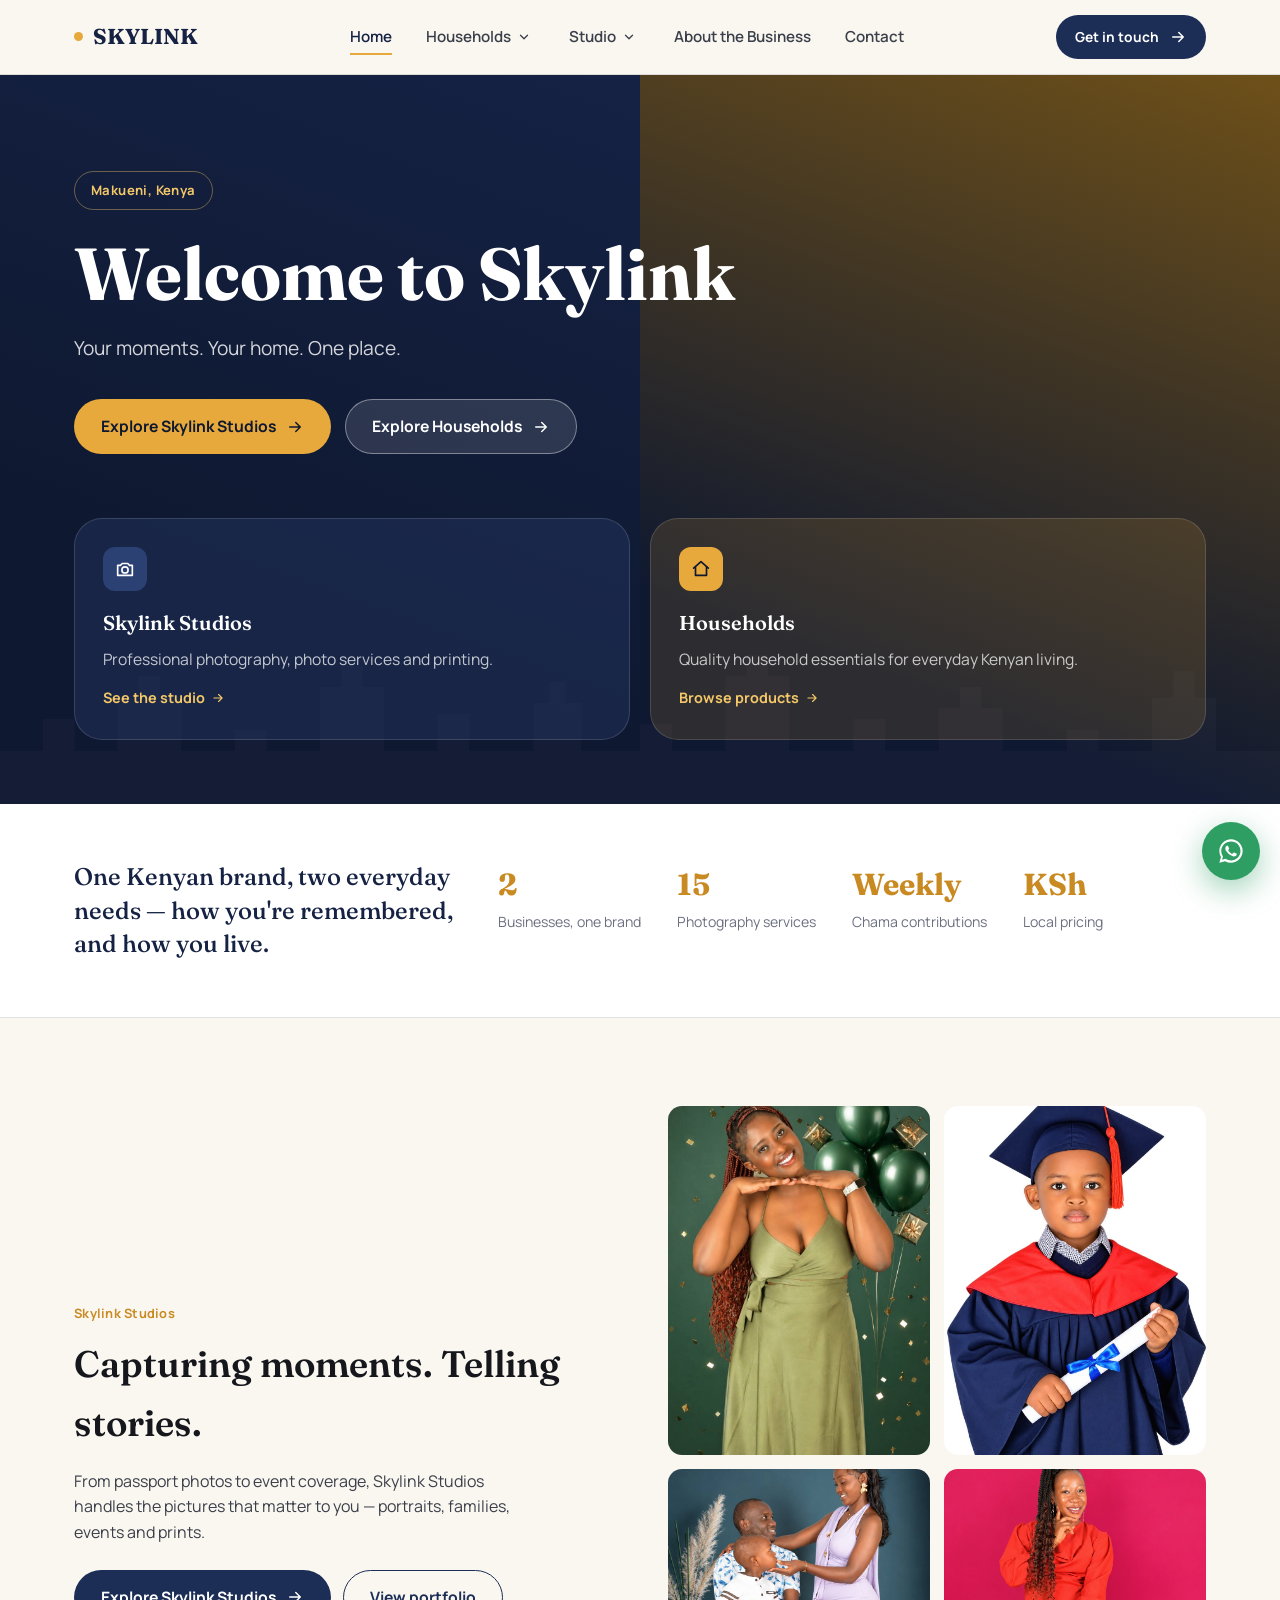
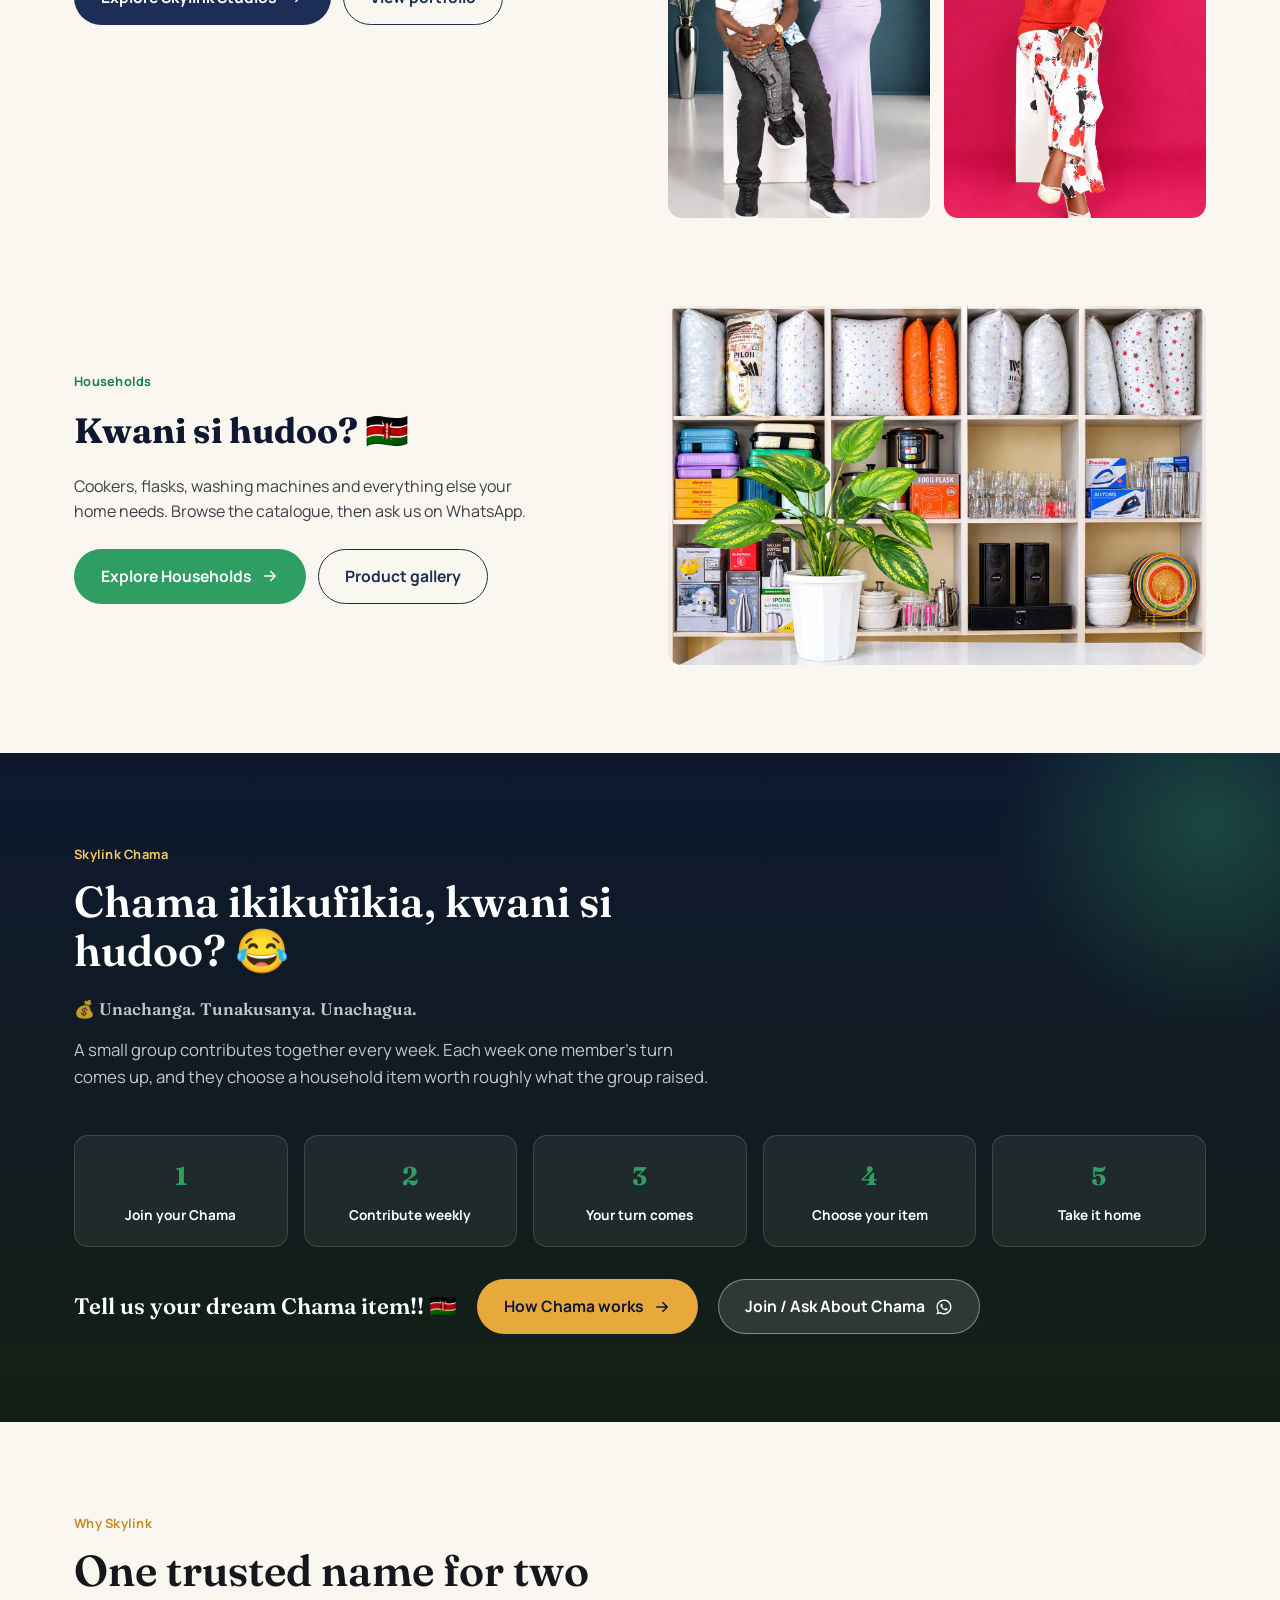
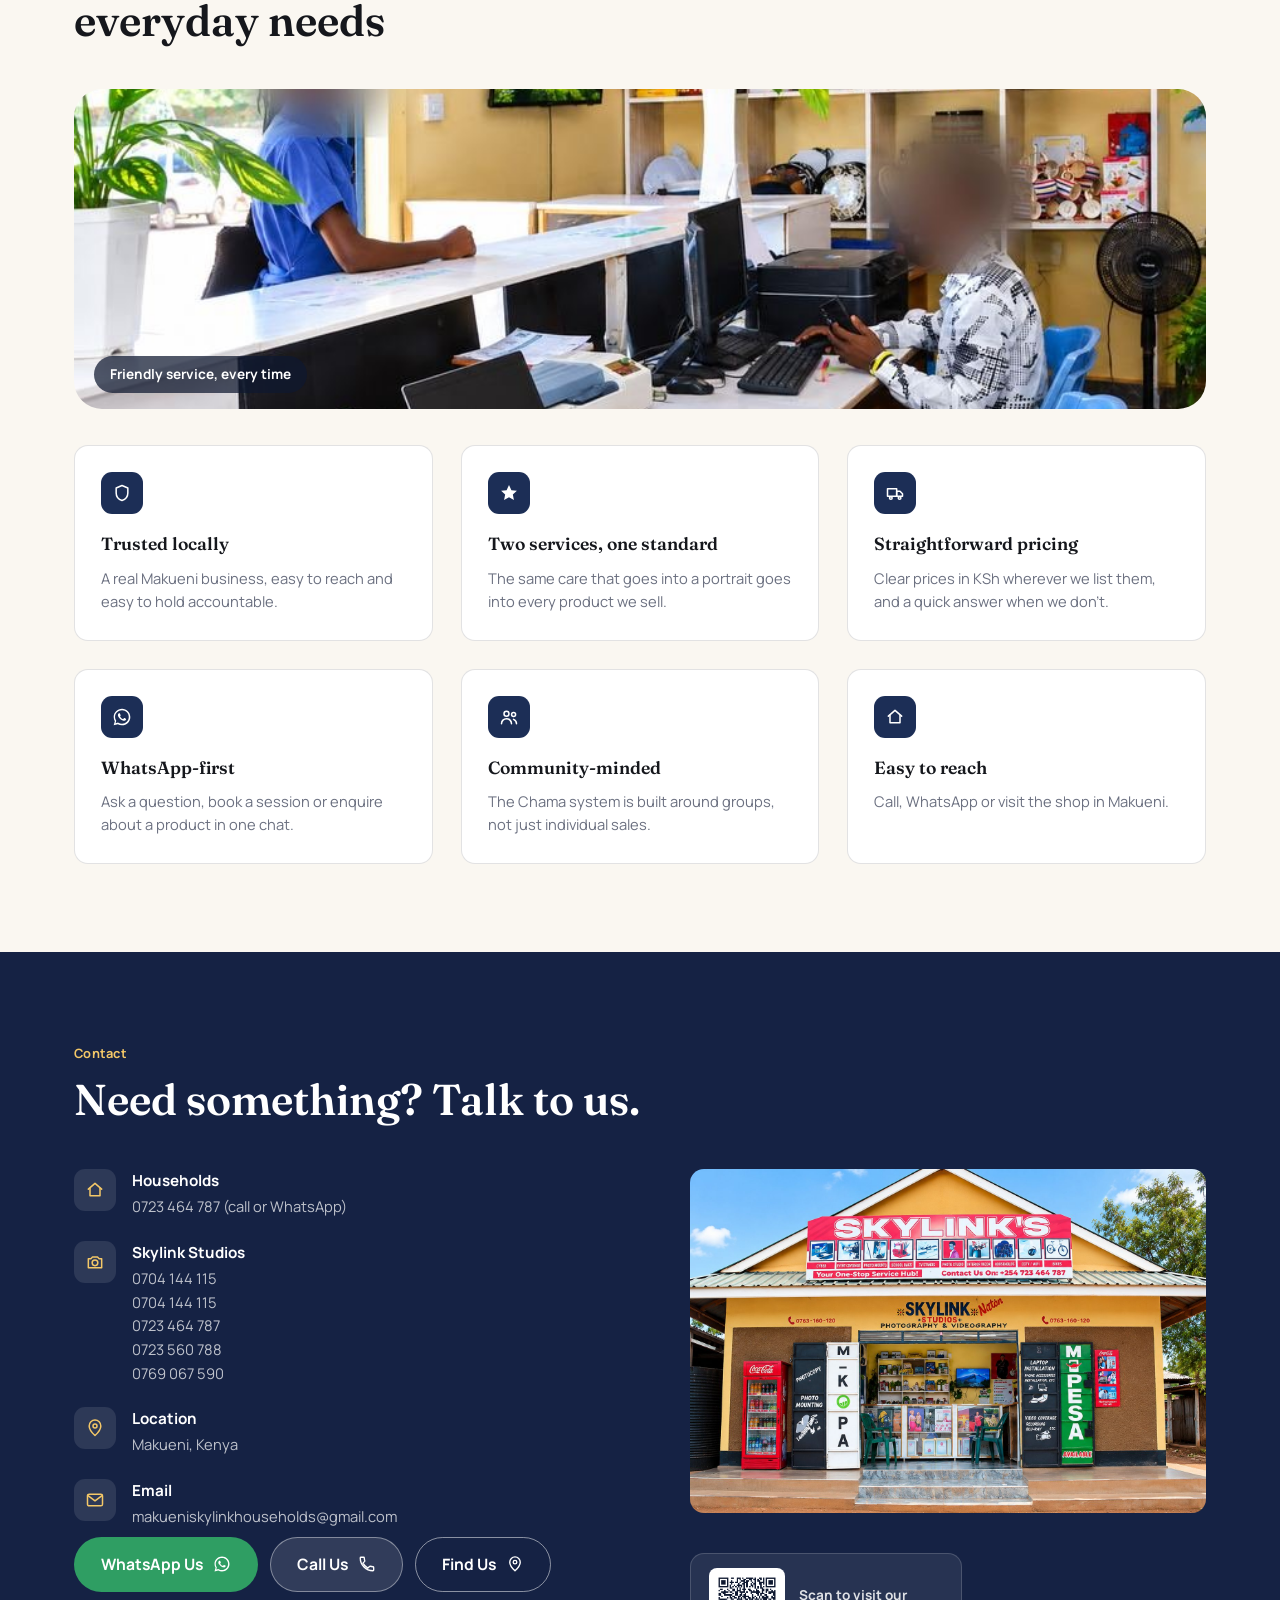
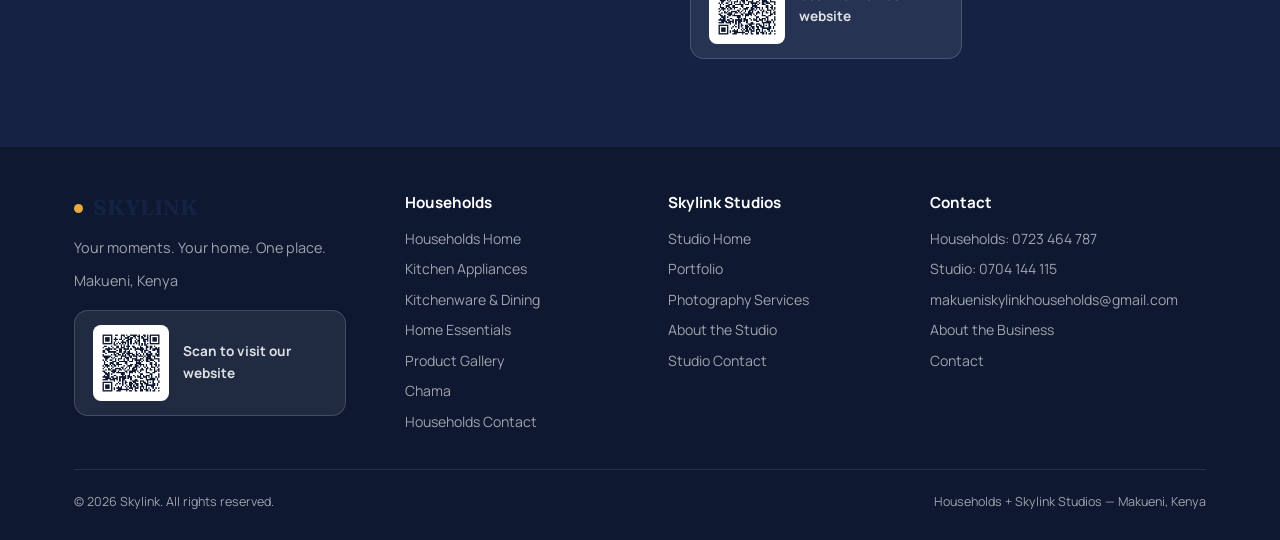
<file: index.html>
<!DOCTYPE html>
<html lang="en">
<head>
<meta charset="UTF-8">
<meta name="viewport" content="width=device-width, initial-scale=1, viewport-fit=cover">
<title>Skylink — Skylink Studios & Households | Makueni, Kenya</title>
<meta name="description" content="Skylink brings together Skylink Studios photography and Skylink Households home essentials under one Kenyan brand in Makueni. Explore the studio, browse household products, or join a Chama.">
<meta property="og:type" content="website">
<meta property="og:site_name" content="Skylink">
<meta property="og:title" content="Skylink — Skylink Studios & Households | Makueni, Kenya">
<meta property="og:description" content="Skylink brings together Skylink Studios photography and Skylink Households home essentials under one Kenyan brand in Makueni. Explore the studio, browse household products, or join a Chama.">
<meta property="og:image" content="assets/img/storefront.jpg">
<meta name="theme-color" content="#0E1830">
<link rel="icon" href="data:image/svg+xml,<svg xmlns=%22http://www.w3.org/2000/svg%22 viewBox=%220 0 100 100%22><text y=%22.9em%22 font-size=%2290%22>🏠</text></svg>">
<link rel="preconnect" href="https://fonts.googleapis.com">
<link rel="preconnect" href="https://fonts.gstatic.com" crossorigin>
<link href="https://fonts.googleapis.com/css2?family=Fraunces:opsz,wght@9..144,400;9..144,500;9..144,600;9..144,700;9..144,900&family=Manrope:wght@400;500;600;700;800&display=swap" rel="stylesheet">
<link rel="stylesheet" href="assets/css/style.css">
</head>
<body data-root="" data-page="index" data-branch="">
<a class="skip" href="#main">Skip to content</a>
<div id="site-header"><noscript><nav style="padding:16px;background:#0E1830"><a style="color:#fff;margin-right:14px" href="index.html">Home</a><a style="color:#fff;margin-right:14px" href="households/index.html">Households</a><a style="color:#fff;margin-right:14px" href="studio/index.html">Studio</a><a style="color:#fff;margin-right:14px" href="about.html">About</a><a style="color:#fff" href="contact.html">Contact</a></nav></noscript></div>
<main id="main">

<section class="hero">
  <div class="hero-split" aria-hidden="true"><div class="side-a"></div><div class="side-b"></div></div>
  <svg class="hero-skyline" viewBox="0 0 1200 140" preserveAspectRatio="none" aria-hidden="true"><path fill="rgba(255,255,255,0.05)" d="M0,140 L0,90 L40,90 L40,60 L70,60 L70,90 L110,90 L110,40 L130,40 L130,20 L150,20 L150,40 L170,40 L170,90 L220,90 L220,70 L250,70 L250,90 L300,90 L300,30 L320,30 L320,10 L340,10 L340,30 L360,30 L360,90 L410,90 L410,55 L440,55 L440,90 L500,90 L500,45 L515,45 L515,25 L530,25 L530,45 L545,45 L545,90 L600,90 L600,65 L630,65 L630,90 L680,90 L680,20 L700,20 L700,0 L720,0 L720,20 L740,20 L740,90 L800,90 L800,60 L830,60 L830,90 L880,90 L880,50 L900,50 L900,30 L920,30 L920,50 L940,50 L940,90 L1000,90 L1000,70 L1030,70 L1030,90 L1080,90 L1080,40 L1100,40 L1100,15 L1120,15 L1120,40 L1140,40 L1140,90 L1200,90 L1200,140 Z"/></svg>
  <div class="wrap hero-inner">
    <span class="hero-eyebrow fade-up">Makueni, Kenya</span>
    <h1 class="fade-up d1">Welcome to Skylink</h1>
    <p class="sub fade-up d2">Your moments. Your home. One place.</p>
    <div class="hero-ctas fade-up d3">
      <a href="studio/index.html" class="btn btn-gold">Explore Skylink Studios<svg><use href="#i-arrow"/></svg></a>
      <a href="households/index.html" class="btn btn-ghost-light">Explore Households<svg><use href="#i-arrow"/></svg></a>
    </div>
    <div class="hero-cards fade-up d4">
      <div class="hero-card a"><div class="icon"><svg><use href="#i-camera"/></svg></div><h3>Skylink Studios</h3>
        <p>Professional photography, photo services and printing.</p>
        <a href="studio/index.html" class="link">See the studio<svg width="14" height="14"><use href="#i-arrow"/></svg></a></div>
      <div class="hero-card b"><div class="icon"><svg><use href="#i-home"/></svg></div><h3>Households</h3>
        <p>Quality household essentials for everyday Kenyan living.</p>
        <a href="households/index.html" class="link">Browse products<svg width="14" height="14"><use href="#i-arrow"/></svg></a></div>
    </div>
  </div>
</section>

<section class="intro"><div class="wrap">
  <p class="lede">One Kenyan brand, two everyday needs — how you're remembered, and how you live.</p>
  <div class="facts">
    <div class="fact"><b>2</b><span>Businesses, one brand</span></div>
    <div class="fact"><b>15</b><span>Photography services</span></div>
    <div class="fact"><b>Weekly</b><span>Chama contributions</span></div>
    <div class="fact"><b>KSh</b><span>Local pricing</span></div>
  </div></div></section>

<section class="section" id="featured-photo"><div class="wrap"><div class="split-feature">
  <div>
    <span class="eyebrow">Skylink Studios</span>
    <h2 class="section-head" style="margin-bottom:0"><span style="font-family:var(--font-display);font-weight:600;font-size:clamp(1.7rem,3.4vw,2.3rem);display:block;margin-top:10px;color:var(--text)">Capturing moments. Telling stories.</span></h2>
    <p style="margin-top:16px;color:var(--text-soft);max-width:46ch">From passport photos to event coverage, Skylink Studios handles the pictures that matter to you — portraits, families, events and prints.</p>
    <div style="display:flex;gap:12px;flex-wrap:wrap;margin-top:24px">
      <a href="studio/index.html" class="btn btn-navy">Explore Skylink Studios<svg><use href="#i-arrow"/></svg></a>
      <a href="studio/portfolio.html" class="btn btn-outline">View portfolio</a></div>
  </div>
  <div class="photo-grid portrait">
    <div class="ph-photo" style=""><img src="assets/img/portfolio/p1.jpg" alt="Birthday portrait by Skylink Studios" loading="lazy"></div><div class="ph-photo" style=""><img src="assets/img/portfolio/w3.jpg" alt="Graduation portrait by Skylink Studios" loading="lazy"></div><div class="ph-photo" style=""><img src="assets/img/portfolio/p9.jpg" alt="Family portrait by Skylink Studios" loading="lazy"></div><div class="ph-photo" style=""><img src="assets/img/portfolio/u4.jpg" alt="Studio portrait by Skylink Studios" loading="lazy"></div>
  </div></div></div></section>

<section class="section" style="padding-top:0" id="featured-households"><div class="wrap"><div class="split-feature reverse">
  <div><div class="ph-photo" style="min-height:340px"><img src="assets/img/shelf-1.jpg" alt="Skylink Households shelves with cookware, glassware and small appliances" loading="lazy"></div></div>
  <div>
    <span class="eyebrow" style="color:var(--green-700)">Households</span>
    <p class="kwani" style="margin-top:10px">Kwani si hudoo? 🇰🇪</p>
    <p style="margin-top:14px;color:var(--text-soft);max-width:46ch">Cookers, flasks, washing machines and everything else your home needs. Browse the catalogue, then ask us on WhatsApp.</p>
    <div style="display:flex;gap:12px;flex-wrap:wrap;margin-top:24px">
      <a href="households/index.html" class="btn btn-green">Explore Households<svg><use href="#i-arrow"/></svg></a>
      <a href="households/product-gallery.html" class="btn btn-outline">Product gallery</a></div>
  </div></div></div></section>

<section class="section" id="chama"><div class="wrap">
  <div class="section-head">
    <span class="eyebrow">Skylink Chama</span>
    <h2>Chama ikikufikia, kwani si hudoo? 😂</h2>
    <p class="chama-lede" style="margin-top:20px">💰 Unachanga. Tunakusanya. Unachagua.</p>
    <p>A small group contributes together every week. Each week one member's turn comes up, and they choose a household item worth roughly what the group raised.</p>
  </div>
  <div class="chama-steps" style="margin-bottom:12px">
    <div class="chama-step"><div class="num">1</div><p>Join your Chama</p></div>
    <div class="chama-step"><div class="num">2</div><p>Contribute weekly</p></div>
    <div class="chama-step"><div class="num">3</div><p>Your turn comes</p></div>
    <div class="chama-step"><div class="num">4</div><p>Choose your item</p></div>
    <div class="chama-step"><div class="num">5</div><p>Take it home</p></div>
  </div>
  <div class="chama-cta">
    <h3>Tell us your dream Chama item!! 🇰🇪</h3>
    <a href="households/chama.html" class="btn btn-gold">How Chama works<svg><use href="#i-arrow"/></svg></a>
    <a data-wa="Hi Skylink, I'd like to know more about the Chama household purchasing plan." class="btn btn-ghost-light">Join / Ask About Chama<svg><use href="#i-whatsapp"/></svg></a>
  </div>
</div></section>

<section class="section" id="why"><div class="wrap">
  <div class="section-head"><span class="eyebrow">Why Skylink</span><h2>One trusted name for two everyday needs</h2></div>
  <div class="why-banner"><img src="assets/img/reception-blurred.jpg" alt="Customers being served at the Skylink front desk" loading="lazy"><span class="cap">Friendly service, every time</span></div>
  <div class="why-grid">
    <div class="why-card"><div class="icon"><svg><use href="#i-shield"/></svg></div><h3>Trusted locally</h3><p>A real Makueni business, easy to reach and easy to hold accountable.</p></div>
    <div class="why-card"><div class="icon"><svg><use href="#i-star"/></svg></div><h3>Two services, one standard</h3><p>The same care that goes into a portrait goes into every product we sell.</p></div>
    <div class="why-card"><div class="icon"><svg><use href="#i-truck"/></svg></div><h3>Straightforward pricing</h3><p>Clear prices in KSh wherever we list them, and a quick answer when we don't.</p></div>
    <div class="why-card"><div class="icon"><svg><use href="#i-whatsapp"/></svg></div><h3>WhatsApp-first</h3><p>Ask a question, book a session or enquire about a product in one chat.</p></div>
    <div class="why-card"><div class="icon"><svg><use href="#i-users"/></svg></div><h3>Community-minded</h3><p>The Chama system is built around groups, not just individual sales.</p></div>
    <div class="why-card"><div class="icon"><svg><use href="#i-home"/></svg></div><h3>Easy to reach</h3><p>Call, WhatsApp or visit the shop in Makueni.</p></div>
  </div></div></section>

<section class="section" id="contact"><div class="wrap">
  <div class="section-head"><span class="eyebrow">Contact</span><h2>Need something? Talk to us.</h2></div>
  <div class="contact-grid">
    <div>
      <div class="contact-list">
        <div class="contact-row"><div class="icon"><svg><use href="#i-home"/></svg></div><div><h4>Households</h4><p><a class="tel" data-tel="households" data-show></a> (call or WhatsApp)</p></div></div>
        <div class="contact-row"><div class="icon"><svg><use href="#i-camera"/></svg></div><div><h4>Skylink Studios</h4><p><a class="tel" data-tel="studio:0" data-show></a><br><a class="tel" data-tel="studio:0" data-show></a><br><a class="tel" data-tel="studio:2" data-show></a><br><a class="tel" data-tel="studio:3" data-show></a><br><a class="tel" data-tel="studio:4" data-show></a></p></div></div>
        <div class="contact-row"><div class="icon"><svg><use href="#i-pin"/></svg></div><div><h4>Location</h4><p>Makueni, Kenya</p></div></div>
        <div class="contact-row"><div class="icon"><svg><use href="#i-mail"/></svg></div><div><h4>Email</h4><p><a data-email></a></p></div></div>
      </div>
      <div class="contact-btns">
        <a data-wa="Hi Skylink, I have a question." class="btn btn-green">WhatsApp Us<svg><use href="#i-whatsapp"/></svg></a>
        <a data-tel="households" class="btn btn-ghost-light">Call Us<svg><use href="#i-phone"/></svg></a>
        <a data-maps class="btn btn-outline" style="border-color:rgba(255,255,255,0.5);color:var(--white)">Find Us<svg><use href="#i-pin"/></svg></a>
      </div>
    </div>
    <div>
      <div class="shop-photo" style="margin-bottom:16px"><img src="assets/img/storefront.jpg" alt="Skylink shop front in Makueni" loading="lazy"></div>
      <div class="qr-box"><img src="assets/img/qr-skylink.png" alt="QR code linking to the Skylink website" width="76" height="76"><span>Scan to visit our website</span></div>
    </div>
  </div></div></section>

</main>
<div id="site-footer"></div>
<script src="assets/js/config.js"></script>
<script src="assets/js/products.js"></script>
<script src="assets/js/site.js"></script>

</body>
</html>
</file>
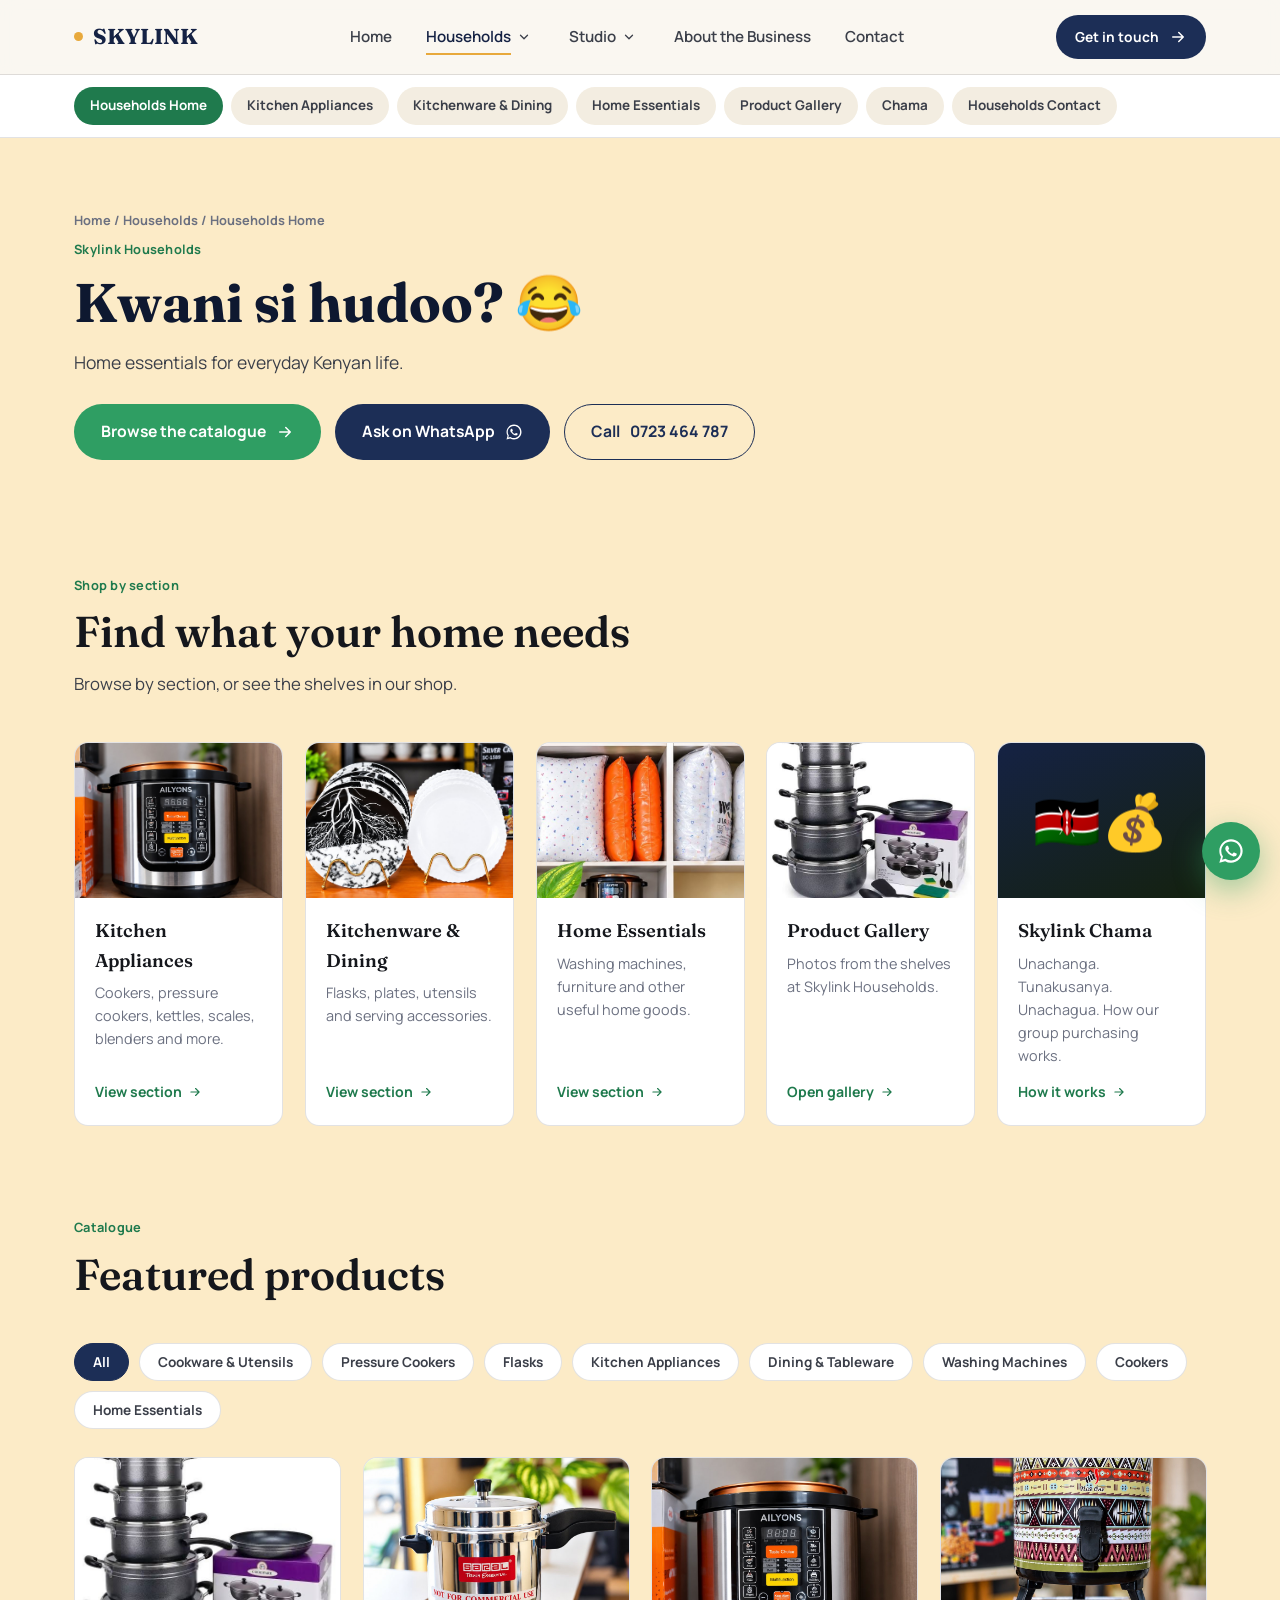
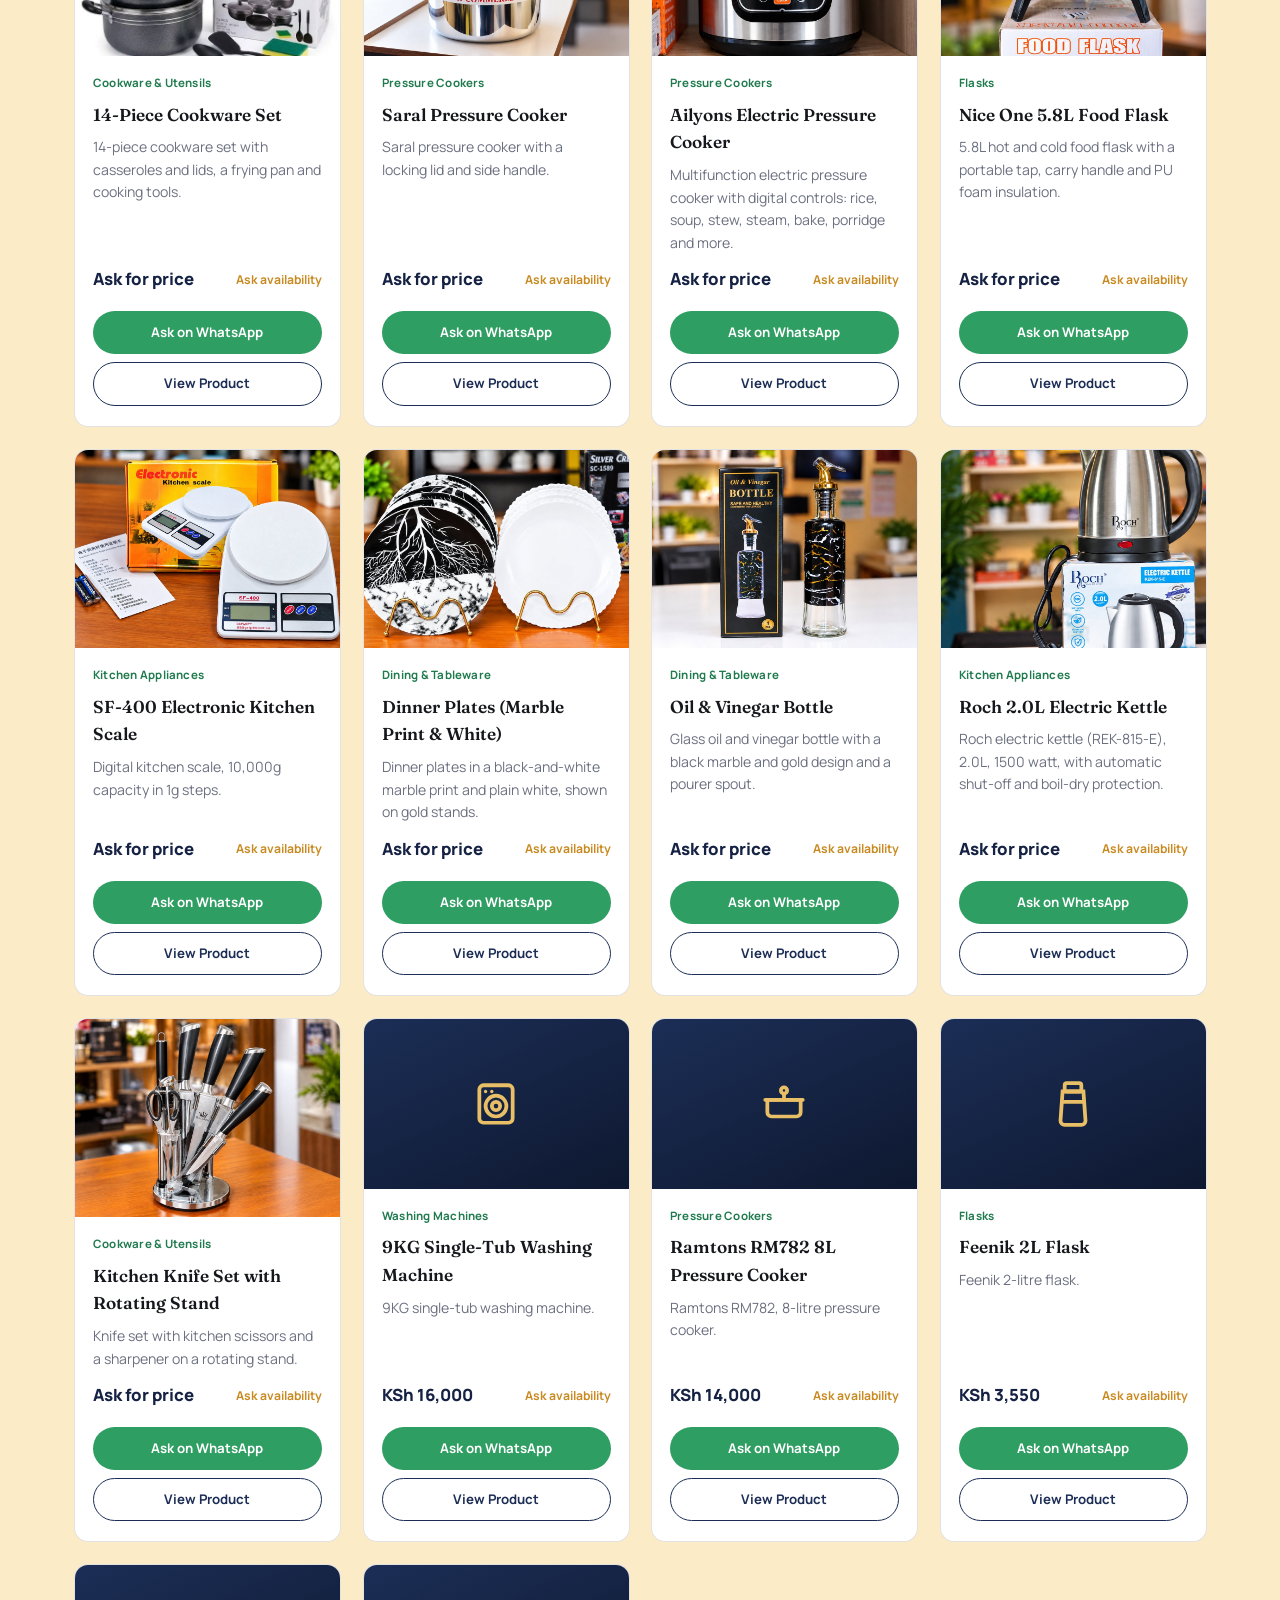
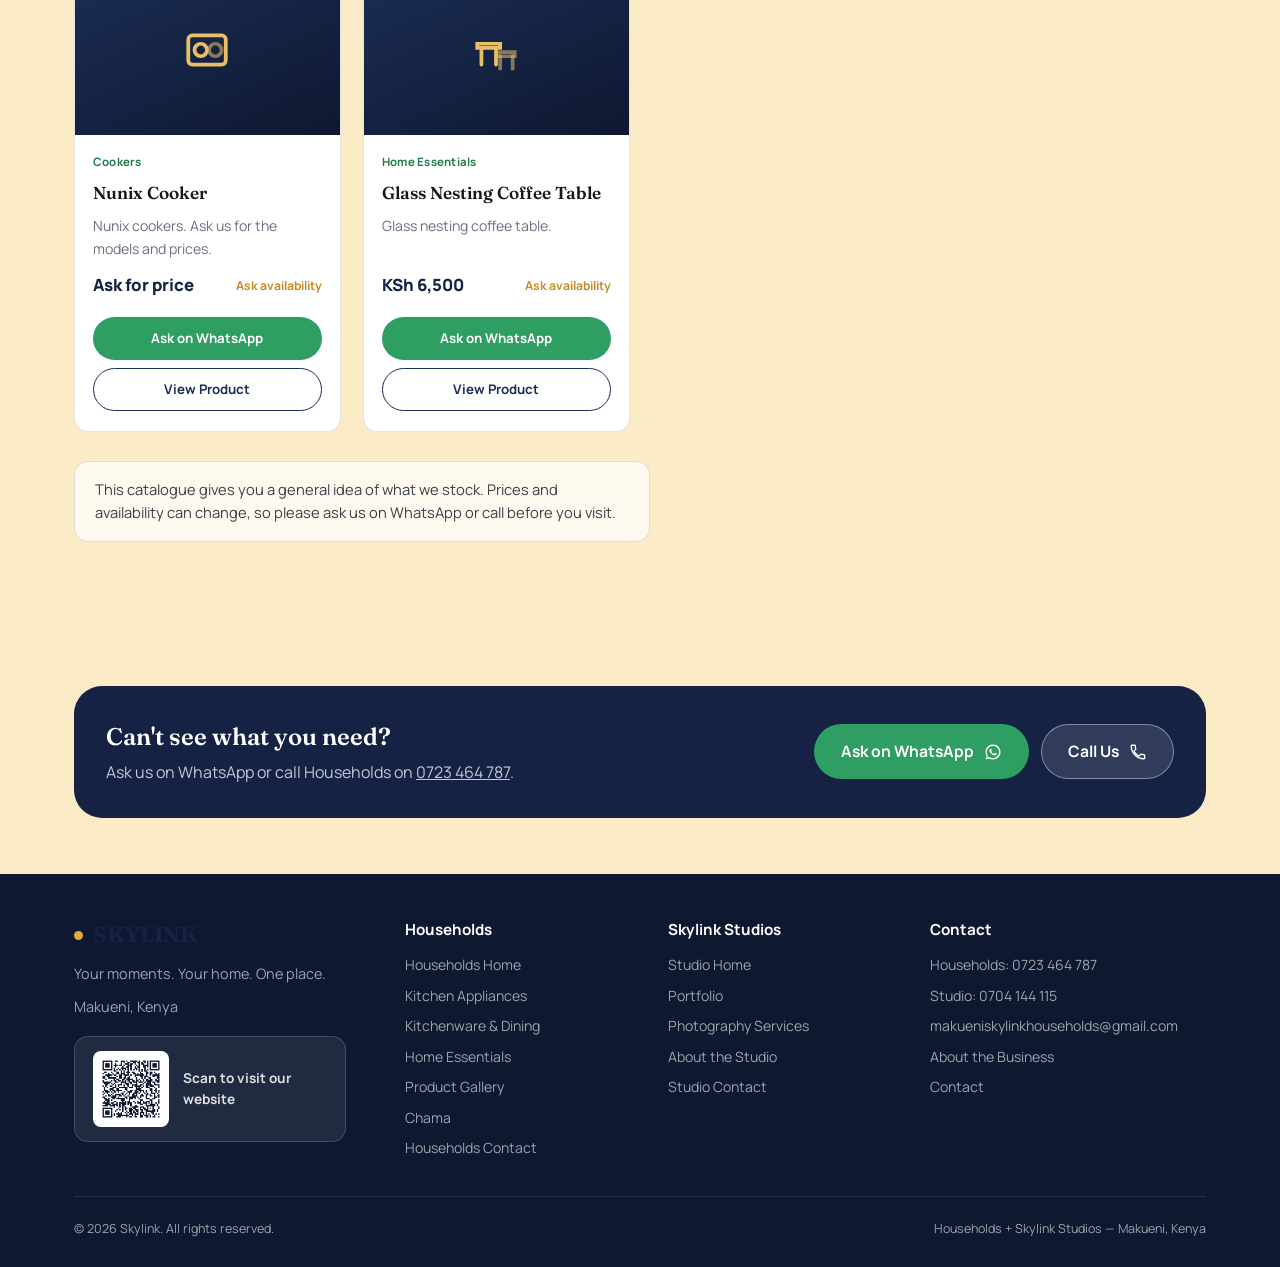
<file: households/index.html>
<!DOCTYPE html>
<html lang="en">
<head>
<meta charset="UTF-8">
<meta name="viewport" content="width=device-width, initial-scale=1, viewport-fit=cover">
<title>Skylink Households — Home Essentials in Makueni | Kwani si hudoo?</title>
<meta name="description" content="Skylink Households: cookers, pressure cookers, flasks, washing machines and home essentials in Makueni, Kenya. Browse the catalogue and ask on WhatsApp.">
<meta property="og:type" content="website">
<meta property="og:site_name" content="Skylink">
<meta property="og:title" content="Skylink Households — Home Essentials in Makueni | Kwani si hudoo?">
<meta property="og:description" content="Skylink Households: cookers, pressure cookers, flasks, washing machines and home essentials in Makueni, Kenya. Browse the catalogue and ask on WhatsApp.">
<meta property="og:image" content="../assets/img/storefront.jpg">
<meta name="theme-color" content="#0E1830">
<link rel="icon" href="data:image/svg+xml,<svg xmlns=%22http://www.w3.org/2000/svg%22 viewBox=%220 0 100 100%22><text y=%22.9em%22 font-size=%2290%22>🏠</text></svg>">
<link rel="preconnect" href="https://fonts.googleapis.com">
<link rel="preconnect" href="https://fonts.gstatic.com" crossorigin>
<link href="https://fonts.googleapis.com/css2?family=Fraunces:opsz,wght@9..144,400;9..144,500;9..144,600;9..144,700;9..144,900&family=Manrope:wght@400;500;600;700;800&display=swap" rel="stylesheet">
<link rel="stylesheet" href="../assets/css/style.css">
</head>
<body data-root="../" data-page="households/index" data-branch="households">
<a class="skip" href="#main">Skip to content</a>
<div id="site-header"><noscript><nav style="padding:16px;background:#0E1830"><a style="color:#fff;margin-right:14px" href="../index.html">Home</a><a style="color:#fff;margin-right:14px" href="../households/index.html">Households</a><a style="color:#fff;margin-right:14px" href="../studio/index.html">Studio</a><a style="color:#fff;margin-right:14px" href="../about.html">About</a><a style="color:#fff" href="../contact.html">Contact</a></nav></noscript></div>
<main id="main">
<section class="page-hero house"><div class="wrap">
  <div class="crumbs"><a href="../index.html">Home</a> / <a href="../households/index.html">Households</a> / Households Home</div>
  <span class="eyebrow">Skylink Households</span><h1>Kwani si hudoo? 😂</h1><p class="lead">Home essentials for everyday Kenyan life.</p><div class="hero-ctas"><a href="#catalogue" class="btn btn-green">Browse the catalogue<svg><use href="#i-arrow"/></svg></a>
 <a data-wa="Hi Skylink, I'd like to know what household items you have." class="btn btn-navy">Ask on WhatsApp<svg><use href="#i-whatsapp"/></svg></a>
 <a data-tel="households" class="btn btn-outline">Call <span data-num="households"></span></a></div></div></section>
<section class="section sec-gold" style="padding-top:56px"><div class="wrap">
  <div class="section-head"><span class="eyebrow">Shop by section</span><h2>Find what your home needs</h2>
  <p>Browse by section, or see the shelves in our shop.</p></div>
  <div class="link-grid">
    <a class="link-card" href="../households/kitchen-appliances.html"><div class="thumb"><img src="../assets/img/products/ailyons-pressure-cooker.jpg" alt="Ailyons electric pressure cooker at Skylink Households" loading="lazy"></div><div class="body"><h3>Kitchen Appliances</h3><p>Cookers, pressure cookers, kettles, scales, blenders and more.</p><span class="go">View section<svg><use href="#i-arrow"/></svg></span></div></a>
    <a class="link-card" href="../households/kitchenware-dining.html"><div class="thumb"><img src="../assets/img/products/plates-set.jpg" alt="Dinner plates at Skylink Households" loading="lazy"></div><div class="body"><h3>Kitchenware &amp; Dining</h3><p>Flasks, plates, utensils and serving accessories.</p><span class="go">View section<svg><use href="#i-arrow"/></svg></span></div></a>
    <a class="link-card" href="../households/home-essentials.html"><div class="thumb"><img src="../assets/img/shelf-pillows.jpg" alt="Pillows and soft furnishings on the Skylink shelves" loading="lazy" style="object-position:center"></div><div class="body"><h3>Home Essentials</h3><p>Washing machines, furniture and other useful home goods.</p><span class="go">View section<svg><use href="#i-arrow"/></svg></span></div></a>
    <a class="link-card" href="../households/product-gallery.html"><div class="thumb"><img src="../assets/img/products/cookware-set.jpg" alt="Cookware set at Skylink Households" loading="lazy"></div><div class="body"><h3>Product Gallery</h3><p>Photos from the shelves at Skylink Households.</p><span class="go">Open gallery<svg><use href="#i-arrow"/></svg></span></div></a>
    <a class="link-card" href="../households/chama.html"><div class="thumb" style="background:linear-gradient(155deg,var(--navy-800),#14210F);display:flex;align-items:center;justify-content:center;font-size:3.4rem">🇰🇪💰</div><div class="body"><h3>Skylink Chama</h3><p>Unachanga. Tunakusanya. Unachagua. How our group purchasing works.</p><span class="go">How it works<svg><use href="#i-arrow"/></svg></span></div></a>
  </div></div></section>

<section class="section sec-gold" id="catalogue" style="padding-top:0"><div class="wrap">
  <div class="section-head"><span class="eyebrow">Catalogue</span><h2>Featured products</h2></div>
  <div data-products="all">
    <select class="cat-select" aria-label="Filter products by category"></select>
    <div class="tabs products"></div>
    <div class="product-grid"></div>
  </div>
  <p class="catalogue-note">This catalogue gives you a general idea of what we stock. Prices and availability can change, so please ask us on WhatsApp or call before you visit.</p>
</div></section>
<section class="section tight sec-gold"><div class="wrap"><div class="cta-band">
  <div><h3>Can't see what you need?</h3><p>Ask us on WhatsApp or call Households on <a data-tel="households" style="text-decoration:underline"><span data-num="households"></span></a>.</p></div>
  <div class="row"><a class="btn btn-green" data-wa="Hi Skylink, I'd like to know what household items you have.">Ask on WhatsApp<svg><use href="#i-whatsapp"/></svg></a>
  <a class="btn btn-ghost-light" data-tel="households">Call Us<svg><use href="#i-phone"/></svg></a></div></div></div></section>
</main>
<div id="site-footer"></div>
<script src="../assets/js/config.js"></script>
<script src="../assets/js/products.js"></script>
<script src="../assets/js/site.js"></script>

</body>
</html>
</file>
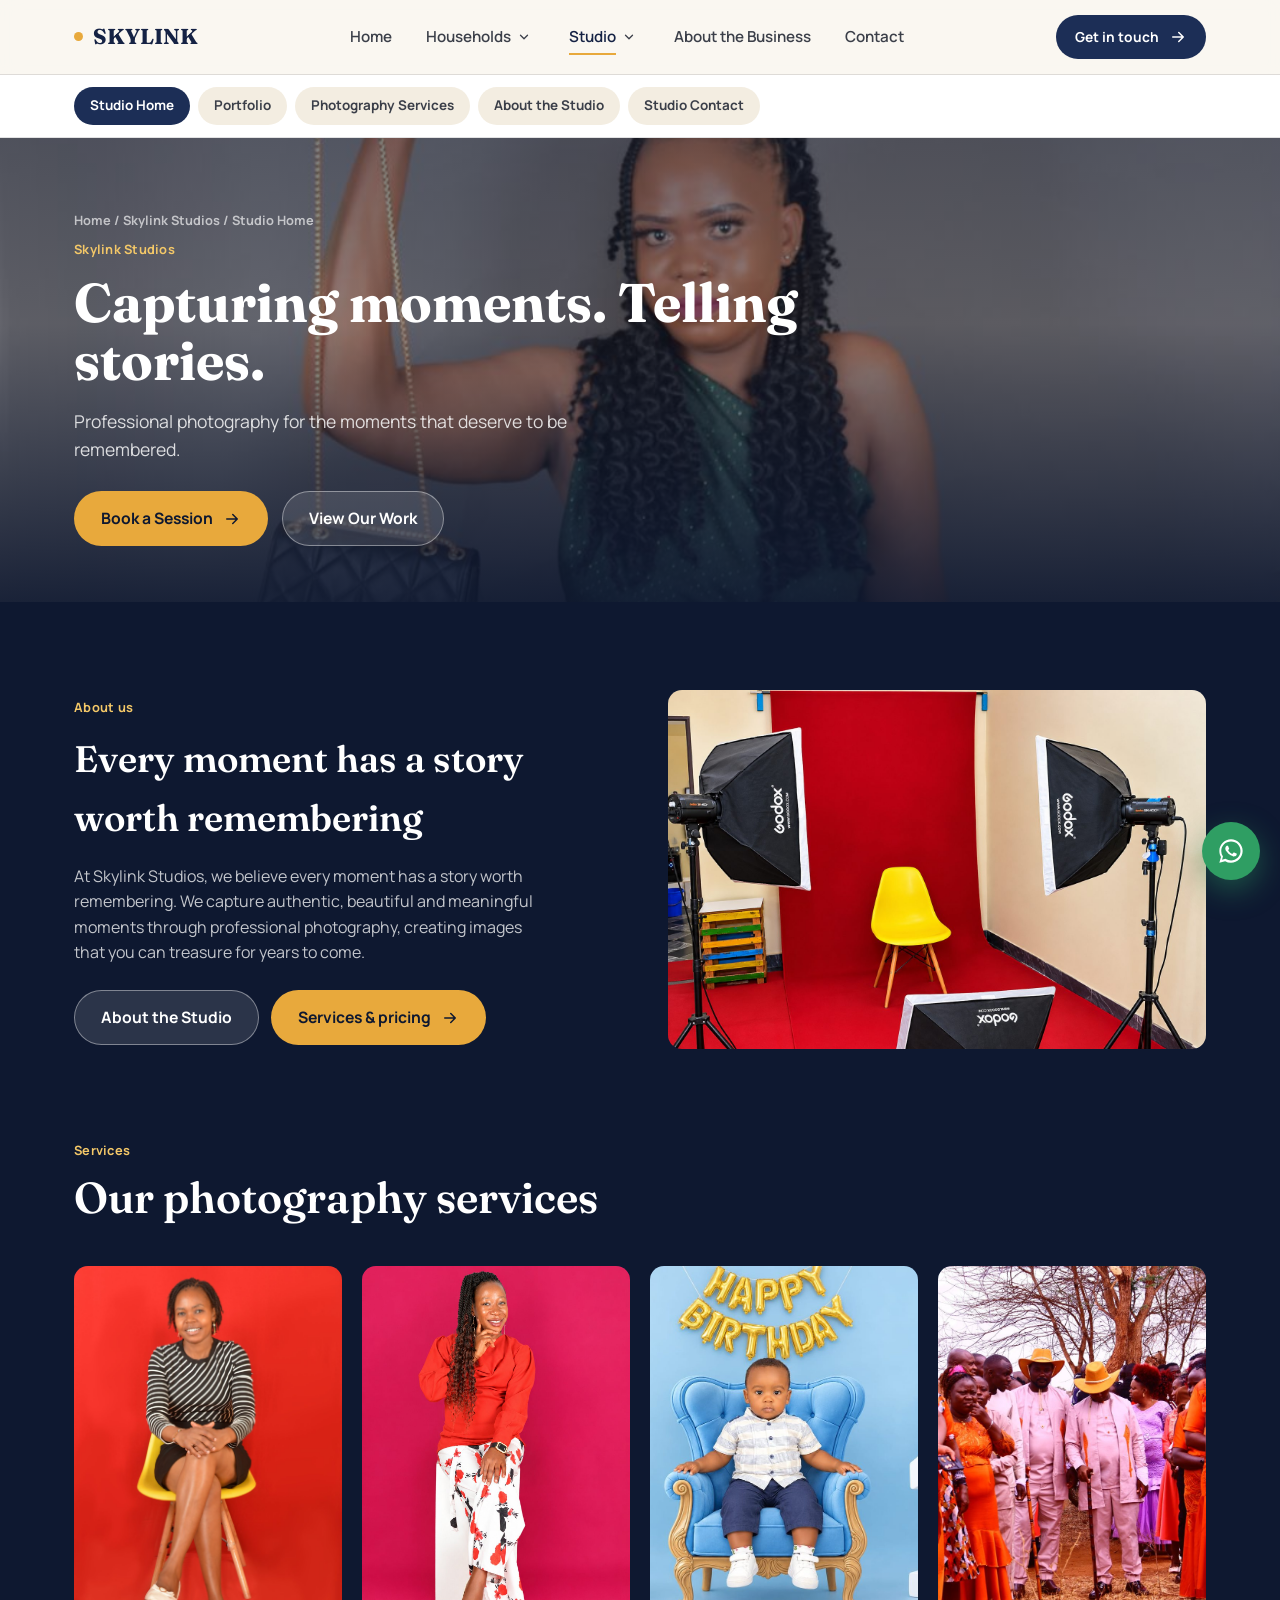
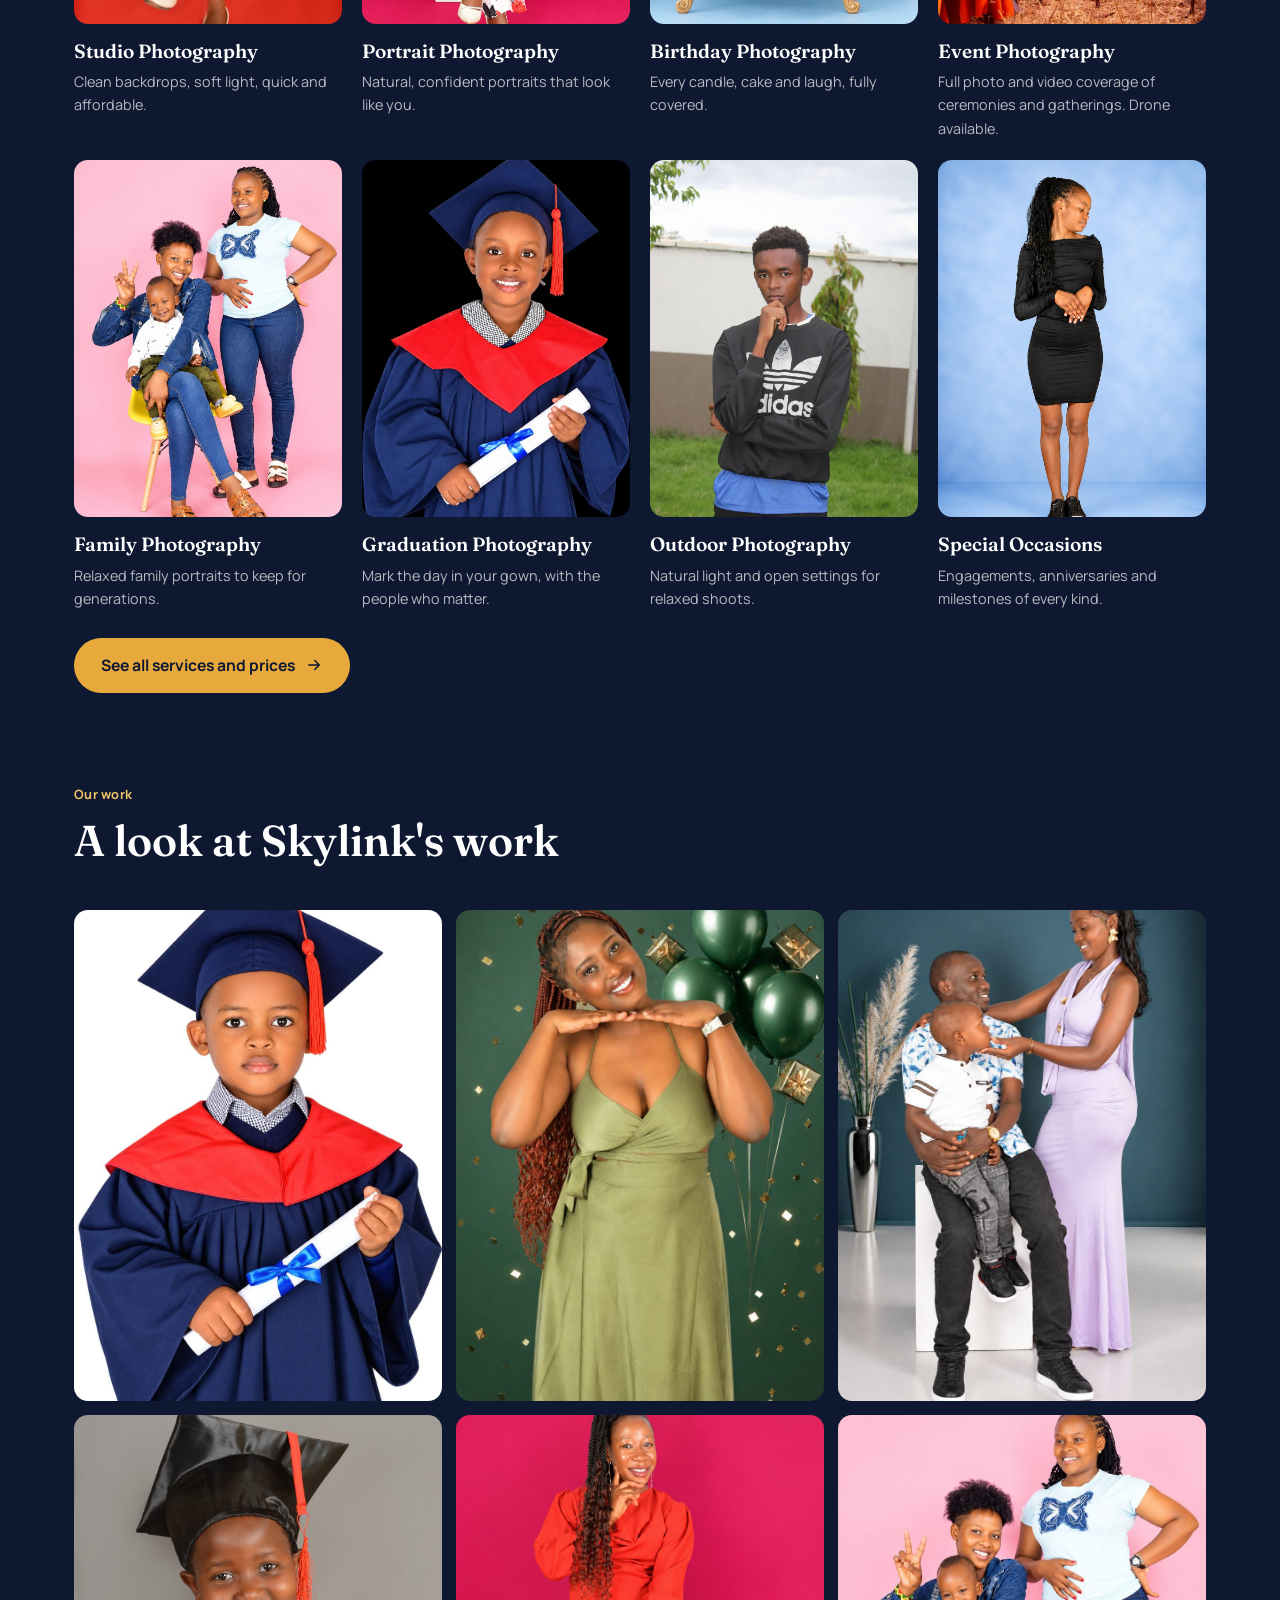
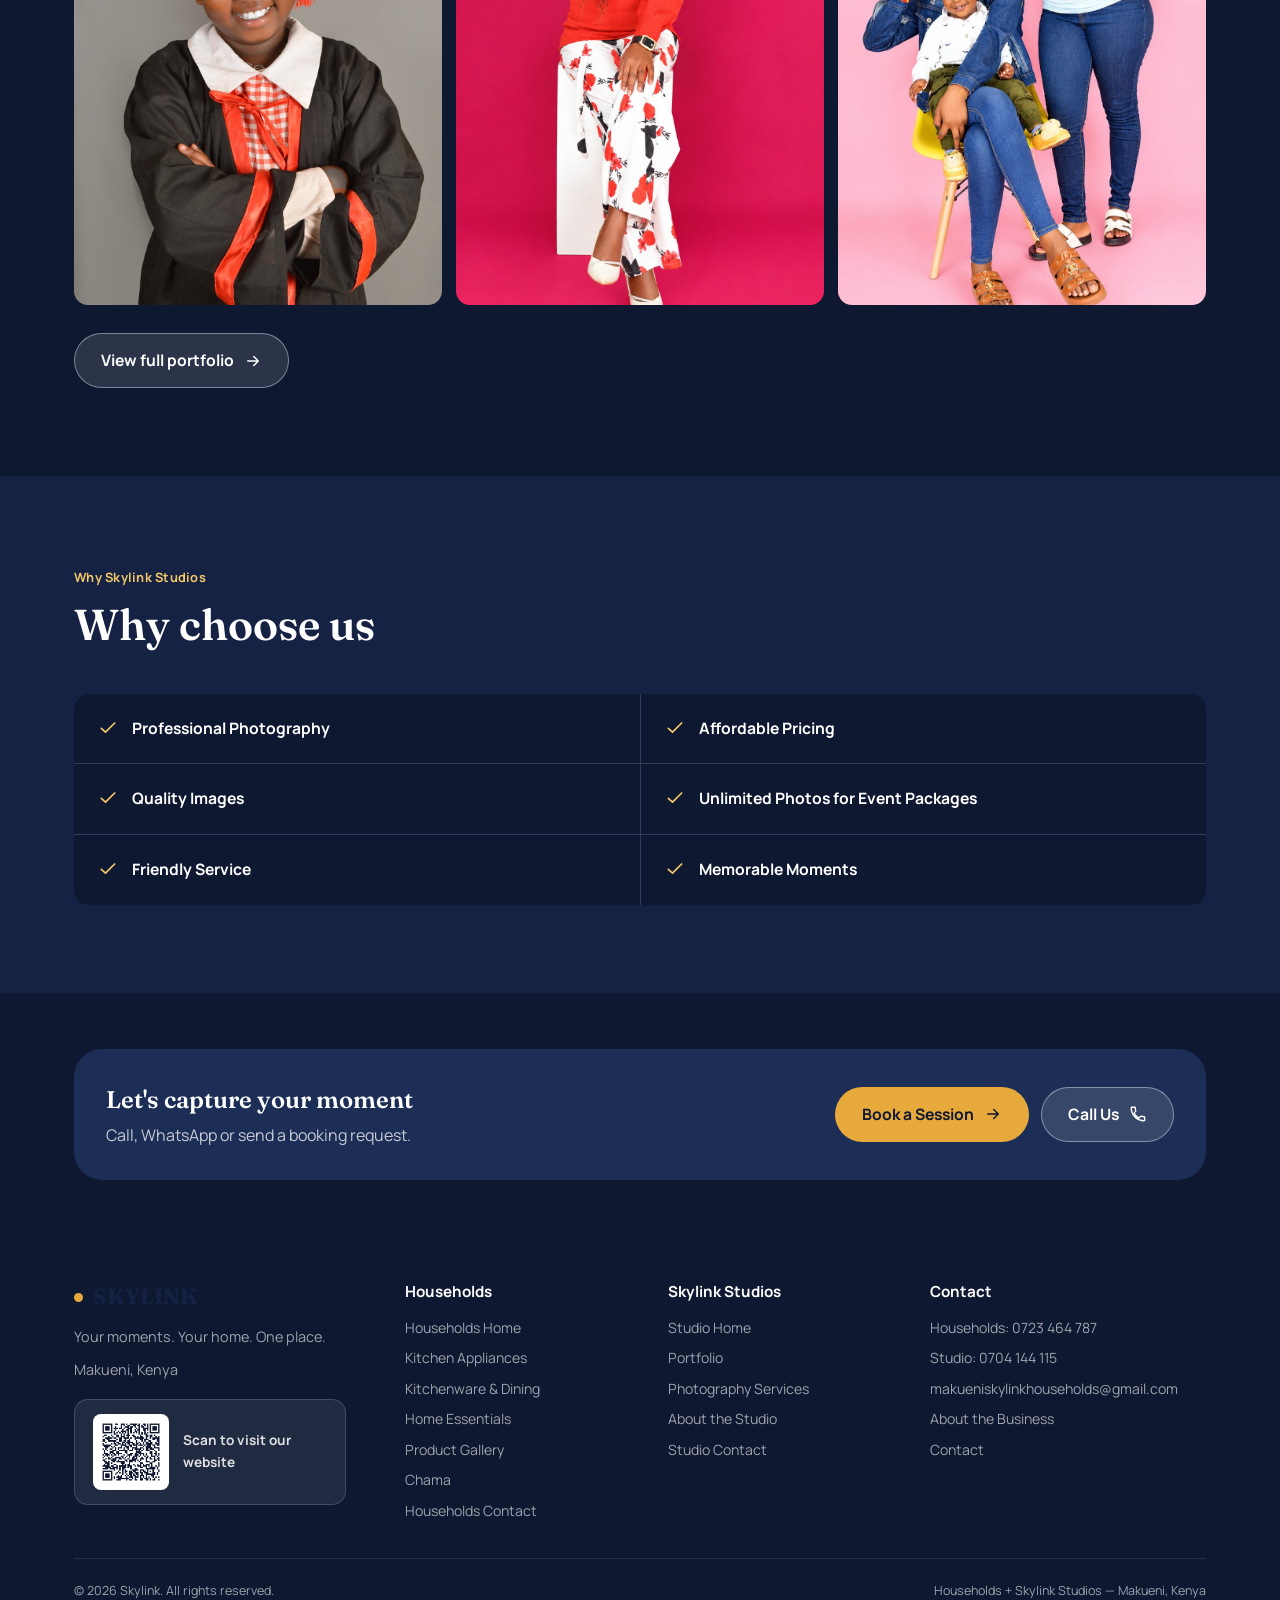
<file: studio/index.html>
<!DOCTYPE html>
<html lang="en">
<head>
<meta charset="UTF-8">
<meta name="viewport" content="width=device-width, initial-scale=1, viewport-fit=cover">
<title>Skylink Studios — Photography in Makueni | Capturing moments. Telling stories.</title>
<meta name="description" content="Skylink Studios offers professional photography in Makueni: portraits, birthdays, graduations, family and event photography, passport and ID photos, printing and editing.">
<meta property="og:type" content="website">
<meta property="og:site_name" content="Skylink">
<meta property="og:title" content="Skylink Studios — Photography in Makueni | Capturing moments. Telling stories.">
<meta property="og:description" content="Skylink Studios offers professional photography in Makueni: portraits, birthdays, graduations, family and event photography, passport and ID photos, printing and editing.">
<meta property="og:image" content="../assets/img/storefront.jpg">
<meta name="theme-color" content="#0E1830">
<link rel="icon" href="data:image/svg+xml,<svg xmlns=%22http://www.w3.org/2000/svg%22 viewBox=%220 0 100 100%22><text y=%22.9em%22 font-size=%2290%22>🏠</text></svg>">
<link rel="preconnect" href="https://fonts.googleapis.com">
<link rel="preconnect" href="https://fonts.gstatic.com" crossorigin>
<link href="https://fonts.googleapis.com/css2?family=Fraunces:opsz,wght@9..144,400;9..144,500;9..144,600;9..144,700;9..144,900&family=Manrope:wght@400;500;600;700;800&display=swap" rel="stylesheet">
<link rel="stylesheet" href="../assets/css/style.css">
</head>
<body data-root="../" data-page="studio/index" data-branch="studio">
<a class="skip" href="#main">Skip to content</a>
<div id="site-header"><noscript><nav style="padding:16px;background:#0E1830"><a style="color:#fff;margin-right:14px" href="../index.html">Home</a><a style="color:#fff;margin-right:14px" href="../households/index.html">Households</a><a style="color:#fff;margin-right:14px" href="../studio/index.html">Studio</a><a style="color:#fff;margin-right:14px" href="../about.html">About</a><a style="color:#fff" href="../contact.html">Contact</a></nav></noscript></div>
<main id="main">
<section class="page-hero photo" style="background-image:url('../assets/img/portfolio/n1.jpg')"><div class="wrap">
  <div class="crumbs"><a href="../index.html">Home</a> / <a href="../studio/index.html">Skylink Studios</a> / Studio Home</div>
  <span class="eyebrow">Skylink Studios</span><h1>Capturing moments. Telling stories.</h1><p class="lead">Professional photography for the moments that deserve to be remembered.</p><div class="hero-ctas"><a data-wa="Hi Skylink, I'd like to book a photography session." data-wa-to="studio" class="btn btn-gold">Book a Session<svg><use href="#i-arrow"/></svg></a><a href="../studio/portfolio.html" class="btn btn-ghost-light">View Our Work</a></div></div></section>
<section class="section sec-navy"><div class="wrap"><div class="split-feature">
  <div><span class="eyebrow">About us</span><h2 style="font-family:var(--font-display);font-weight:600;font-size:clamp(1.7rem,3.4vw,2.3rem);margin-top:10px;color:#fff">Every moment has a story worth remembering</h2>
  <p style="margin-top:16px;color:rgba(255,255,255,0.75);max-width:48ch">At Skylink Studios, we believe every moment has a story worth remembering. We capture authentic, beautiful and meaningful moments through professional photography, creating images that you can treasure for years to come.</p>
  <div style="display:flex;gap:12px;flex-wrap:wrap;margin-top:24px"><a href="../studio/about.html" class="btn btn-ghost-light">About the Studio</a><a href="../studio/services.html" class="btn btn-gold">Services &amp; pricing<svg><use href="#i-arrow"/></svg></a></div></div>
  <div class="ph-photo" style="min-height:300px"><img src="../assets/img/studio-lights.jpg" alt="Skylink studio with softbox lighting and red backdrop" loading="lazy"></div>
</div></div></section>

<section class="section sec-navy" style="padding-top:0"><div class="wrap">
  <div class="section-head"><span class="eyebrow">Services</span><h2>Our photography services</h2></div>
  <div class="svc-grid"><div class="svc-card"><div class="thumb"><img src="../assets/img/portfolio/u3.jpg" alt="Studio Photography by Skylink Studios" loading="lazy"></div><h3>Studio Photography</h3><p>Clean backdrops, soft light, quick and affordable.</p></div><div class="svc-card"><div class="thumb"><img src="../assets/img/portfolio/u4.jpg" alt="Portrait Photography by Skylink Studios" loading="lazy"></div><h3>Portrait Photography</h3><p>Natural, confident portraits that look like you.</p></div><div class="svc-card"><div class="thumb"><img src="../assets/img/portfolio/w2.jpg" alt="Birthday Photography by Skylink Studios" loading="lazy"></div><h3>Birthday Photography</h3><p>Every candle, cake and laugh, fully covered.</p></div><div class="svc-card"><div class="thumb"><img src="../assets/img/portfolio/w5.jpg" alt="Event Photography by Skylink Studios" loading="lazy"></div><h3>Event Photography</h3><p>Full photo and video coverage of ceremonies and gatherings. Drone available.</p></div><div class="svc-card"><div class="thumb"><img src="../assets/img/portfolio/w10.jpg" alt="Family Photography by Skylink Studios" loading="lazy"></div><h3>Family Photography</h3><p>Relaxed family portraits to keep for generations.</p></div><div class="svc-card"><div class="thumb"><img src="../assets/img/portfolio/w4.jpg" alt="Graduation Photography by Skylink Studios" loading="lazy"></div><h3>Graduation Photography</h3><p>Mark the day in your gown, with the people who matter.</p></div><div class="svc-card"><div class="thumb"><img src="../assets/img/portfolio/w6.jpg" alt="Outdoor Photography by Skylink Studios" loading="lazy"></div><h3>Outdoor Photography</h3><p>Natural light and open settings for relaxed shoots.</p></div><div class="svc-card"><div class="thumb"><img src="../assets/img/portfolio/u7.jpg" alt="Special Occasions by Skylink Studios" loading="lazy"></div><h3>Special Occasions</h3><p>Engagements, anniversaries and milestones of every kind.</p></div></div>
  <div style="margin-top:28px"><a href="../studio/services.html" class="btn btn-gold">See all services and prices<svg><use href="#i-arrow"/></svg></a></div>
</div></section>

<section class="section sec-navy" style="padding-top:0"><div class="wrap">
  <div class="section-head"><span class="eyebrow">Our work</span><h2>A look at Skylink's work</h2></div>
  <div class="photo-grid portrait three">
    <div class="ph-photo" style=""><img src="../assets/img/portfolio/w3.jpg" alt="Graduation portrait by Skylink Studios" loading="lazy"></div><div class="ph-photo" style=""><img src="../assets/img/portfolio/p1.jpg" alt="Birthday portrait by Skylink Studios" loading="lazy"></div><div class="ph-photo" style=""><img src="../assets/img/portfolio/p9.jpg" alt="Family portrait by Skylink Studios" loading="lazy"></div>
    <div class="ph-photo" style=""><img src="../assets/img/portfolio/n3.jpg" alt="Graduation portrait by Skylink Studios" loading="lazy"></div><div class="ph-photo" style=""><img src="../assets/img/portfolio/u4.jpg" alt="Studio portrait by Skylink Studios" loading="lazy"></div><div class="ph-photo" style=""><img src="../assets/img/portfolio/w10.jpg" alt="Family portrait by Skylink Studios" loading="lazy"></div>
  </div>
  <div style="margin-top:28px"><a href="../studio/portfolio.html" class="btn btn-ghost-light">View full portfolio<svg><use href="#i-arrow"/></svg></a></div>
</div></section>

<section class="section sec-navy2"><div class="wrap">
  <div class="section-head"><span class="eyebrow">Why Skylink Studios</span><h2>Why choose us</h2></div>
  <div class="service-list"><div class="service-item"><svg><use href="#i-check"/></svg><div><strong>Professional Photography</strong></div></div><div class="service-item"><svg><use href="#i-check"/></svg><div><strong>Affordable Pricing</strong></div></div><div class="service-item"><svg><use href="#i-check"/></svg><div><strong>Quality Images</strong></div></div><div class="service-item"><svg><use href="#i-check"/></svg><div><strong>Unlimited Photos for Event Packages</strong></div></div><div class="service-item"><svg><use href="#i-check"/></svg><div><strong>Friendly Service</strong></div></div><div class="service-item"><svg><use href="#i-check"/></svg><div><strong>Memorable Moments</strong></div></div></div>
</div></section><section class="section tight sec-navy"><div class="wrap"><div class="cta-band" style="background:var(--navy-700)">
  <div><h3>Let's capture your moment</h3><p>Call, WhatsApp or send a booking request.</p></div>
  <div class="row"><a class="btn btn-gold" data-wa="Hi Skylink, I'd like to book a photography session." data-wa-to="studio">Book a Session<svg><use href="#i-arrow"/></svg></a>
  <a class="btn btn-ghost-light" data-tel="studio:0">Call Us<svg><use href="#i-phone"/></svg></a></div></div></div></section>
</main>
<div id="site-footer"></div>
<script src="../assets/js/config.js"></script>
<script src="../assets/js/products.js"></script>
<script src="../assets/js/site.js"></script>

</body>
</html>
</file>
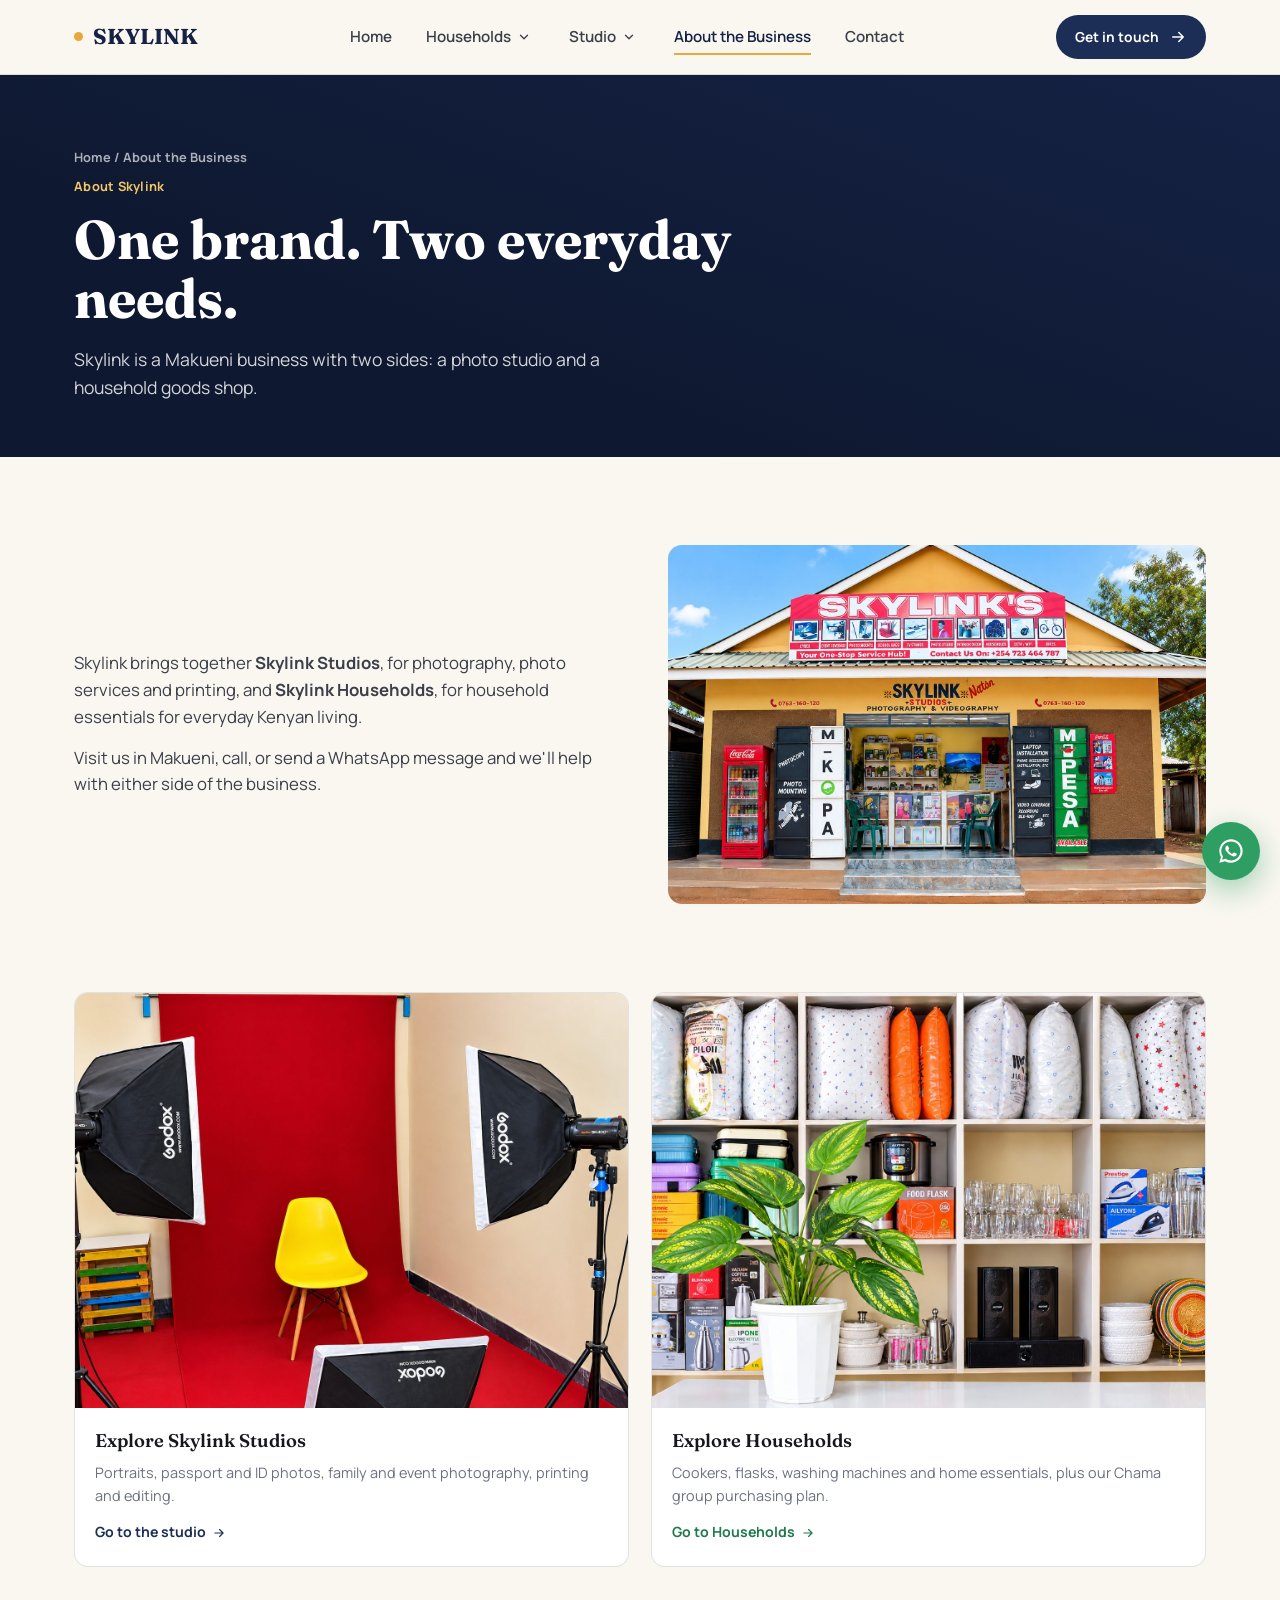
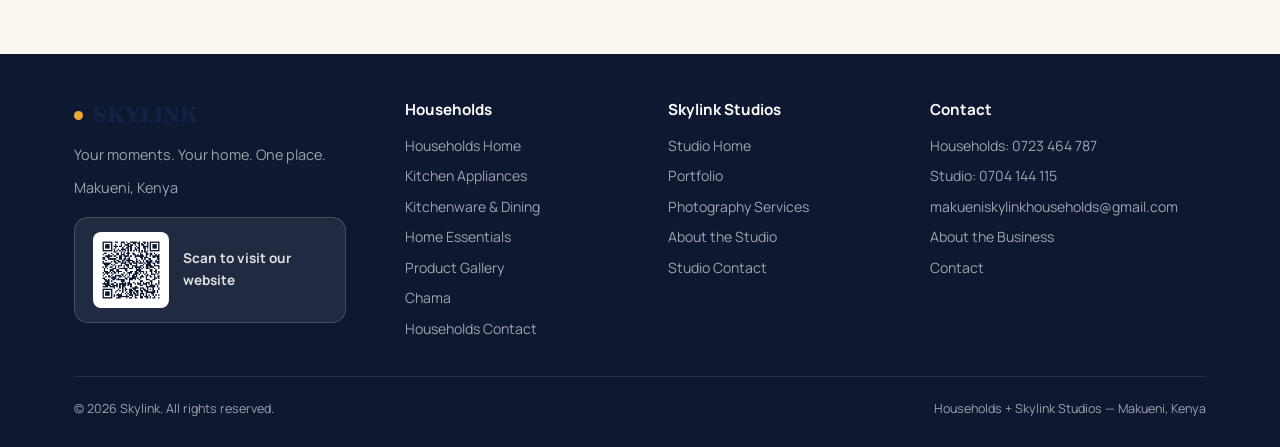
<file: about.html>
<!DOCTYPE html>
<html lang="en">
<head>
<meta charset="UTF-8">
<meta name="viewport" content="width=device-width, initial-scale=1, viewport-fit=cover">
<title>About Skylink — Skylink Studios & Households | Makueni</title>
<meta name="description" content="About Skylink: a Makueni business combining Skylink Studios photography and Skylink Households home essentials.">
<meta property="og:type" content="website">
<meta property="og:site_name" content="Skylink">
<meta property="og:title" content="About Skylink — Skylink Studios & Households | Makueni">
<meta property="og:description" content="About Skylink: a Makueni business combining Skylink Studios photography and Skylink Households home essentials.">
<meta property="og:image" content="assets/img/storefront.jpg">
<meta name="theme-color" content="#0E1830">
<link rel="icon" href="data:image/svg+xml,<svg xmlns=%22http://www.w3.org/2000/svg%22 viewBox=%220 0 100 100%22><text y=%22.9em%22 font-size=%2290%22>🏠</text></svg>">
<link rel="preconnect" href="https://fonts.googleapis.com">
<link rel="preconnect" href="https://fonts.gstatic.com" crossorigin>
<link href="https://fonts.googleapis.com/css2?family=Fraunces:opsz,wght@9..144,400;9..144,500;9..144,600;9..144,700;9..144,900&family=Manrope:wght@400;500;600;700;800&display=swap" rel="stylesheet">
<link rel="stylesheet" href="assets/css/style.css">
</head>
<body data-root="" data-page="about" data-branch="">
<a class="skip" href="#main">Skip to content</a>
<div id="site-header"><noscript><nav style="padding:16px;background:#0E1830"><a style="color:#fff;margin-right:14px" href="index.html">Home</a><a style="color:#fff;margin-right:14px" href="households/index.html">Households</a><a style="color:#fff;margin-right:14px" href="studio/index.html">Studio</a><a style="color:#fff;margin-right:14px" href="about.html">About</a><a style="color:#fff" href="contact.html">Contact</a></nav></noscript></div>
<main id="main">

<section class="page-hero"><div class="wrap"><div class="crumbs"><a href="index.html">Home</a> / About the Business</div>
  <span class="eyebrow">About Skylink</span><h1>One brand. Two everyday needs.</h1>
  <p class="lead">Skylink is a Makueni business with two sides: a photo studio and a household goods shop.</p></div></section>
<section class="section"><div class="wrap"><div class="split-feature">
  <div class="prose"><p>Skylink brings together <strong>Skylink Studios</strong>, for photography, photo services and printing, and <strong>Skylink Households</strong>, for household essentials for everyday Kenyan living.</p>
  <p>Visit us in Makueni, call, or send a WhatsApp message and we'll help with either side of the business.</p></div>
  <div class="ph-photo" style="min-height:300px"><img src="assets/img/storefront.jpg" alt="Skylink shop front in Makueni" loading="lazy"></div>
</div></div></section>
<section class="section" style="padding-top:0"><div class="wrap"><div class="link-grid" style="grid-template-columns:repeat(auto-fit,minmax(300px,1fr))">
  <a class="link-card" href="studio/index.html"><div class="thumb"><img src="assets/img/studio-lights.jpg" alt="Skylink studio" loading="lazy"></div><div class="body"><h3>Explore Skylink Studios</h3><p>Portraits, passport and ID photos, family and event photography, printing and editing.</p><span class="go" style="color:var(--navy-700)">Go to the studio<svg><use href="#i-arrow"/></svg></span></div></a>
  <a class="link-card" href="households/index.html"><div class="thumb"><img src="assets/img/shelf-1.jpg" alt="Skylink Households shelves" loading="lazy"></div><div class="body"><h3>Explore Households</h3><p>Cookers, flasks, washing machines and home essentials, plus our Chama group purchasing plan.</p><span class="go">Go to Households<svg><use href="#i-arrow"/></svg></span></div></a>
</div></div></section>
</main>
<div id="site-footer"></div>
<script src="assets/js/config.js"></script>
<script src="assets/js/products.js"></script>
<script src="assets/js/site.js"></script>

</body>
</html>
</file>
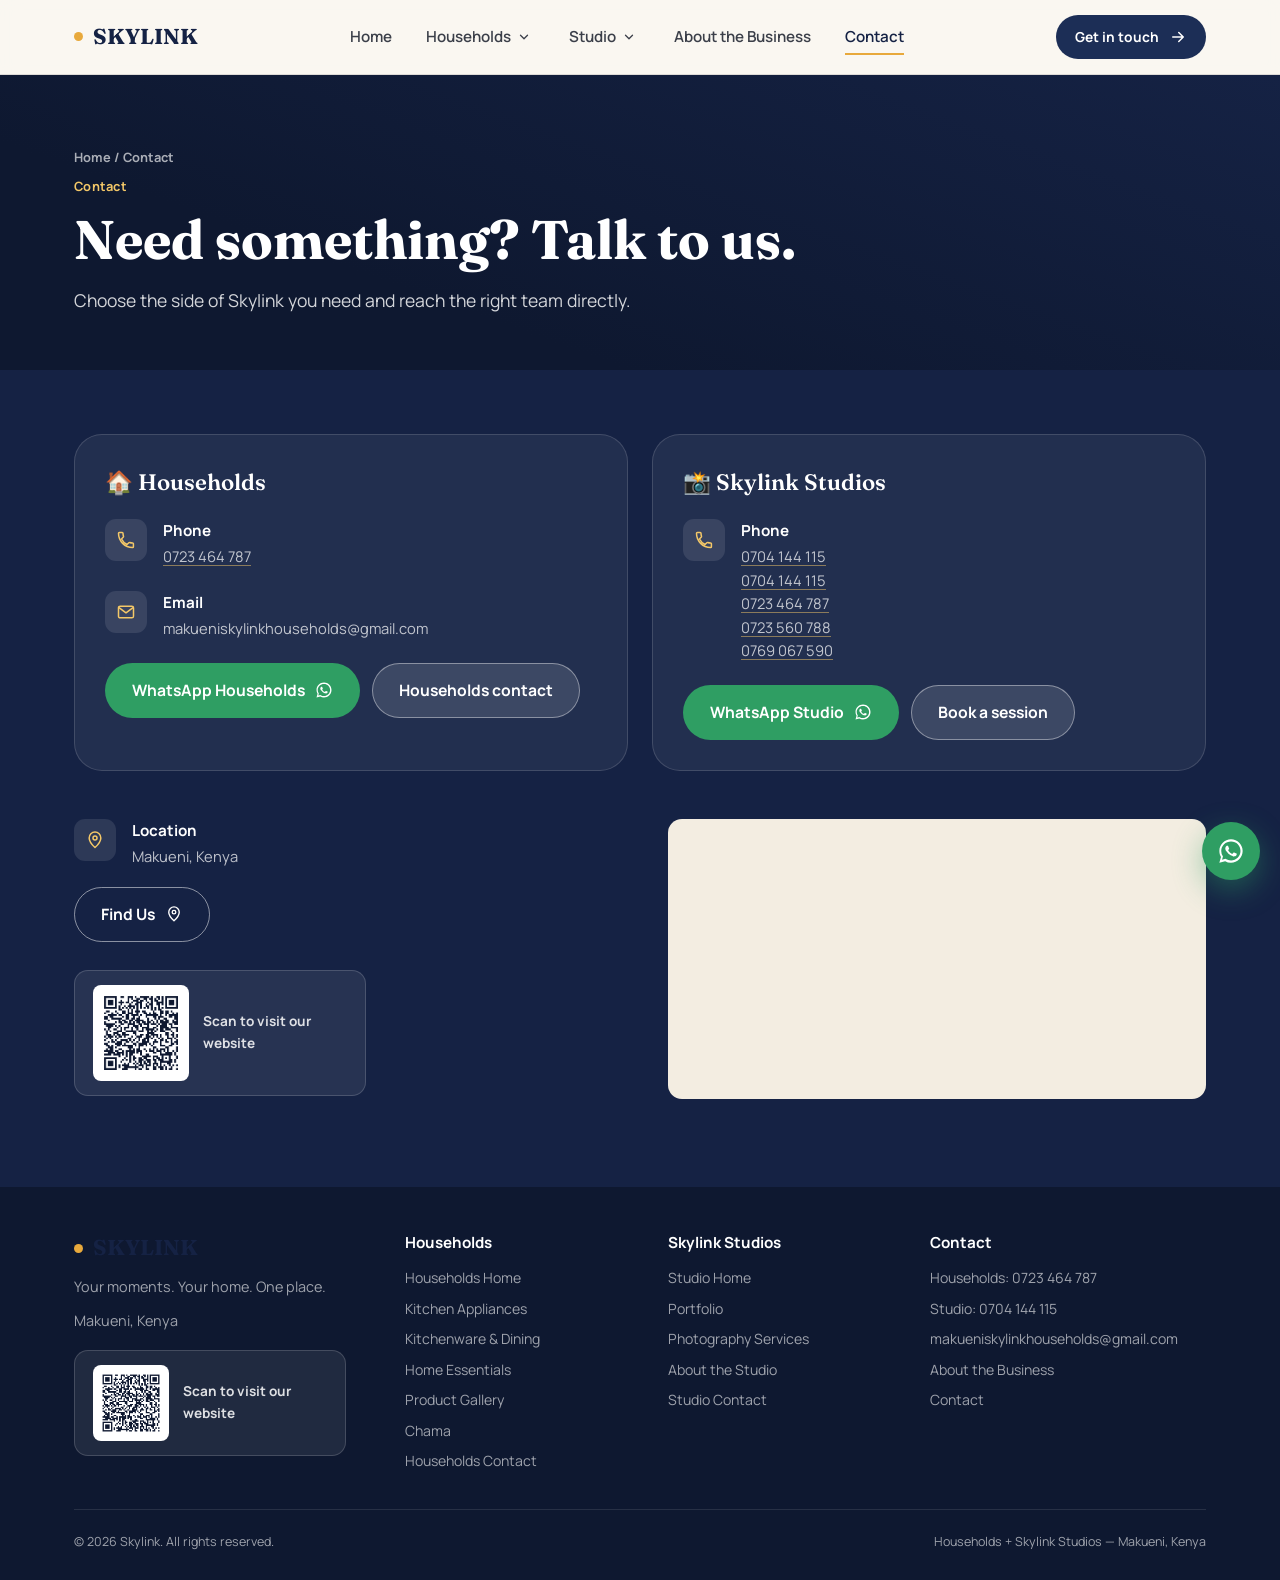
<file: contact.html>
<!DOCTYPE html>
<html lang="en">
<head>
<meta charset="UTF-8">
<meta name="viewport" content="width=device-width, initial-scale=1, viewport-fit=cover">
<title>Contact Skylink — Households & Studio | Makueni</title>
<meta name="description" content="Contact Skylink in Makueni: Households on 0723 464 787 and Skylink Studios on 0704 144 115, 0724 642 885 or 0723 464 787. Call, WhatsApp or email.">
<meta property="og:type" content="website">
<meta property="og:site_name" content="Skylink">
<meta property="og:title" content="Contact Skylink — Households & Studio | Makueni">
<meta property="og:description" content="Contact Skylink in Makueni: Households on 0723 464 787 and Skylink Studios on 0704 144 115, 0724 642 885 or 0723 464 787. Call, WhatsApp or email.">
<meta property="og:image" content="assets/img/storefront.jpg">
<meta name="theme-color" content="#0E1830">
<link rel="icon" href="data:image/svg+xml,<svg xmlns=%22http://www.w3.org/2000/svg%22 viewBox=%220 0 100 100%22><text y=%22.9em%22 font-size=%2290%22>🏠</text></svg>">
<link rel="preconnect" href="https://fonts.googleapis.com">
<link rel="preconnect" href="https://fonts.gstatic.com" crossorigin>
<link href="https://fonts.googleapis.com/css2?family=Fraunces:opsz,wght@9..144,400;9..144,500;9..144,600;9..144,700;9..144,900&family=Manrope:wght@400;500;600;700;800&display=swap" rel="stylesheet">
<link rel="stylesheet" href="assets/css/style.css">
</head>
<body data-root="" data-page="contact" data-branch="">
<a class="skip" href="#main">Skip to content</a>
<div id="site-header"><noscript><nav style="padding:16px;background:#0E1830"><a style="color:#fff;margin-right:14px" href="index.html">Home</a><a style="color:#fff;margin-right:14px" href="households/index.html">Households</a><a style="color:#fff;margin-right:14px" href="studio/index.html">Studio</a><a style="color:#fff;margin-right:14px" href="about.html">About</a><a style="color:#fff" href="contact.html">Contact</a></nav></noscript></div>
<main id="main">

<section class="page-hero"><div class="wrap"><div class="crumbs"><a href="index.html">Home</a> / Contact</div>
  <span class="eyebrow">Contact</span><h1>Need something? Talk to us.</h1><p class="lead">Choose the side of Skylink you need and reach the right team directly.</p></div></section>
<section class="section sec-navy2" id="contact-main" style="padding-top:64px"><div class="wrap">
  <div class="contact-cards">
    <div class="contact-card"><h3>🏠 Households</h3>
      <div class="contact-list">
        <div class="contact-row"><div class="icon"><svg><use href="#i-phone"/></svg></div><div><h4>Phone</h4><p><a class="tel" data-tel="households" data-show></a></p></div></div>
        <div class="contact-row"><div class="icon"><svg><use href="#i-mail"/></svg></div><div><h4>Email</h4><p><a data-email></a></p></div></div>
      </div>
      <div class="contact-btns" style="margin-top:22px"><a data-wa="Hi Skylink, I have a question about household items." class="btn btn-green">WhatsApp Households<svg><use href="#i-whatsapp"/></svg></a><a href="households/contact.html" class="btn btn-ghost-light">Households contact</a></div></div>
    <div class="contact-card"><h3>📸 Skylink Studios</h3>
      <div class="contact-list"><div class="contact-row"><div class="icon"><svg><use href="#i-phone"/></svg></div><div><h4>Phone</h4><p><a class="tel" data-tel="studio:0" data-show></a><br><a class="tel" data-tel="studio:0" data-show></a><br><a class="tel" data-tel="studio:2" data-show></a><br><a class="tel" data-tel="studio:3" data-show></a><br><a class="tel" data-tel="studio:4" data-show></a></p></div></div></div>
      <div class="contact-btns" style="margin-top:22px"><a data-wa="Hi Skylink, I'd like to book a photography session." data-wa-to="studio" class="btn btn-green">WhatsApp Studio<svg><use href="#i-whatsapp"/></svg></a><a href="studio/contact.html" class="btn btn-ghost-light">Book a session</a></div></div>
  </div>
  <div class="split-feature" style="margin-top:48px;align-items:stretch">
    <div><div class="contact-row" style="margin-bottom:18px"><div class="icon"><svg><use href="#i-pin"/></svg></div><div><h4>Location</h4><p>Makueni, Kenya</p></div></div>
      <a data-maps class="btn btn-outline" style="border-color:rgba(255,255,255,0.5);color:var(--white)">Find Us<svg><use href="#i-pin"/></svg></a>
      <div class="qr-box" style="display:flex;margin-top:28px;width:fit-content"><img src="assets/img/qr-skylink.png" alt="QR code linking to the Skylink website" width="96" height="96" style="width:96px;height:96px"><span>Scan to visit our website</span></div></div>
    <iframe class="map-frame" data-mapframe title="Map showing Makueni, Kenya" loading="lazy" referrerpolicy="no-referrer-when-downgrade" style="height:100%;min-height:280px"></iframe>
  </div>
</div></section>
</main>
<div id="site-footer"></div>
<script src="assets/js/config.js"></script>
<script src="assets/js/products.js"></script>
<script src="assets/js/site.js"></script>

</body>
</html>
</file>
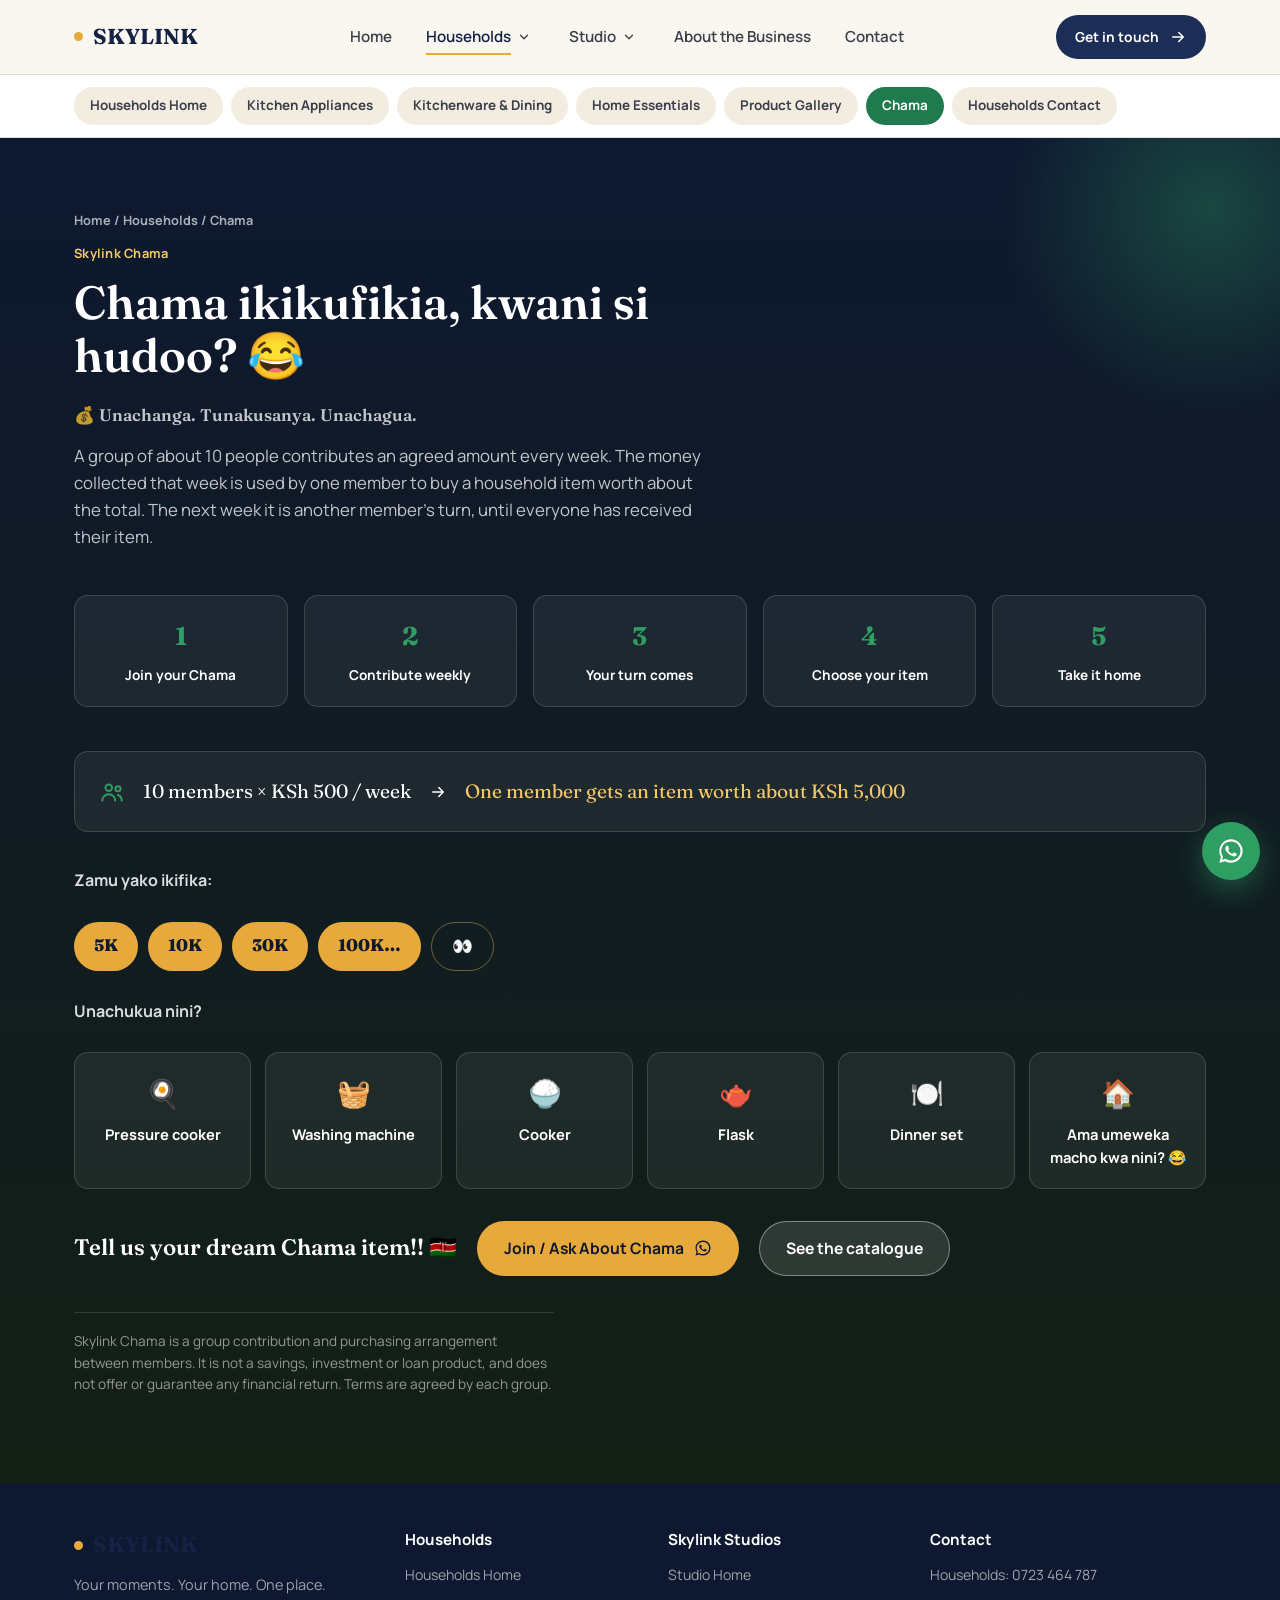
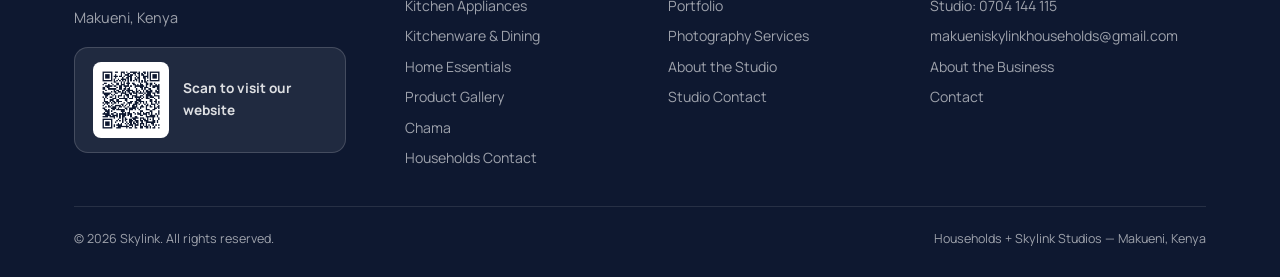
<file: households/chama.html>
<!DOCTYPE html>
<html lang="en">
<head>
<meta charset="UTF-8">
<meta name="viewport" content="width=device-width, initial-scale=1, viewport-fit=cover">
<title>Skylink Chama — Group Household Purchasing | Makueni</title>
<meta name="description" content="Skylink Chama: a group of about 10 contributes weekly and each member takes a turn to choose a household item. Ask about joining on WhatsApp.">
<meta property="og:type" content="website">
<meta property="og:site_name" content="Skylink">
<meta property="og:title" content="Skylink Chama — Group Household Purchasing | Makueni">
<meta property="og:description" content="Skylink Chama: a group of about 10 contributes weekly and each member takes a turn to choose a household item. Ask about joining on WhatsApp.">
<meta property="og:image" content="../assets/img/storefront.jpg">
<meta name="theme-color" content="#0E1830">
<link rel="icon" href="data:image/svg+xml,<svg xmlns=%22http://www.w3.org/2000/svg%22 viewBox=%220 0 100 100%22><text y=%22.9em%22 font-size=%2290%22>🏠</text></svg>">
<link rel="preconnect" href="https://fonts.googleapis.com">
<link rel="preconnect" href="https://fonts.gstatic.com" crossorigin>
<link href="https://fonts.googleapis.com/css2?family=Fraunces:opsz,wght@9..144,400;9..144,500;9..144,600;9..144,700;9..144,900&family=Manrope:wght@400;500;600;700;800&display=swap" rel="stylesheet">
<link rel="stylesheet" href="../assets/css/style.css">
</head>
<body data-root="../" data-page="households/chama" data-branch="households">
<a class="skip" href="#main">Skip to content</a>
<div id="site-header"><noscript><nav style="padding:16px;background:#0E1830"><a style="color:#fff;margin-right:14px" href="../index.html">Home</a><a style="color:#fff;margin-right:14px" href="../households/index.html">Households</a><a style="color:#fff;margin-right:14px" href="../studio/index.html">Studio</a><a style="color:#fff;margin-right:14px" href="../about.html">About</a><a style="color:#fff" href="../contact.html">Contact</a></nav></noscript></div>
<main id="main">

<section id="chama" style="padding-top:72px;padding-bottom:88px"><div class="wrap">
  <div class="crumbs" style="color:rgba(255,255,255,0.65);margin-bottom:10px"><div class="crumbs"><a href="../index.html">Home</a> / <a href="../households/index.html">Households</a> / Chama</div></div>
  <div class="section-head">
    <span class="eyebrow">Skylink Chama</span>
    <h1 style="font-family:var(--font-display);font-weight:600;font-size:clamp(1.9rem,4.4vw,2.9rem);line-height:1.15;margin-top:10px;color:#fff">Chama ikikufikia, kwani si hudoo? 😂</h1>
    <p class="chama-lede" style="margin-top:20px">💰 Unachanga. Tunakusanya. Unachagua.</p>
    <p>A group of about 10 people contributes an agreed amount every week. The money collected that week is used by one member to buy a household item worth about the total. The next week it is another member's turn, until everyone has received their item.</p>
  </div>
  <div class="chama-steps">
    <div class="chama-step"><div class="num">1</div><p>Join your Chama</p></div>
    <div class="chama-step"><div class="num">2</div><p>Contribute weekly</p></div>
    <div class="chama-step"><div class="num">3</div><p>Your turn comes</p></div>
    <div class="chama-step"><div class="num">4</div><p>Choose your item</p></div>
    <div class="chama-step"><div class="num">5</div><p>Take it home</p></div>
  </div>
  <div class="chama-example">
    <svg width="26" height="26" style="color:var(--green-500)"><use href="#i-users"/></svg>
    <span class="eq">10 members × KSh 500 / week</span><svg width="18" height="18"><use href="#i-arrow"/></svg>
    <span class="eq" style="color:var(--gold-300)">One member gets an item worth about KSh 5,000</span>
  </div>
  <p style="font-weight:700;color:rgba(255,255,255,0.85)">Zamu yako ikifika:</p>
  <div class="chama-turns"><span class="chama-turn-chip">5K</span><span class="chama-turn-chip">10K</span><span class="chama-turn-chip">30K</span><span class="chama-turn-chip">100K…</span><span class="chama-turn-chip" style="background:transparent;color:var(--gold-300);border:1px solid rgba(244,200,104,0.4)">👀</span></div>
  <p style="font-weight:700;color:rgba(255,255,255,0.85);margin-top:12px">Unachukua nini?</p>
  <div class="chama-items">
    <div class="chama-item-chip"><span class="em">🍳</span>Pressure cooker</div>
    <div class="chama-item-chip"><span class="em">🧺</span>Washing machine</div>
    <div class="chama-item-chip"><span class="em">🍚</span>Cooker</div>
    <div class="chama-item-chip"><span class="em">🫖</span>Flask</div>
    <div class="chama-item-chip"><span class="em">🍽️</span>Dinner set</div>
    <div class="chama-item-chip"><span class="em">🏠</span>Ama umeweka macho kwa nini? 😂</div>
  </div>
  <div class="chama-cta"><h3>Tell us your dream Chama item!! 🇰🇪</h3>
    <a data-wa="Hi Skylink, I'd like to know more about the Chama household purchasing plan." class="btn btn-gold">Join / Ask About Chama<svg><use href="#i-whatsapp"/></svg></a>
    <a href="../households/index.html#catalogue" class="btn btn-ghost-light">See the catalogue</a></div>
  <p class="chama-note">Skylink Chama is a group contribution and purchasing arrangement between members. It is not a savings, investment or loan product, and does not offer or guarantee any financial return. Terms are agreed by each group.</p>
</div></section>
</main>
<div id="site-footer"></div>
<script src="../assets/js/config.js"></script>
<script src="../assets/js/products.js"></script>
<script src="../assets/js/site.js"></script>

</body>
</html>
</file>
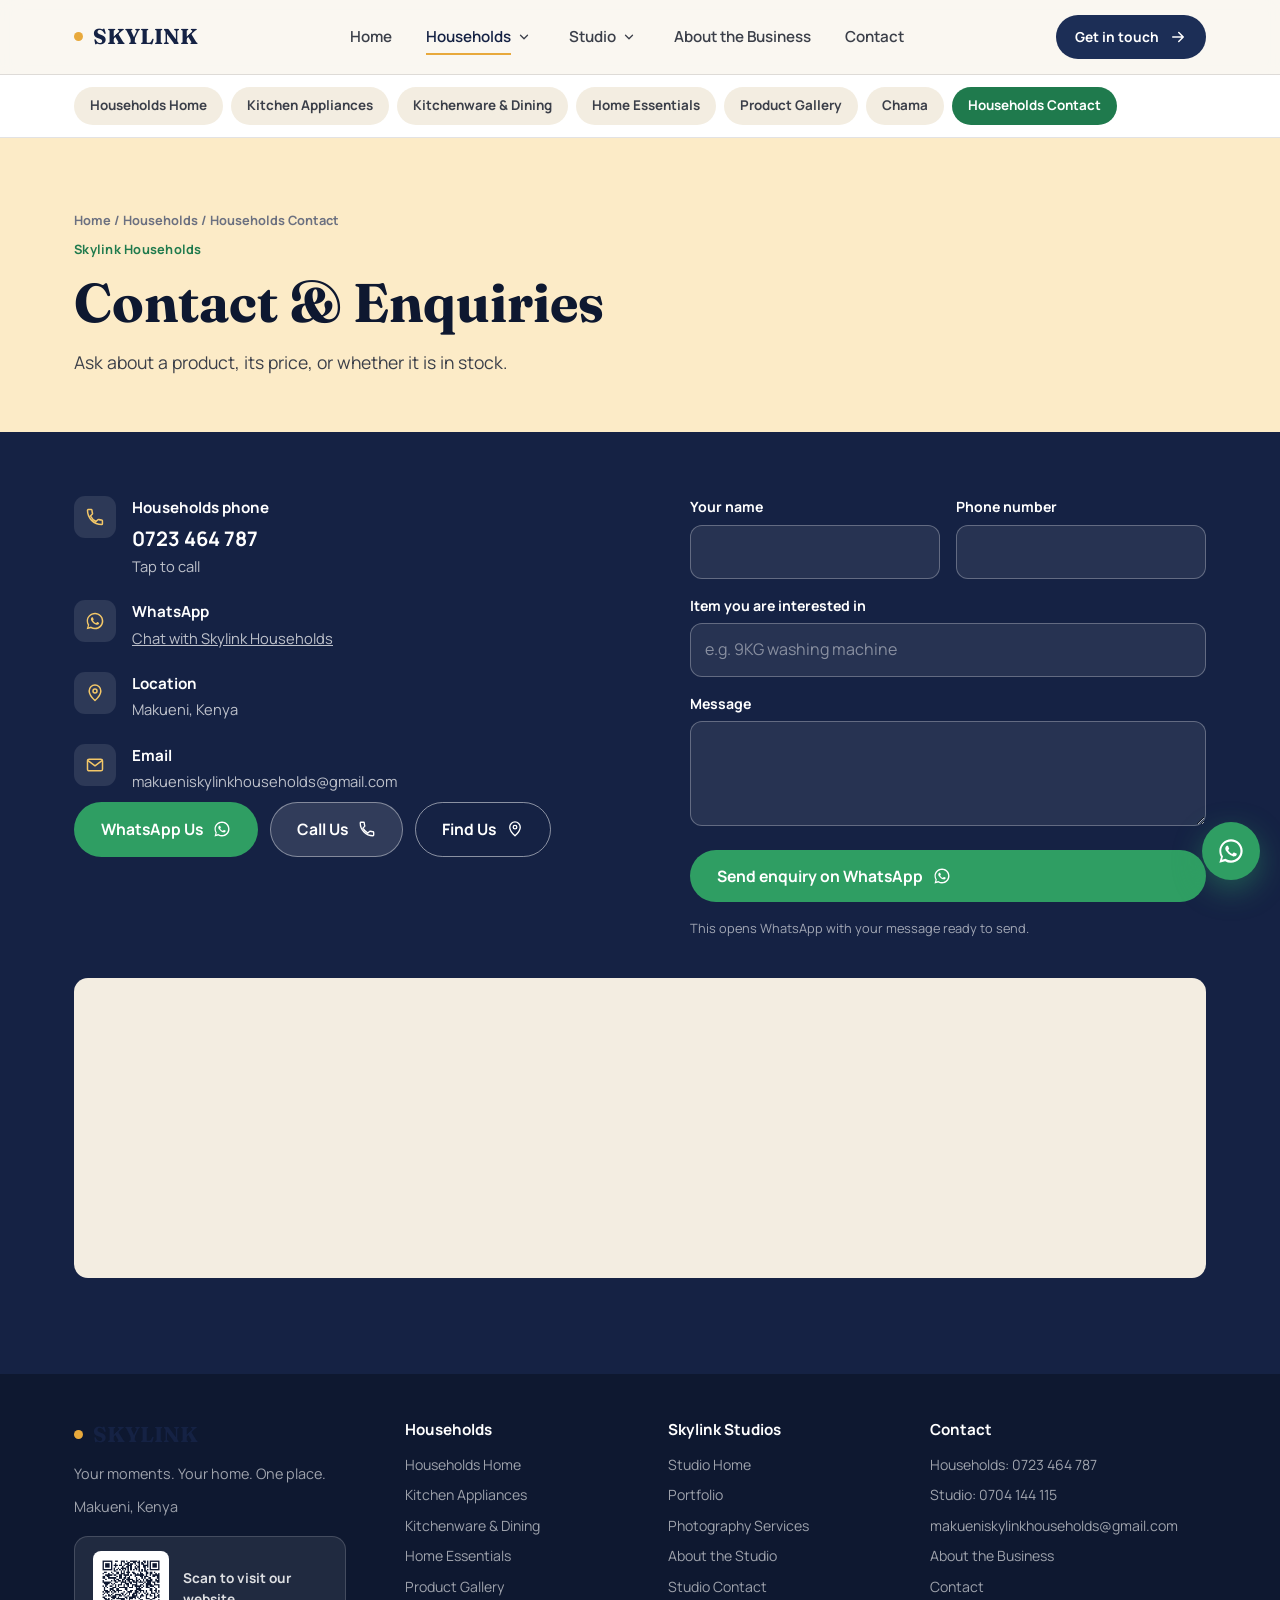
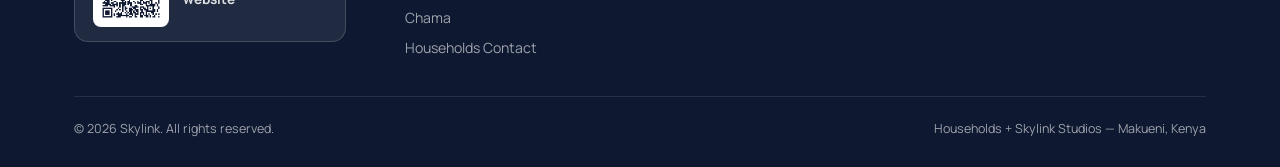
<file: households/contact.html>
<!DOCTYPE html>
<html lang="en">
<head>
<meta charset="UTF-8">
<meta name="viewport" content="width=device-width, initial-scale=1, viewport-fit=cover">
<title>Households Contact & Enquiries — Skylink Makueni</title>
<meta name="description" content="Call or WhatsApp Skylink Households on 0723 464 787 to ask about products, prices and availability in Makueni.">
<meta property="og:type" content="website">
<meta property="og:site_name" content="Skylink">
<meta property="og:title" content="Households Contact & Enquiries — Skylink Makueni">
<meta property="og:description" content="Call or WhatsApp Skylink Households on 0723 464 787 to ask about products, prices and availability in Makueni.">
<meta property="og:image" content="../assets/img/storefront.jpg">
<meta name="theme-color" content="#0E1830">
<link rel="icon" href="data:image/svg+xml,<svg xmlns=%22http://www.w3.org/2000/svg%22 viewBox=%220 0 100 100%22><text y=%22.9em%22 font-size=%2290%22>🏠</text></svg>">
<link rel="preconnect" href="https://fonts.googleapis.com">
<link rel="preconnect" href="https://fonts.gstatic.com" crossorigin>
<link href="https://fonts.googleapis.com/css2?family=Fraunces:opsz,wght@9..144,400;9..144,500;9..144,600;9..144,700;9..144,900&family=Manrope:wght@400;500;600;700;800&display=swap" rel="stylesheet">
<link rel="stylesheet" href="../assets/css/style.css">
</head>
<body data-root="../" data-page="households/contact" data-branch="households">
<a class="skip" href="#main">Skip to content</a>
<div id="site-header"><noscript><nav style="padding:16px;background:#0E1830"><a style="color:#fff;margin-right:14px" href="../index.html">Home</a><a style="color:#fff;margin-right:14px" href="../households/index.html">Households</a><a style="color:#fff;margin-right:14px" href="../studio/index.html">Studio</a><a style="color:#fff;margin-right:14px" href="../about.html">About</a><a style="color:#fff" href="../contact.html">Contact</a></nav></noscript></div>
<main id="main">
<section class="page-hero house"><div class="wrap">
  <div class="crumbs"><a href="../index.html">Home</a> / <a href="../households/index.html">Households</a> / Households Contact</div>
  <span class="eyebrow">Skylink Households</span><h1>Contact &amp; Enquiries</h1><p class="lead">Ask about a product, its price, or whether it is in stock.</p></div></section>
<section class="section sec-navy2" style="padding-top:64px"><div class="wrap"><div class="contact-grid">
  <div>
    <div class="contact-list">
      <div class="contact-row"><div class="icon"><svg><use href="#i-phone"/></svg></div><div><h4>Households phone</h4><p><a class="tel" data-tel="households" data-show style="font-size:1.25rem;font-weight:700;color:#fff"></a><br>Tap to call</p></div></div>
      <div class="contact-row"><div class="icon"><svg><use href="#i-whatsapp"/></svg></div><div><h4>WhatsApp</h4><p><a data-wa="Hi Skylink, I have a question about household items." style="text-decoration:underline">Chat with Skylink Households</a></p></div></div>
      <div class="contact-row"><div class="icon"><svg><use href="#i-pin"/></svg></div><div><h4>Location</h4><p>Makueni, Kenya</p></div></div>
      <div class="contact-row"><div class="icon"><svg><use href="#i-mail"/></svg></div><div><h4>Email</h4><p><a data-email></a></p></div></div>
    </div>
    <div class="contact-btns"><a data-wa="Hi Skylink, I have a question about household items." class="btn btn-green">WhatsApp Us<svg><use href="#i-whatsapp"/></svg></a>
    <a data-tel="households" class="btn btn-ghost-light">Call Us<svg><use href="#i-phone"/></svg></a>
    <a data-maps class="btn btn-outline" style="border-color:rgba(255,255,255,0.5);color:var(--white)">Find Us<svg><use href="#i-pin"/></svg></a></div>
  </div>
  <div>
    <form class="form" data-wa-form data-wa-to="general" data-intro="Hi Skylink, I have an enquiry about household items.">
      <div class="two"><div><label for="hn">Your name</label><input id="hn" name="name" data-label="Name" autocomplete="name"></div>
      <div><label for="hp">Phone number</label><input id="hp" name="phone" data-label="Phone" type="tel" autocomplete="tel"></div></div>
      <div><label for="hi">Item you are interested in</label><input id="hi" name="item" data-label="Item" placeholder="e.g. 9KG washing machine"></div>
      <div><label for="hm">Message</label><textarea id="hm" name="message" data-label="Message" rows="3"></textarea></div>
      <button class="btn btn-green" type="submit">Send enquiry on WhatsApp<svg><use href="#i-whatsapp"/></svg></button>
      <p class="form-note">This opens WhatsApp with your message ready to send.</p>
    </form>
  </div></div>
  <div style="margin-top:40px"><iframe class="map-frame" data-mapframe title="Map showing Makueni, Kenya" loading="lazy" referrerpolicy="no-referrer-when-downgrade"></iframe></div>
</div></section>
</main>
<div id="site-footer"></div>
<script src="../assets/js/config.js"></script>
<script src="../assets/js/products.js"></script>
<script src="../assets/js/site.js"></script>

</body>
</html>
</file>
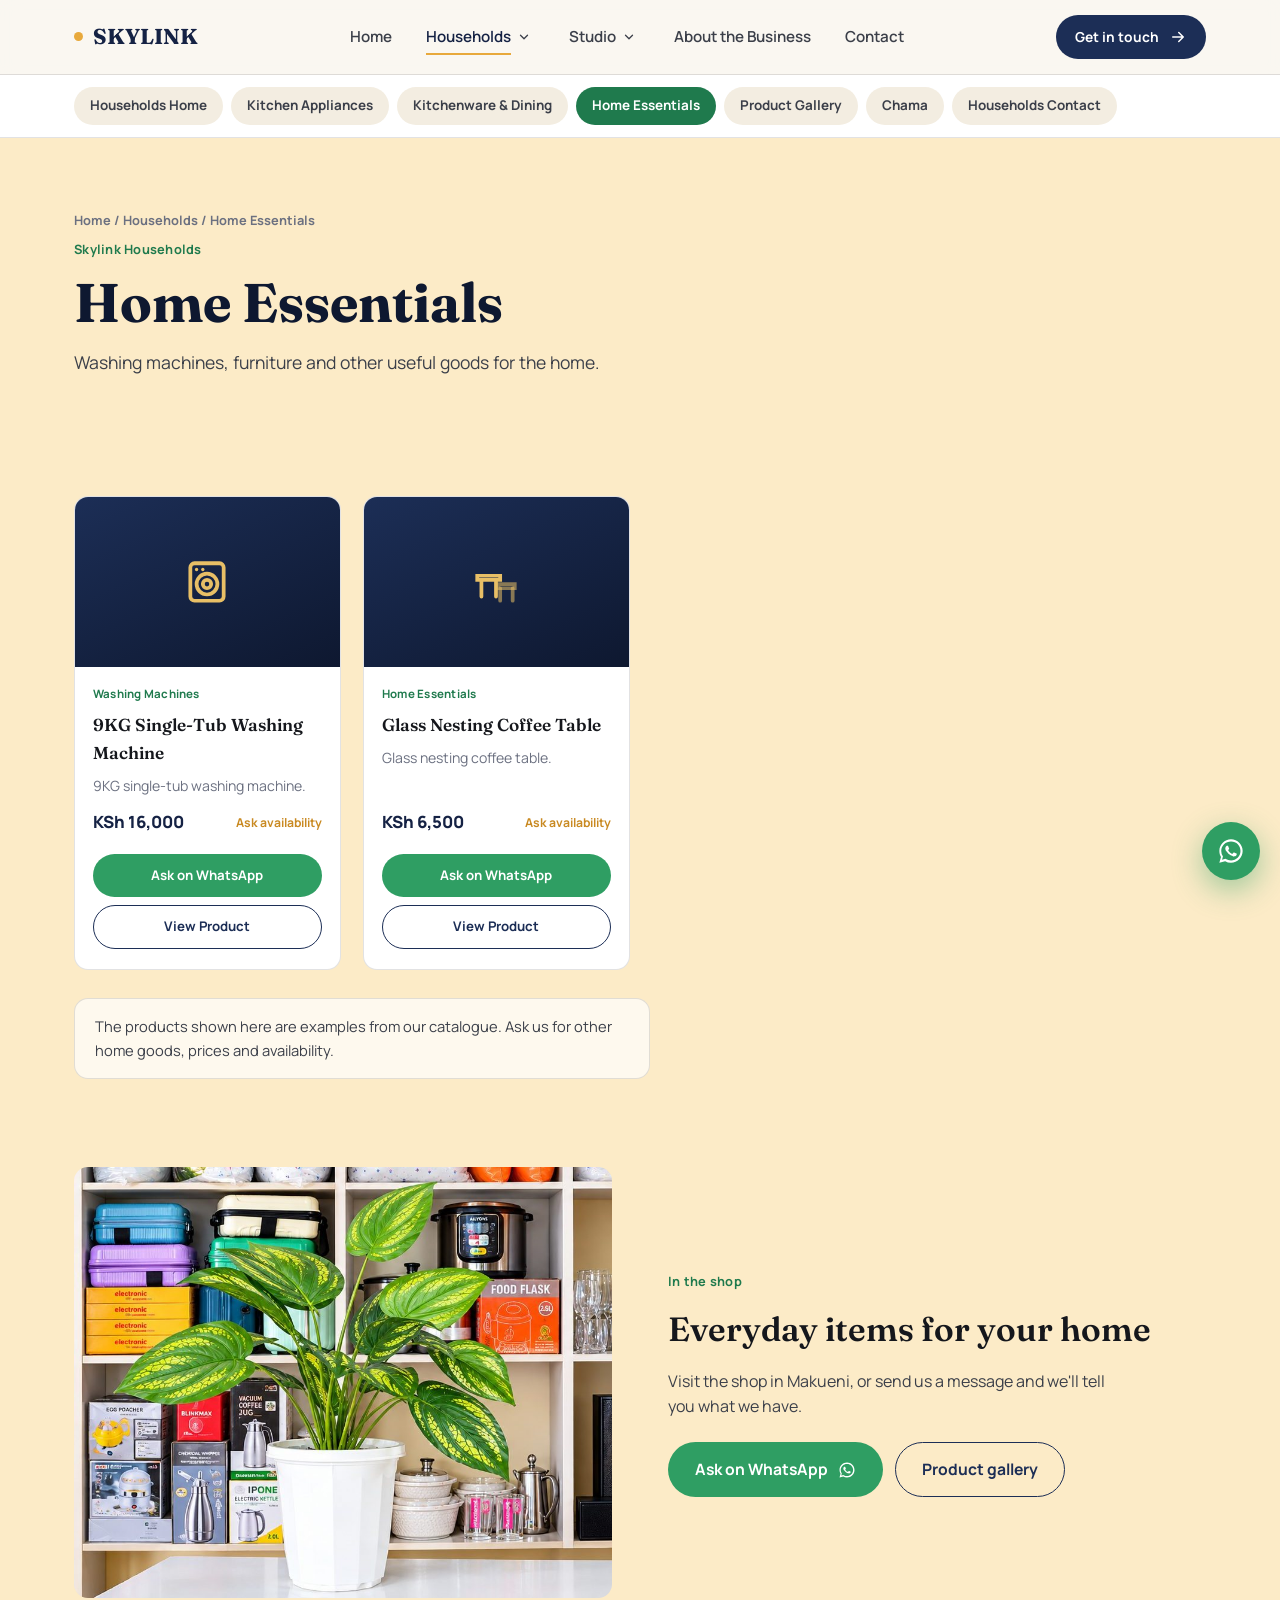
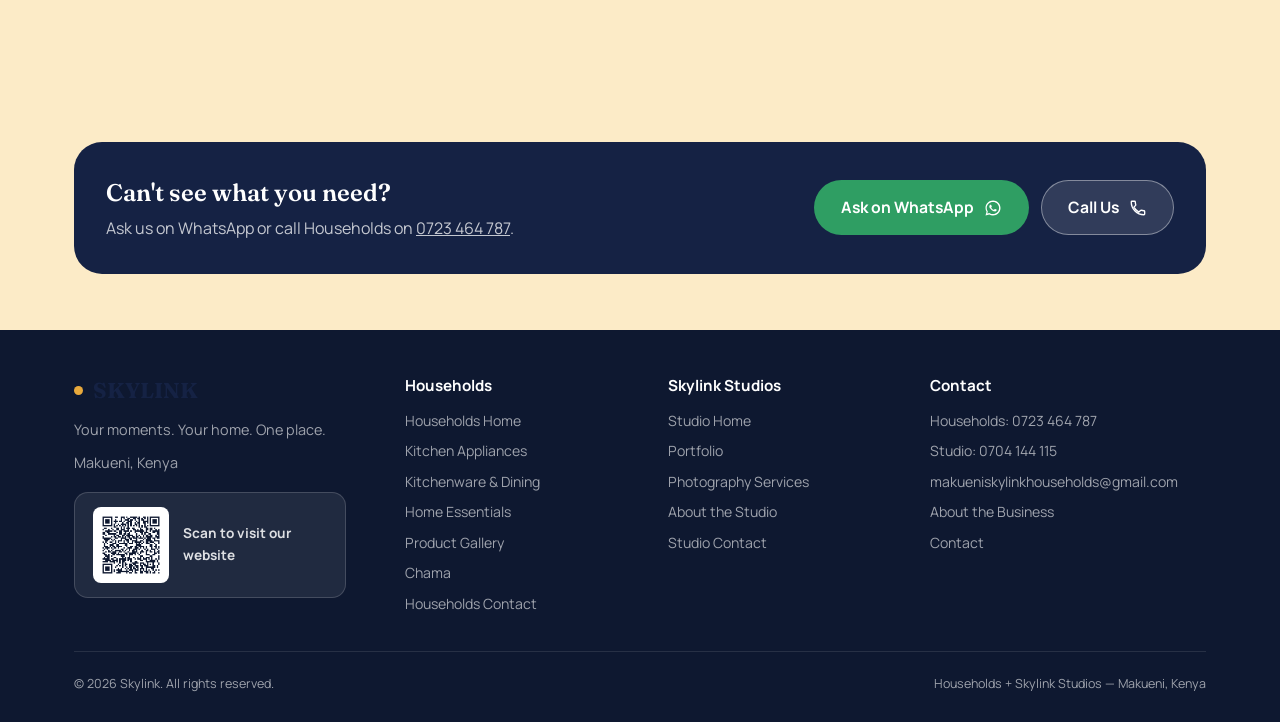
<file: households/home-essentials.html>
<!DOCTYPE html>
<html lang="en">
<head>
<meta charset="UTF-8">
<meta name="viewport" content="width=device-width, initial-scale=1, viewport-fit=cover">
<title>Home Essentials — Skylink Households</title>
<meta name="description" content="Washing machines, furniture and other useful goods for the home.">
<meta property="og:type" content="website">
<meta property="og:site_name" content="Skylink">
<meta property="og:title" content="Home Essentials — Skylink Households">
<meta property="og:description" content="Washing machines, furniture and other useful goods for the home.">
<meta property="og:image" content="../assets/img/storefront.jpg">
<meta name="theme-color" content="#0E1830">
<link rel="icon" href="data:image/svg+xml,<svg xmlns=%22http://www.w3.org/2000/svg%22 viewBox=%220 0 100 100%22><text y=%22.9em%22 font-size=%2290%22>🏠</text></svg>">
<link rel="preconnect" href="https://fonts.googleapis.com">
<link rel="preconnect" href="https://fonts.gstatic.com" crossorigin>
<link href="https://fonts.googleapis.com/css2?family=Fraunces:opsz,wght@9..144,400;9..144,500;9..144,600;9..144,700;9..144,900&family=Manrope:wght@400;500;600;700;800&display=swap" rel="stylesheet">
<link rel="stylesheet" href="../assets/css/style.css">
</head>
<body data-root="../" data-page="households/home-essentials" data-branch="households">
<a class="skip" href="#main">Skip to content</a>
<div id="site-header"><noscript><nav style="padding:16px;background:#0E1830"><a style="color:#fff;margin-right:14px" href="../index.html">Home</a><a style="color:#fff;margin-right:14px" href="../households/index.html">Households</a><a style="color:#fff;margin-right:14px" href="../studio/index.html">Studio</a><a style="color:#fff;margin-right:14px" href="../about.html">About</a><a style="color:#fff" href="../contact.html">Contact</a></nav></noscript></div>
<main id="main">
<section class="page-hero house"><div class="wrap">
  <div class="crumbs"><a href="../index.html">Home</a> / <a href="../households/index.html">Households</a> / Home Essentials</div>
  <span class="eyebrow">Skylink Households</span><h1>Home Essentials</h1><p class="lead">Washing machines, furniture and other useful goods for the home.</p></div></section>
<section class="section sec-gold" style="padding-top:56px"><div class="wrap">
  <div data-products="home-essentials"><div class="product-grid"></div></div>
  <p class="catalogue-note">The products shown here are examples from our catalogue. Ask us for other home goods, prices and availability.</p>
</div></section>
<section class="section sec-gold" style="padding-top:0"><div class="wrap"><div class="split-feature">
  <div class="ph-photo" style="min-height:260px"><img src="../assets/img/shelf-cookware.jpg" alt="Cookware and glassware on the Skylink Households shelves" loading="lazy"></div>
  <div><span class="eyebrow">In the shop</span><h2 style="font-family:var(--font-display);font-weight:600;font-size:clamp(1.6rem,3.2vw,2.1rem);margin-top:10px">Everyday items for your home</h2>
  <p style="margin-top:12px;color:var(--text-soft);max-width:46ch">Visit the shop in Makueni, or send us a message and we'll tell you what we have.</p>
  <div style="display:flex;gap:12px;flex-wrap:wrap;margin-top:22px"><a data-wa="Hi Skylink, I'm looking for home essentials. What do you have?" class="btn btn-green">Ask on WhatsApp<svg><use href="#i-whatsapp"/></svg></a>
  <a href="../households/product-gallery.html" class="btn btn-outline">Product gallery</a></div></div></div></div></section>
<section class="section tight sec-gold"><div class="wrap"><div class="cta-band">
  <div><h3>Can't see what you need?</h3><p>Ask us on WhatsApp or call Households on <a data-tel="households" style="text-decoration:underline"><span data-num="households"></span></a>.</p></div>
  <div class="row"><a class="btn btn-green" data-wa="Hi Skylink, I'd like to know what household items you have.">Ask on WhatsApp<svg><use href="#i-whatsapp"/></svg></a>
  <a class="btn btn-ghost-light" data-tel="households">Call Us<svg><use href="#i-phone"/></svg></a></div></div></div></section>
</main>
<div id="site-footer"></div>
<script src="../assets/js/config.js"></script>
<script src="../assets/js/products.js"></script>
<script src="../assets/js/site.js"></script>

</body>
</html>
</file>
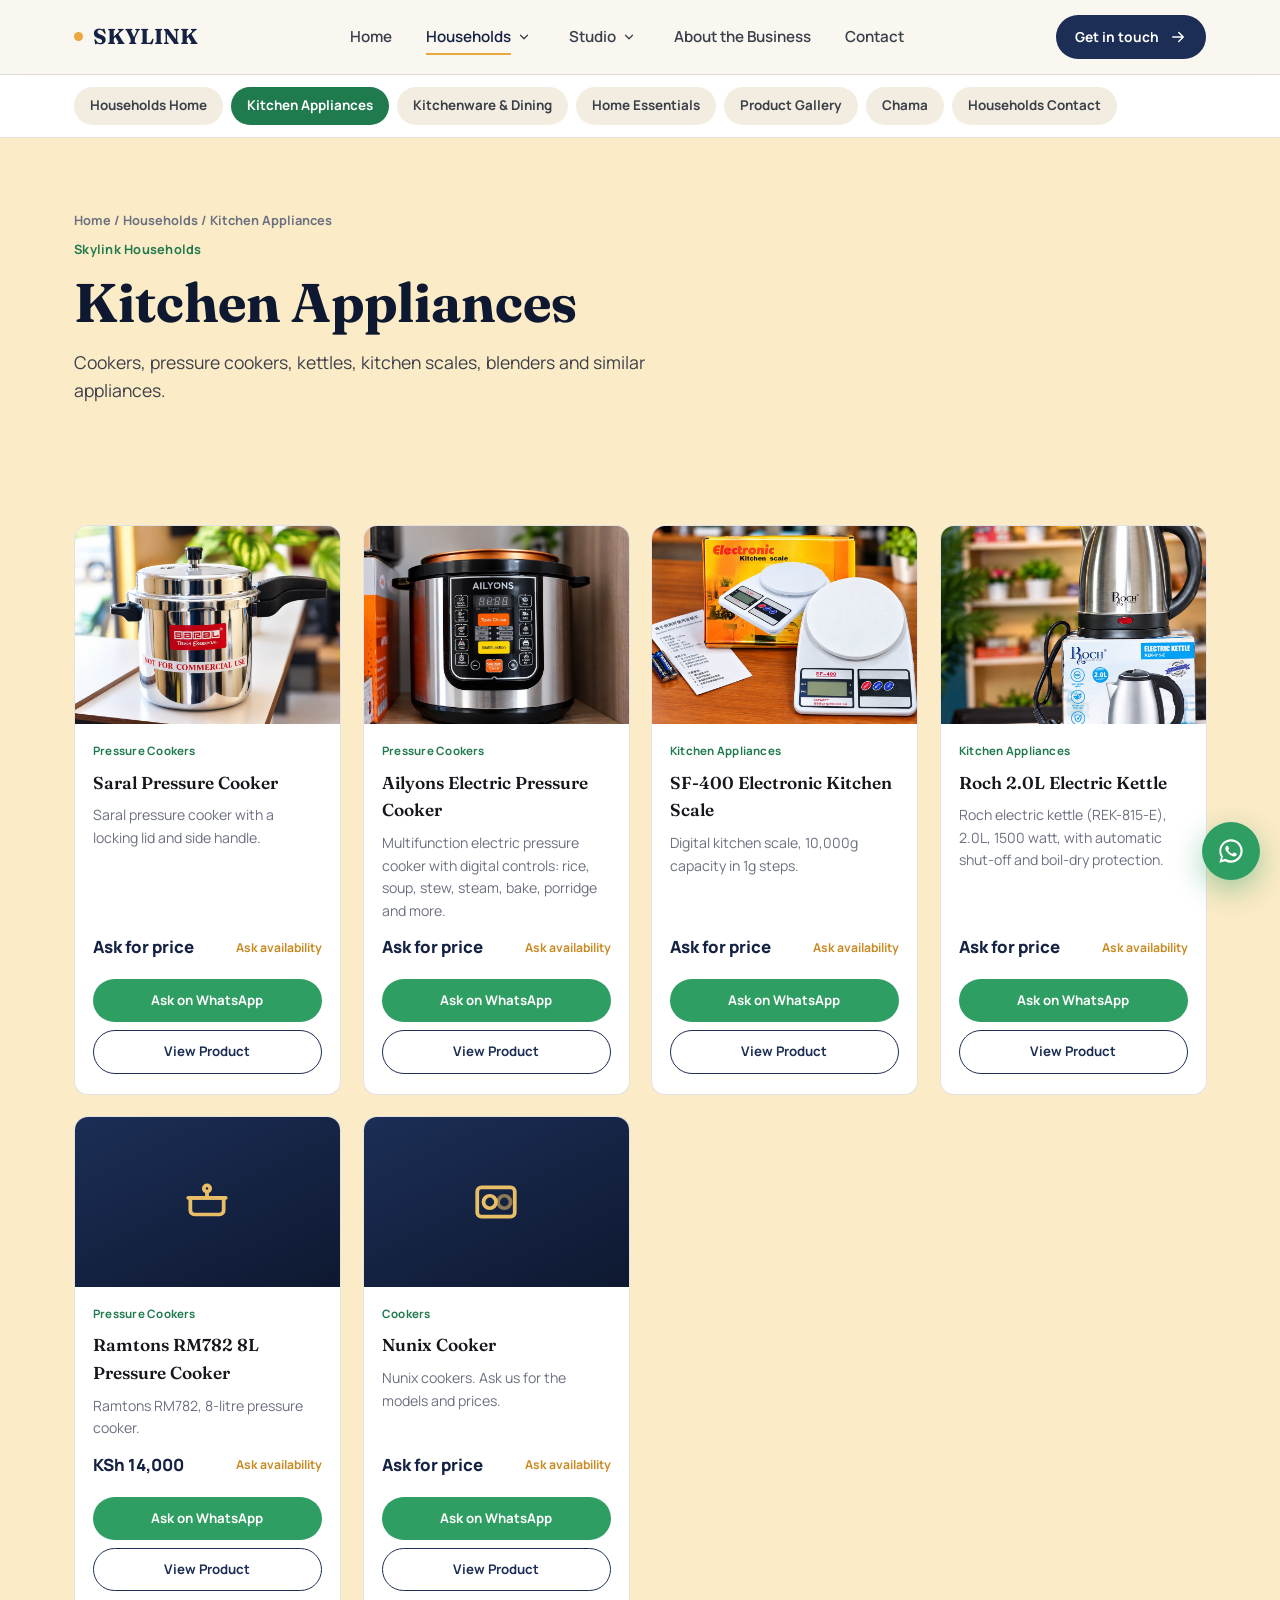
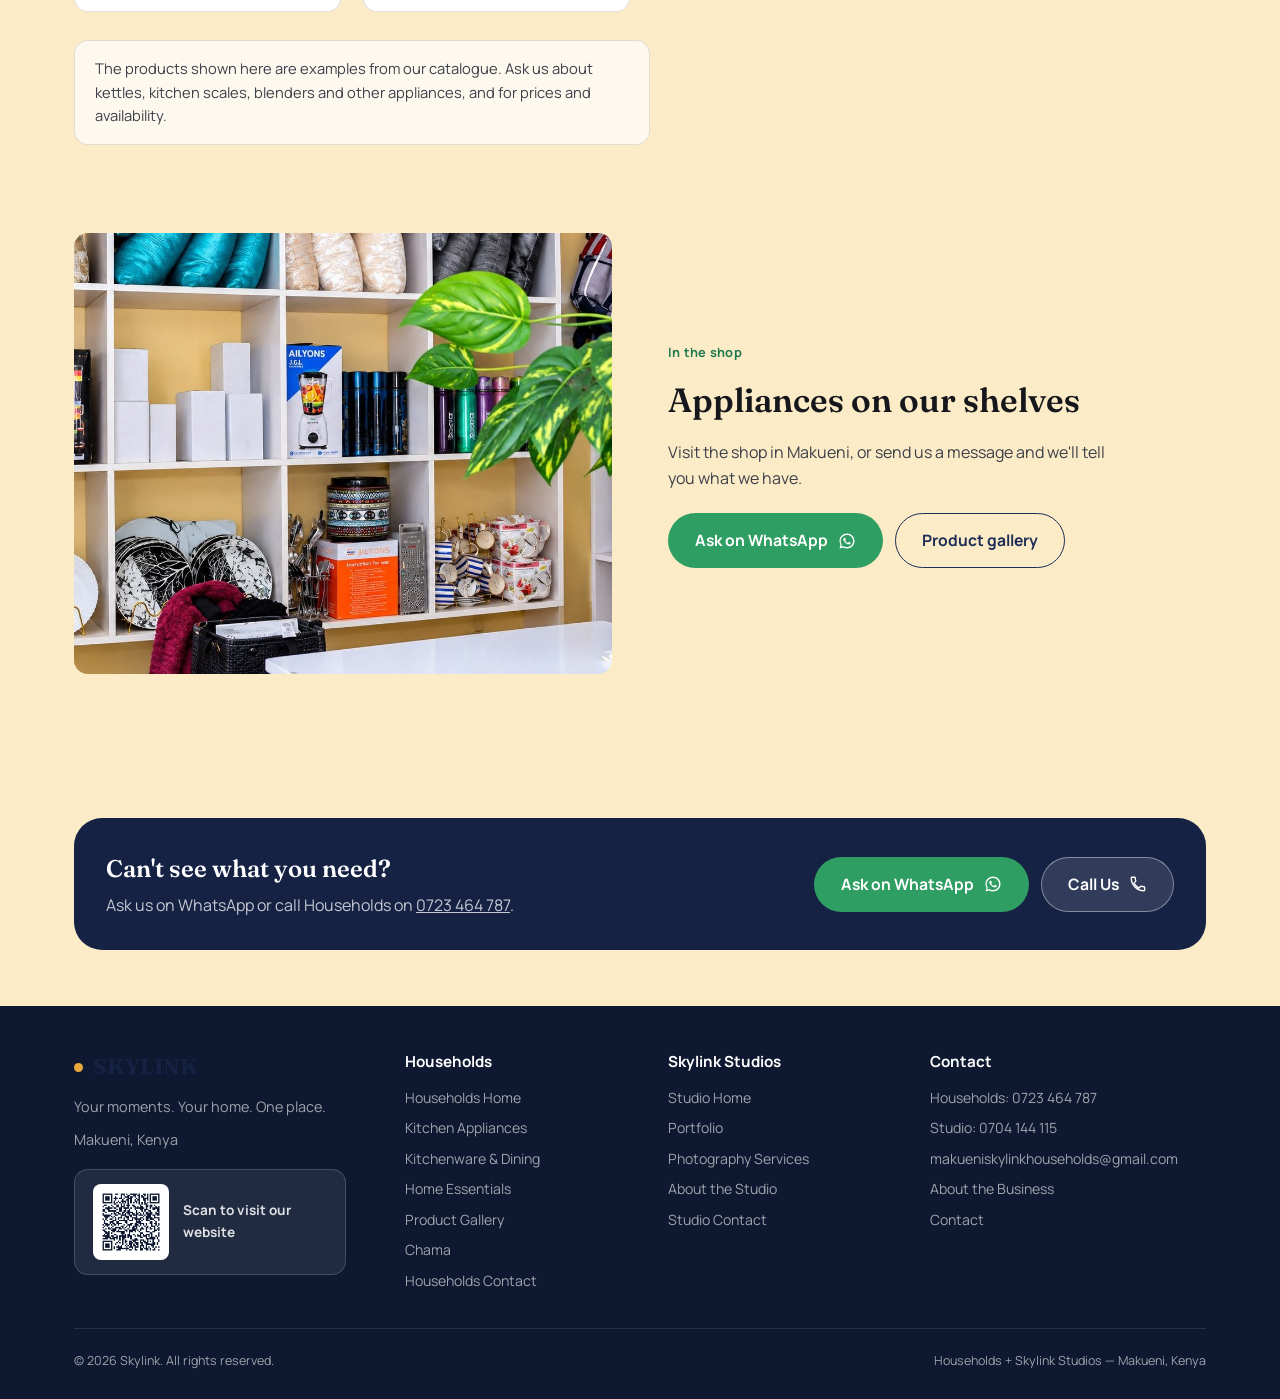
<file: households/kitchen-appliances.html>
<!DOCTYPE html>
<html lang="en">
<head>
<meta charset="UTF-8">
<meta name="viewport" content="width=device-width, initial-scale=1, viewport-fit=cover">
<title>Kitchen Appliances — Skylink Households</title>
<meta name="description" content="Cookers, pressure cookers, kettles, kitchen scales, blenders and similar appliances.">
<meta property="og:type" content="website">
<meta property="og:site_name" content="Skylink">
<meta property="og:title" content="Kitchen Appliances — Skylink Households">
<meta property="og:description" content="Cookers, pressure cookers, kettles, kitchen scales, blenders and similar appliances.">
<meta property="og:image" content="../assets/img/storefront.jpg">
<meta name="theme-color" content="#0E1830">
<link rel="icon" href="data:image/svg+xml,<svg xmlns=%22http://www.w3.org/2000/svg%22 viewBox=%220 0 100 100%22><text y=%22.9em%22 font-size=%2290%22>🏠</text></svg>">
<link rel="preconnect" href="https://fonts.googleapis.com">
<link rel="preconnect" href="https://fonts.gstatic.com" crossorigin>
<link href="https://fonts.googleapis.com/css2?family=Fraunces:opsz,wght@9..144,400;9..144,500;9..144,600;9..144,700;9..144,900&family=Manrope:wght@400;500;600;700;800&display=swap" rel="stylesheet">
<link rel="stylesheet" href="../assets/css/style.css">
</head>
<body data-root="../" data-page="households/kitchen-appliances" data-branch="households">
<a class="skip" href="#main">Skip to content</a>
<div id="site-header"><noscript><nav style="padding:16px;background:#0E1830"><a style="color:#fff;margin-right:14px" href="../index.html">Home</a><a style="color:#fff;margin-right:14px" href="../households/index.html">Households</a><a style="color:#fff;margin-right:14px" href="../studio/index.html">Studio</a><a style="color:#fff;margin-right:14px" href="../about.html">About</a><a style="color:#fff" href="../contact.html">Contact</a></nav></noscript></div>
<main id="main">
<section class="page-hero house"><div class="wrap">
  <div class="crumbs"><a href="../index.html">Home</a> / <a href="../households/index.html">Households</a> / Kitchen Appliances</div>
  <span class="eyebrow">Skylink Households</span><h1>Kitchen Appliances</h1><p class="lead">Cookers, pressure cookers, kettles, kitchen scales, blenders and similar appliances.</p></div></section>
<section class="section sec-gold" style="padding-top:56px"><div class="wrap">
  <div data-products="kitchen-appliances"><div class="product-grid"></div></div>
  <p class="catalogue-note">The products shown here are examples from our catalogue. Ask us about kettles, kitchen scales, blenders and other appliances, and for prices and availability.</p>
</div></section>
<section class="section sec-gold" style="padding-top:0"><div class="wrap"><div class="split-feature">
  <div class="ph-photo" style="min-height:260px"><img src="../assets/img/shelf-appliances.jpg" alt="Boxed kitchen appliances on the Skylink Households shelves" loading="lazy"></div>
  <div><span class="eyebrow">In the shop</span><h2 style="font-family:var(--font-display);font-weight:600;font-size:clamp(1.6rem,3.2vw,2.1rem);margin-top:10px">Appliances on our shelves</h2>
  <p style="margin-top:12px;color:var(--text-soft);max-width:46ch">Visit the shop in Makueni, or send us a message and we'll tell you what we have.</p>
  <div style="display:flex;gap:12px;flex-wrap:wrap;margin-top:22px"><a data-wa="Hi Skylink, I'm looking for kitchen appliances. What do you have?" class="btn btn-green">Ask on WhatsApp<svg><use href="#i-whatsapp"/></svg></a>
  <a href="../households/product-gallery.html" class="btn btn-outline">Product gallery</a></div></div></div></div></section>
<section class="section tight sec-gold"><div class="wrap"><div class="cta-band">
  <div><h3>Can't see what you need?</h3><p>Ask us on WhatsApp or call Households on <a data-tel="households" style="text-decoration:underline"><span data-num="households"></span></a>.</p></div>
  <div class="row"><a class="btn btn-green" data-wa="Hi Skylink, I'd like to know what household items you have.">Ask on WhatsApp<svg><use href="#i-whatsapp"/></svg></a>
  <a class="btn btn-ghost-light" data-tel="households">Call Us<svg><use href="#i-phone"/></svg></a></div></div></div></section>
</main>
<div id="site-footer"></div>
<script src="../assets/js/config.js"></script>
<script src="../assets/js/products.js"></script>
<script src="../assets/js/site.js"></script>

</body>
</html>
</file>
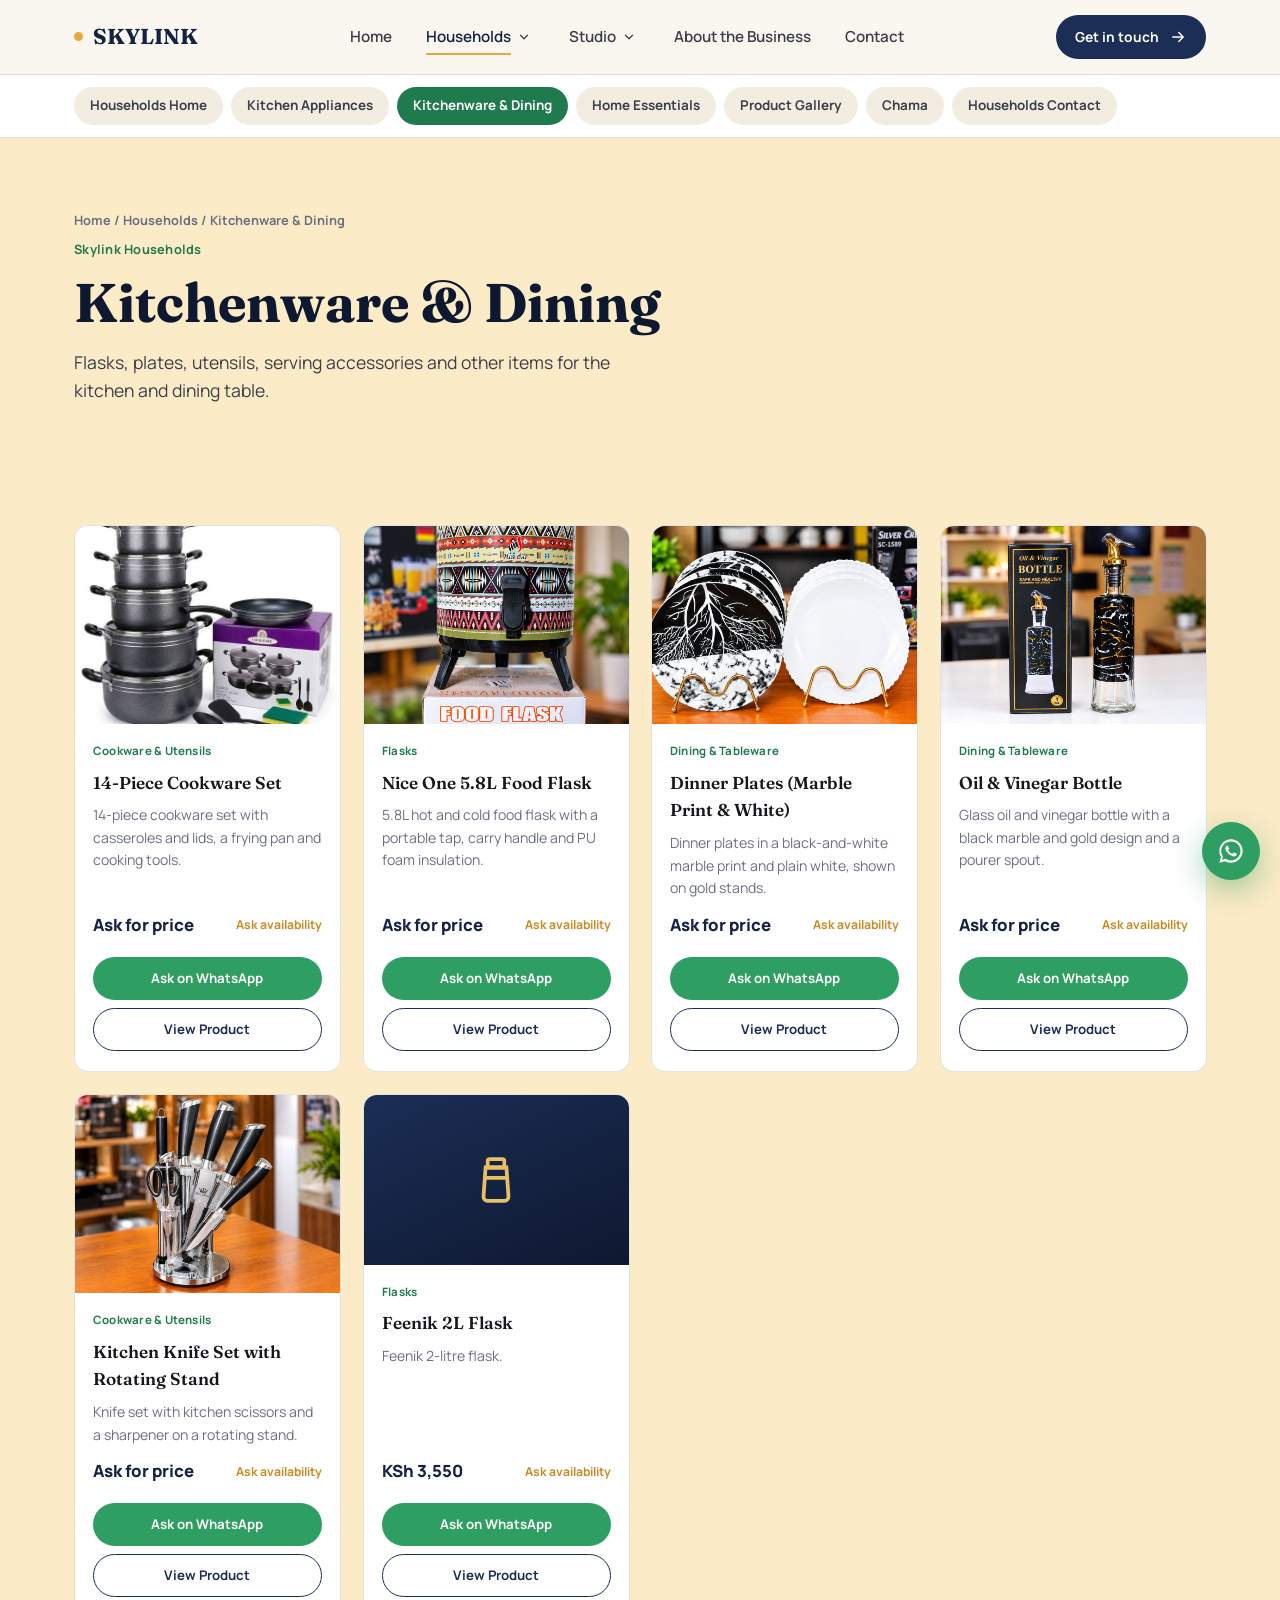
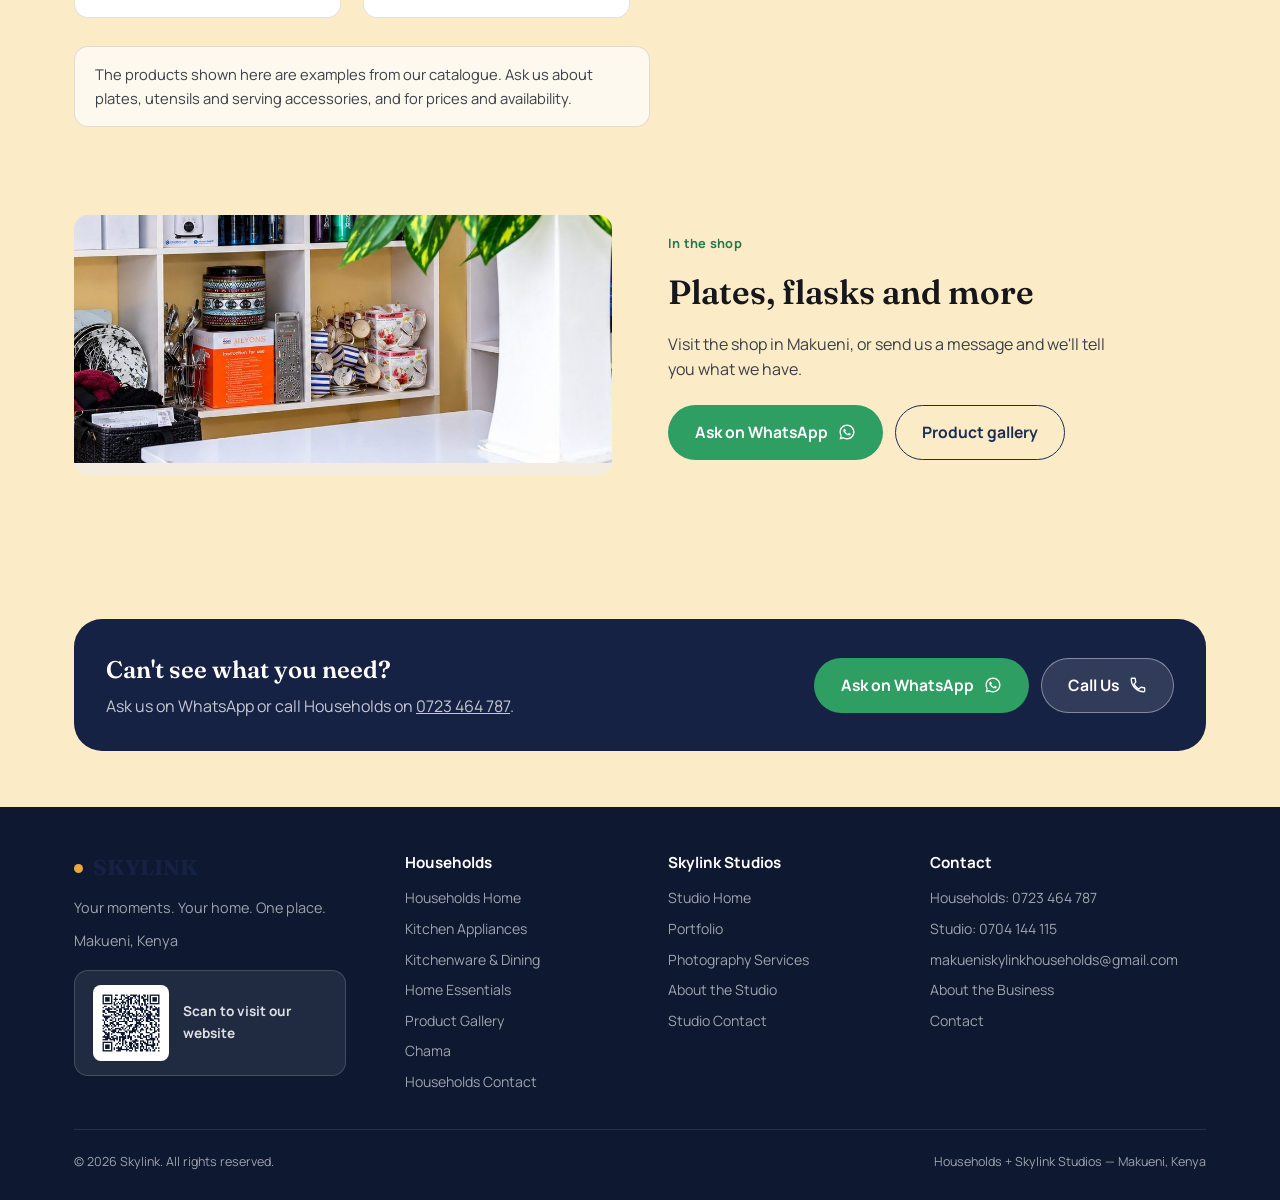
<file: households/kitchenware-dining.html>
<!DOCTYPE html>
<html lang="en">
<head>
<meta charset="UTF-8">
<meta name="viewport" content="width=device-width, initial-scale=1, viewport-fit=cover">
<title>Kitchenware &amp; Dining — Skylink Households</title>
<meta name="description" content="Flasks, plates, utensils, serving accessories and other items for the kitchen and dining table.">
<meta property="og:type" content="website">
<meta property="og:site_name" content="Skylink">
<meta property="og:title" content="Kitchenware &amp; Dining — Skylink Households">
<meta property="og:description" content="Flasks, plates, utensils, serving accessories and other items for the kitchen and dining table.">
<meta property="og:image" content="../assets/img/storefront.jpg">
<meta name="theme-color" content="#0E1830">
<link rel="icon" href="data:image/svg+xml,<svg xmlns=%22http://www.w3.org/2000/svg%22 viewBox=%220 0 100 100%22><text y=%22.9em%22 font-size=%2290%22>🏠</text></svg>">
<link rel="preconnect" href="https://fonts.googleapis.com">
<link rel="preconnect" href="https://fonts.gstatic.com" crossorigin>
<link href="https://fonts.googleapis.com/css2?family=Fraunces:opsz,wght@9..144,400;9..144,500;9..144,600;9..144,700;9..144,900&family=Manrope:wght@400;500;600;700;800&display=swap" rel="stylesheet">
<link rel="stylesheet" href="../assets/css/style.css">
</head>
<body data-root="../" data-page="households/kitchenware-dining" data-branch="households">
<a class="skip" href="#main">Skip to content</a>
<div id="site-header"><noscript><nav style="padding:16px;background:#0E1830"><a style="color:#fff;margin-right:14px" href="../index.html">Home</a><a style="color:#fff;margin-right:14px" href="../households/index.html">Households</a><a style="color:#fff;margin-right:14px" href="../studio/index.html">Studio</a><a style="color:#fff;margin-right:14px" href="../about.html">About</a><a style="color:#fff" href="../contact.html">Contact</a></nav></noscript></div>
<main id="main">
<section class="page-hero house"><div class="wrap">
  <div class="crumbs"><a href="../index.html">Home</a> / <a href="../households/index.html">Households</a> / Kitchenware & Dining</div>
  <span class="eyebrow">Skylink Households</span><h1>Kitchenware &amp; Dining</h1><p class="lead">Flasks, plates, utensils, serving accessories and other items for the kitchen and dining table.</p></div></section>
<section class="section sec-gold" style="padding-top:56px"><div class="wrap">
  <div data-products="kitchenware-dining"><div class="product-grid"></div></div>
  <p class="catalogue-note">The products shown here are examples from our catalogue. Ask us about plates, utensils and serving accessories, and for prices and availability.</p>
</div></section>
<section class="section sec-gold" style="padding-top:0"><div class="wrap"><div class="split-feature">
  <div class="ph-photo" style="min-height:260px"><img src="../assets/img/shelf-dining.jpg" alt="Plates and dining items on the Skylink Households shelves" loading="lazy"></div>
  <div><span class="eyebrow">In the shop</span><h2 style="font-family:var(--font-display);font-weight:600;font-size:clamp(1.6rem,3.2vw,2.1rem);margin-top:10px">Plates, flasks and more</h2>
  <p style="margin-top:12px;color:var(--text-soft);max-width:46ch">Visit the shop in Makueni, or send us a message and we'll tell you what we have.</p>
  <div style="display:flex;gap:12px;flex-wrap:wrap;margin-top:22px"><a data-wa="Hi Skylink, I'm looking for kitchenware and dining items. What do you have?" class="btn btn-green">Ask on WhatsApp<svg><use href="#i-whatsapp"/></svg></a>
  <a href="../households/product-gallery.html" class="btn btn-outline">Product gallery</a></div></div></div></div></section>
<section class="section tight sec-gold"><div class="wrap"><div class="cta-band">
  <div><h3>Can't see what you need?</h3><p>Ask us on WhatsApp or call Households on <a data-tel="households" style="text-decoration:underline"><span data-num="households"></span></a>.</p></div>
  <div class="row"><a class="btn btn-green" data-wa="Hi Skylink, I'd like to know what household items you have.">Ask on WhatsApp<svg><use href="#i-whatsapp"/></svg></a>
  <a class="btn btn-ghost-light" data-tel="households">Call Us<svg><use href="#i-phone"/></svg></a></div></div></div></section>
</main>
<div id="site-footer"></div>
<script src="../assets/js/config.js"></script>
<script src="../assets/js/products.js"></script>
<script src="../assets/js/site.js"></script>

</body>
</html>
</file>
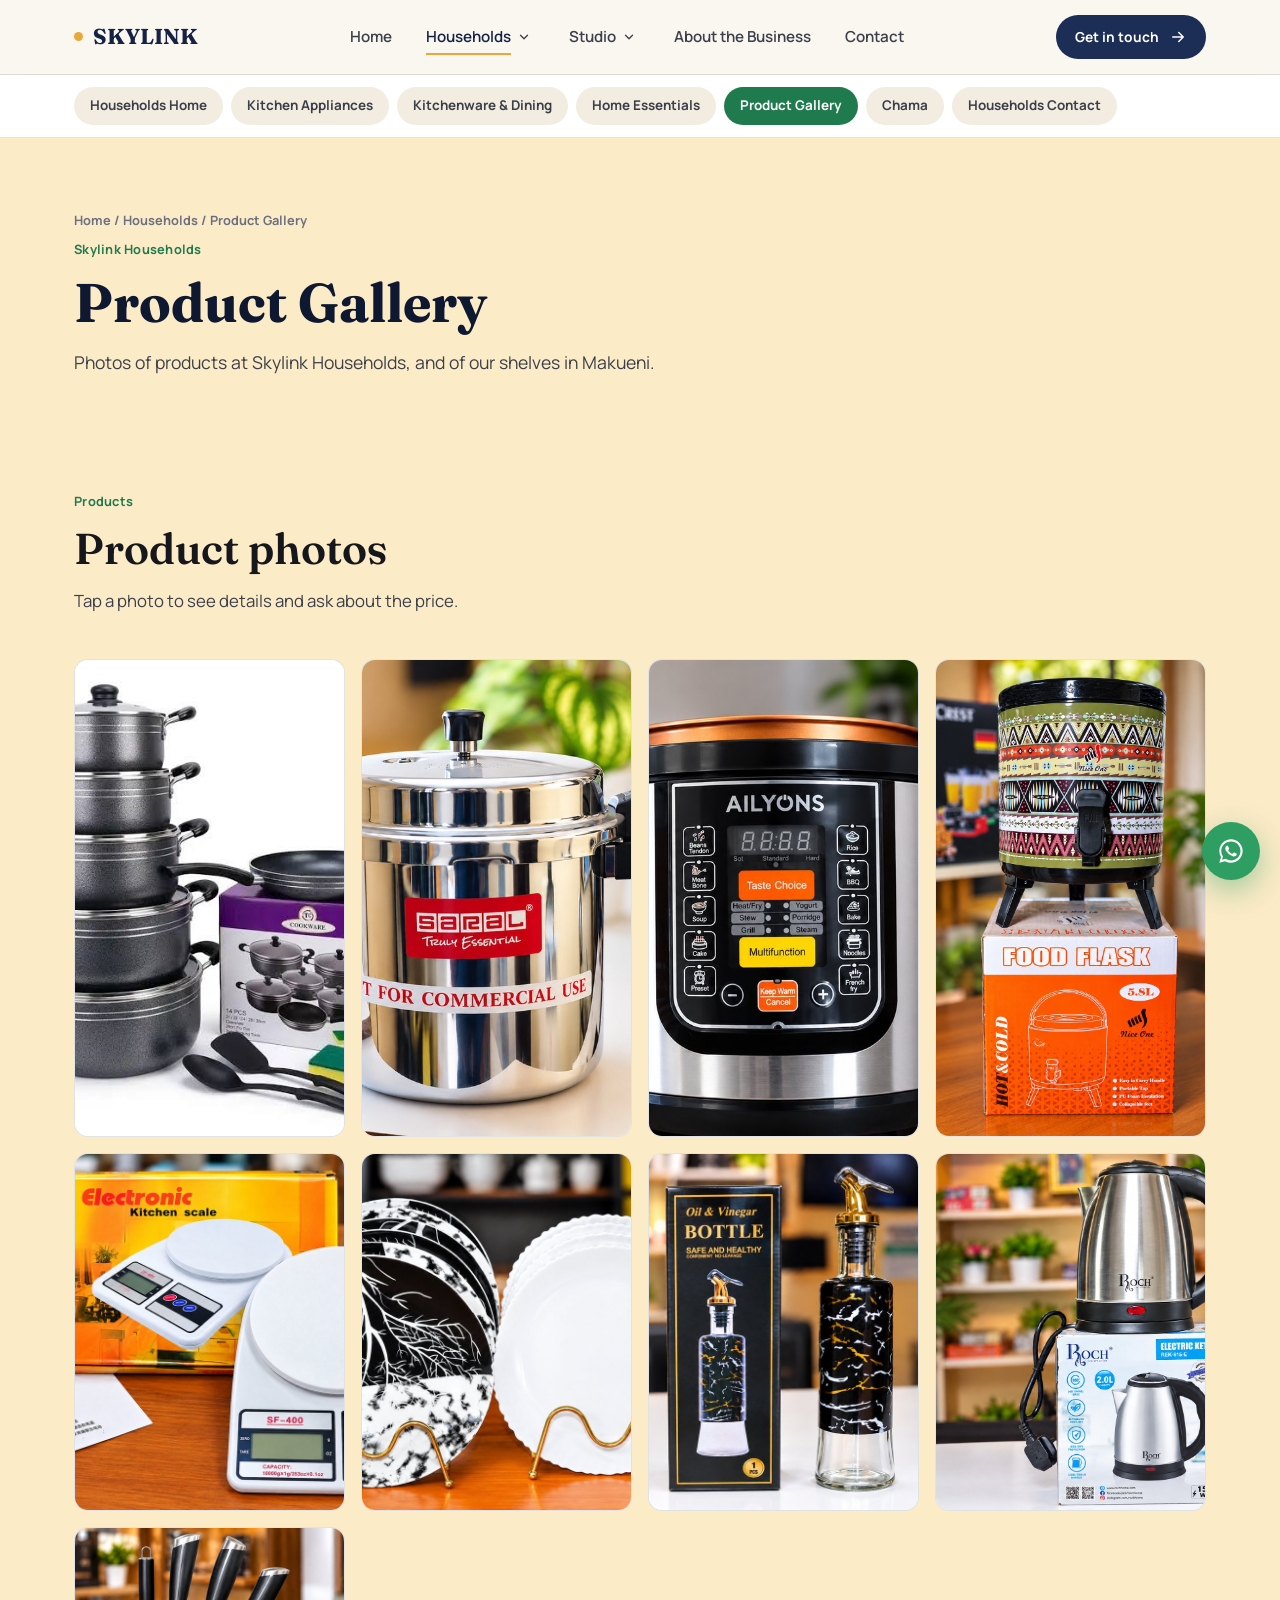
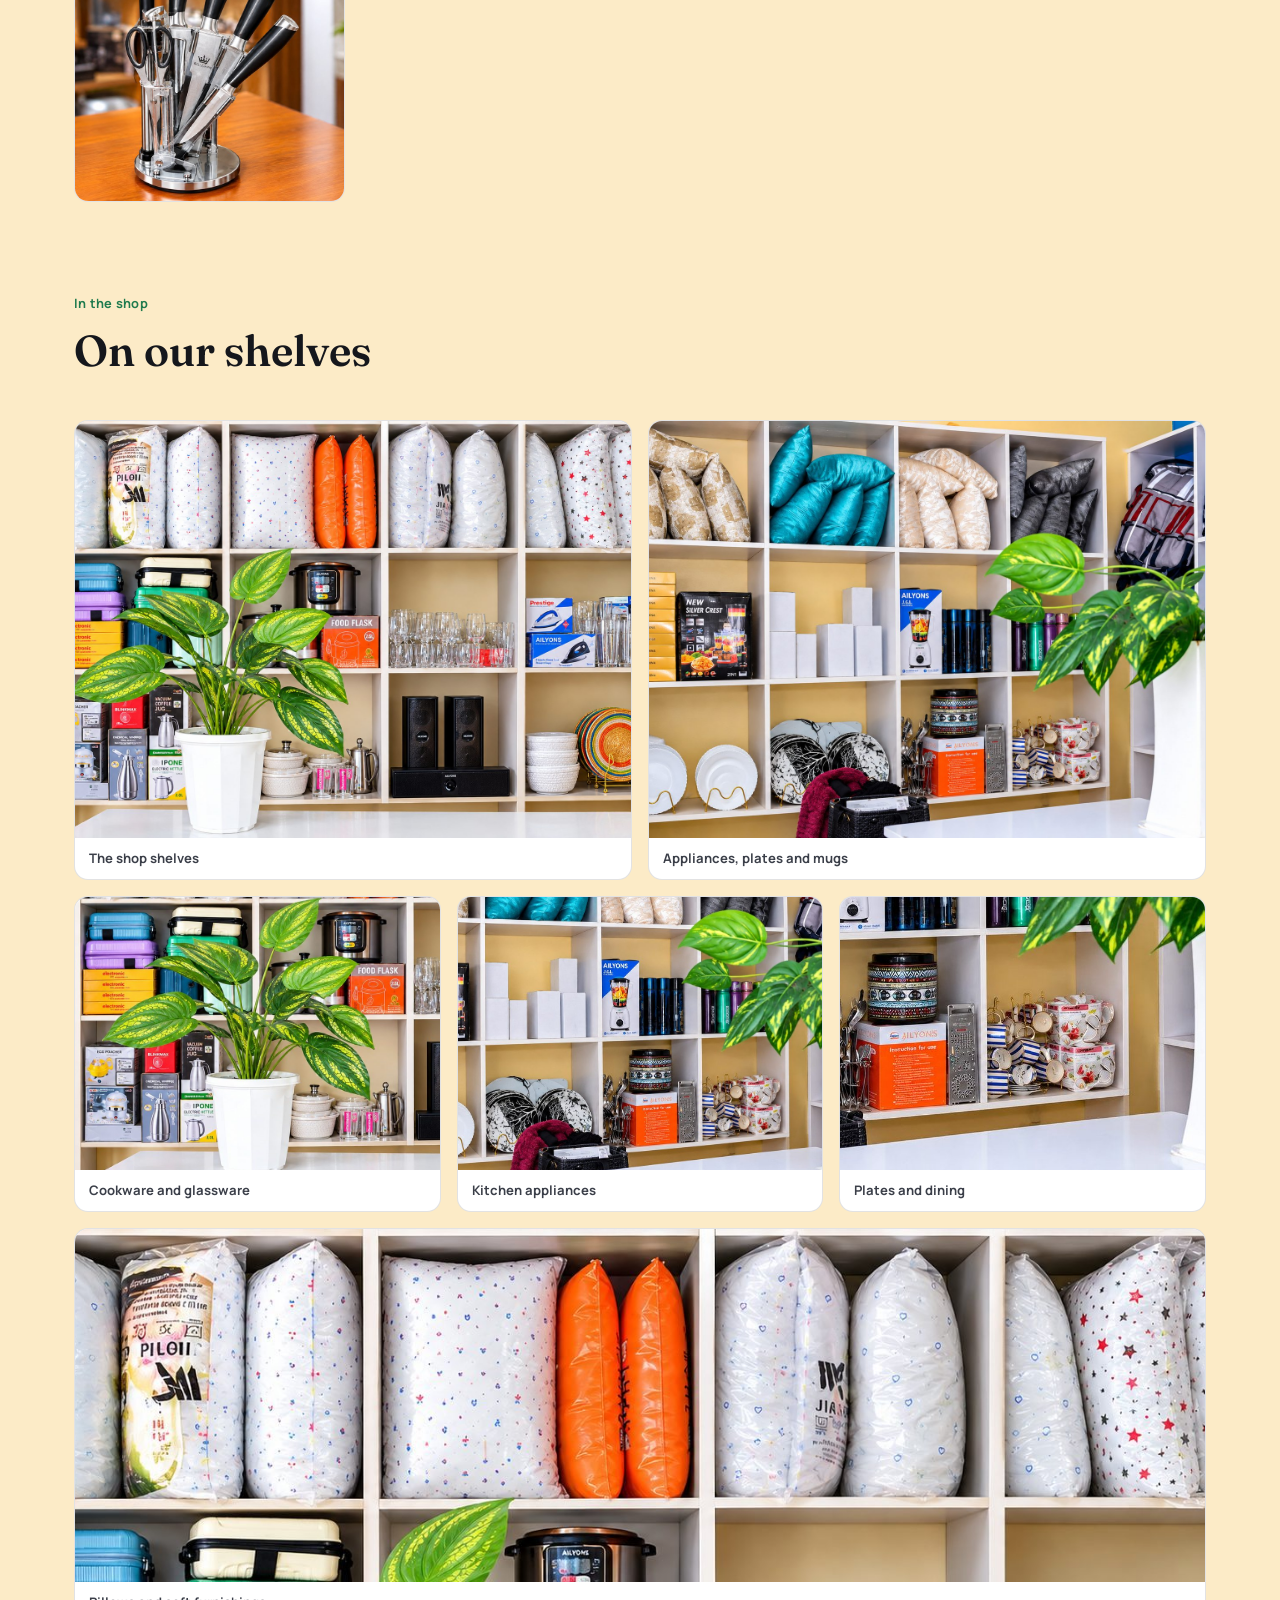
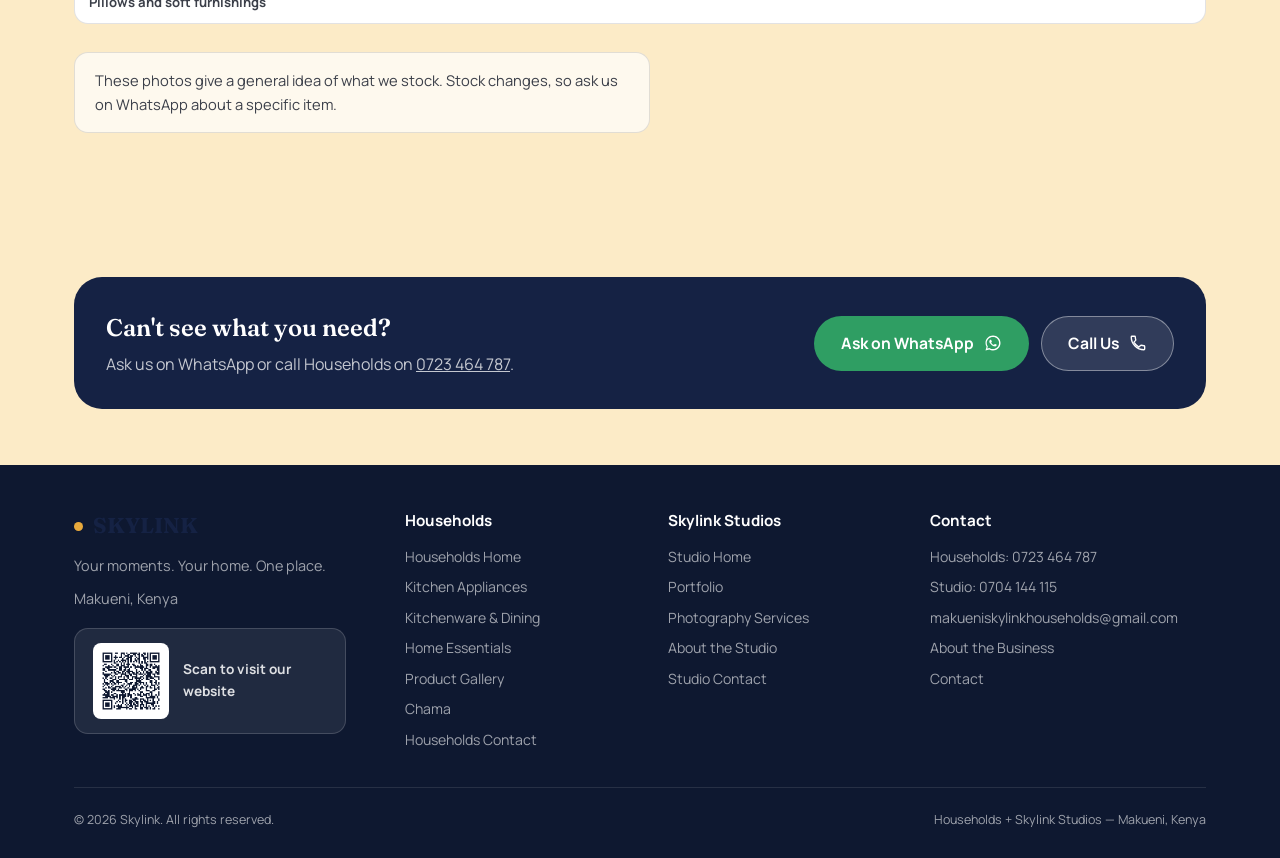
<file: households/product-gallery.html>
<!DOCTYPE html>
<html lang="en">
<head>
<meta charset="UTF-8">
<meta name="viewport" content="width=device-width, initial-scale=1, viewport-fit=cover">
<title>Product Gallery — Skylink Households</title>
<meta name="description" content="Photos of products and shelves at Skylink Households in Makueni: pressure cookers, kettles, flasks, cookware, plates and more.">
<meta property="og:type" content="website">
<meta property="og:site_name" content="Skylink">
<meta property="og:title" content="Product Gallery — Skylink Households">
<meta property="og:description" content="Photos of products and shelves at Skylink Households in Makueni: pressure cookers, kettles, flasks, cookware, plates and more.">
<meta property="og:image" content="../assets/img/storefront.jpg">
<meta name="theme-color" content="#0E1830">
<link rel="icon" href="data:image/svg+xml,<svg xmlns=%22http://www.w3.org/2000/svg%22 viewBox=%220 0 100 100%22><text y=%22.9em%22 font-size=%2290%22>🏠</text></svg>">
<link rel="preconnect" href="https://fonts.googleapis.com">
<link rel="preconnect" href="https://fonts.gstatic.com" crossorigin>
<link href="https://fonts.googleapis.com/css2?family=Fraunces:opsz,wght@9..144,400;9..144,500;9..144,600;9..144,700;9..144,900&family=Manrope:wght@400;500;600;700;800&display=swap" rel="stylesheet">
<link rel="stylesheet" href="../assets/css/style.css">
</head>
<body data-root="../" data-page="households/product-gallery" data-branch="households">
<a class="skip" href="#main">Skip to content</a>
<div id="site-header"><noscript><nav style="padding:16px;background:#0E1830"><a style="color:#fff;margin-right:14px" href="../index.html">Home</a><a style="color:#fff;margin-right:14px" href="../households/index.html">Households</a><a style="color:#fff;margin-right:14px" href="../studio/index.html">Studio</a><a style="color:#fff;margin-right:14px" href="../about.html">About</a><a style="color:#fff" href="../contact.html">Contact</a></nav></noscript></div>
<main id="main">
<section class="page-hero house"><div class="wrap">
  <div class="crumbs"><a href="../index.html">Home</a> / <a href="../households/index.html">Households</a> / Product Gallery</div>
  <span class="eyebrow">Skylink Households</span><h1>Product Gallery</h1><p class="lead">Photos of products at Skylink Households, and of our shelves in Makueni.</p></div></section>
<section class="section sec-gold" style="padding-top:56px"><div class="wrap">
  <div class="section-head"><span class="eyebrow">Products</span><h2>Product photos</h2><p>Tap a photo to see details and ask about the price.</p></div>
  <div class="prod-gallery" data-product-gallery></div>
</div></section>
<section class="section sec-gold" style="padding-top:0"><div class="wrap">
  <div class="section-head"><span class="eyebrow">In the shop</span><h2>On our shelves</h2></div>
  <div class="shelf-grid">
    <figure class="f3"><div class="pic"><img src="../assets/img/shelf-1.jpg" alt="Shelves with cookware, glassware, small appliances and pillows" loading="lazy"></div><figcaption>The shop shelves</figcaption></figure>
    <figure class="f3"><div class="pic"><img src="../assets/img/shelf-2.jpg" alt="Shelves with boxed appliances, plates and mugs" loading="lazy"></div><figcaption>Appliances, plates and mugs</figcaption></figure>
    <figure class="f2"><div class="pic"><img src="../assets/img/shelf-cookware.jpg" alt="Cookware and glassware on the shelves" loading="lazy"></div><figcaption>Cookware and glassware</figcaption></figure>
    <figure class="f2"><div class="pic"><img src="../assets/img/shelf-appliances.jpg" alt="Boxed kitchen appliances" loading="lazy"></div><figcaption>Kitchen appliances</figcaption></figure>
    <figure class="f2"><div class="pic"><img src="../assets/img/shelf-dining.jpg" alt="Plates and dining items" loading="lazy"></div><figcaption>Plates and dining</figcaption></figure>
    <figure class="f6"><div class="pic"><img src="../assets/img/shelf-pillows.jpg" alt="Pillows and soft furnishings" loading="lazy"></div><figcaption>Pillows and soft furnishings</figcaption></figure>
  </div>
  <p class="catalogue-note">These photos give a general idea of what we stock. Stock changes, so ask us on WhatsApp about a specific item.</p>
</div></section><section class="section tight sec-gold"><div class="wrap"><div class="cta-band">
  <div><h3>Can't see what you need?</h3><p>Ask us on WhatsApp or call Households on <a data-tel="households" style="text-decoration:underline"><span data-num="households"></span></a>.</p></div>
  <div class="row"><a class="btn btn-green" data-wa="Hi Skylink, I'd like to know what household items you have.">Ask on WhatsApp<svg><use href="#i-whatsapp"/></svg></a>
  <a class="btn btn-ghost-light" data-tel="households">Call Us<svg><use href="#i-phone"/></svg></a></div></div></div></section>
</main>
<div id="site-footer"></div>
<script src="../assets/js/config.js"></script>
<script src="../assets/js/products.js"></script>
<script src="../assets/js/site.js"></script>

</body>
</html>
</file>
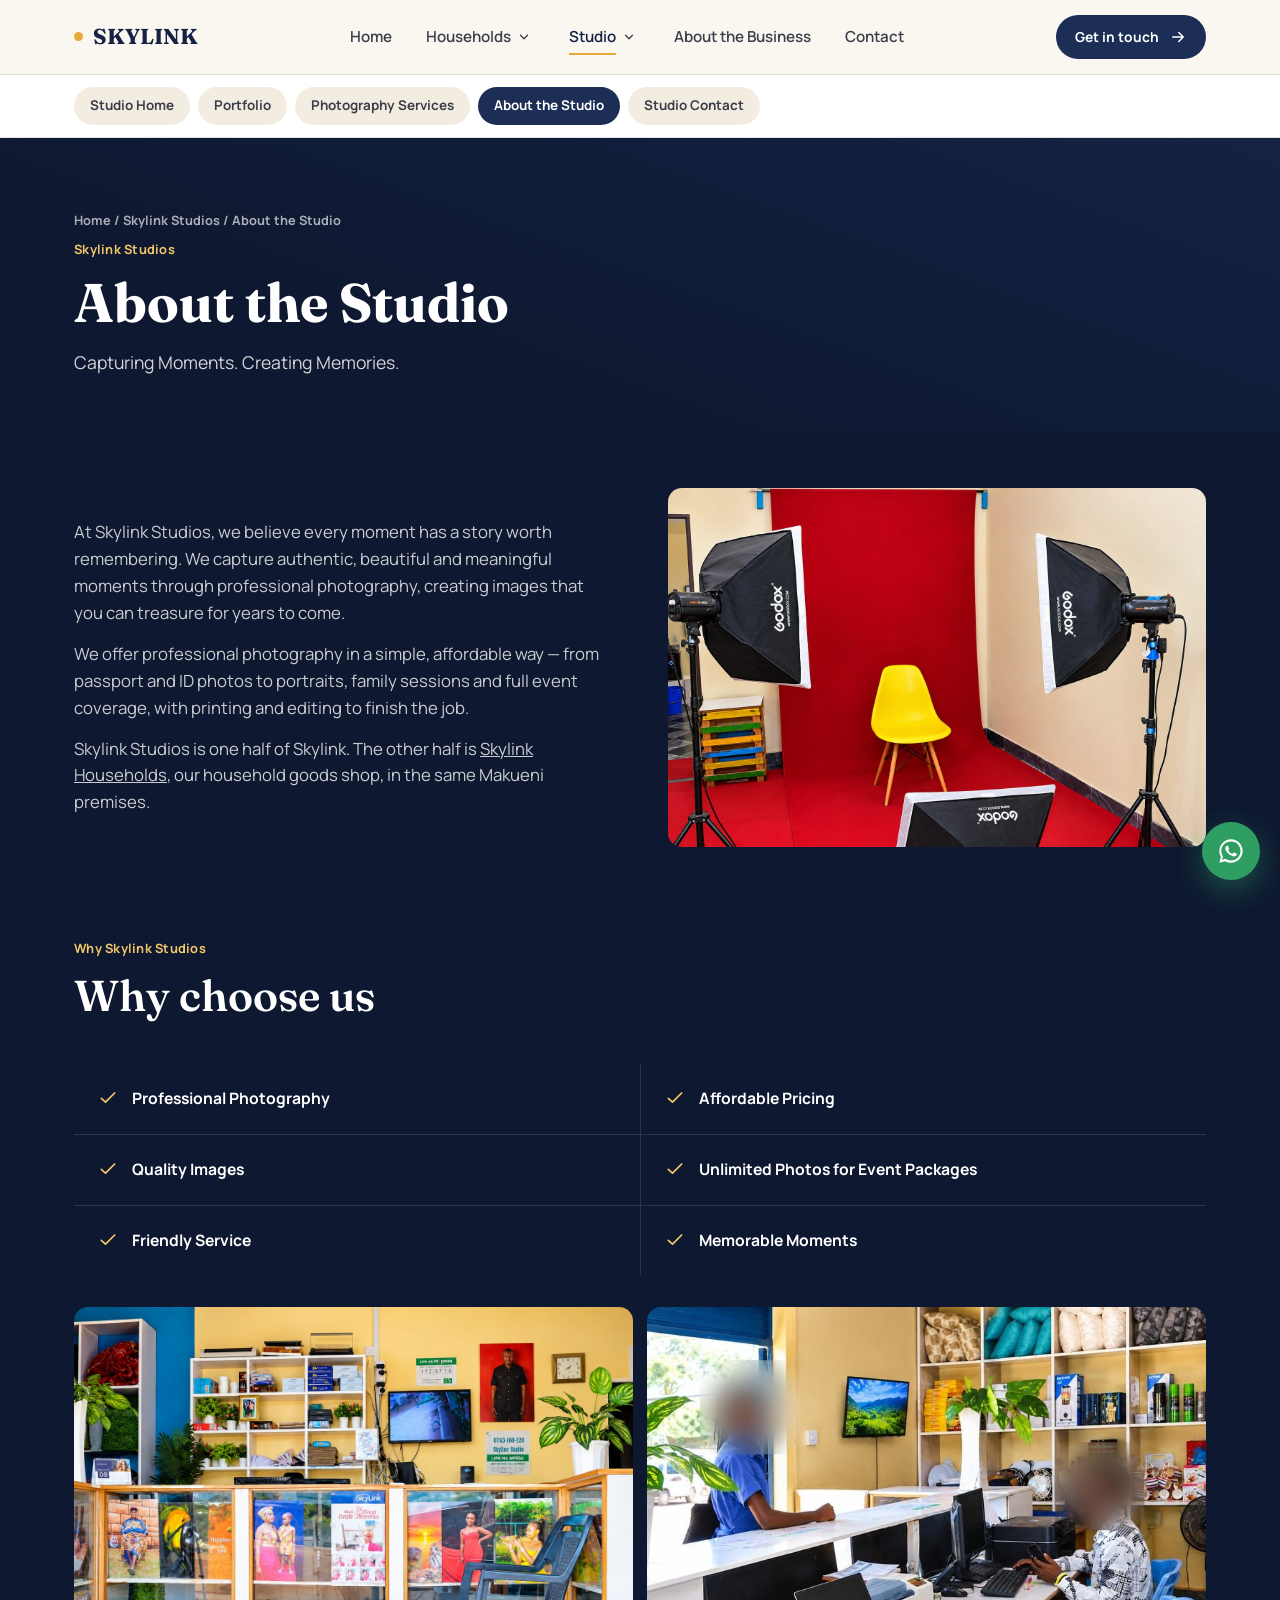
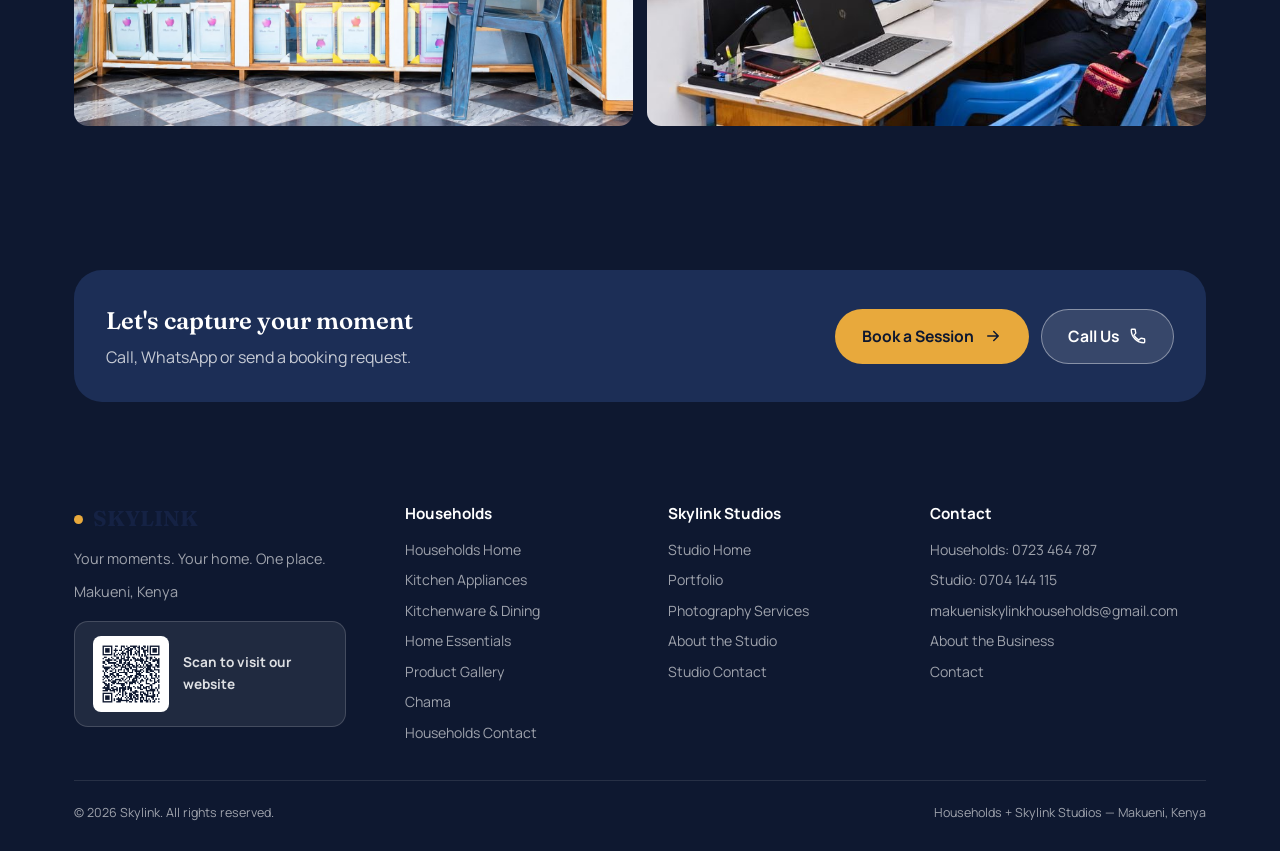
<file: studio/about.html>
<!DOCTYPE html>
<html lang="en">
<head>
<meta charset="UTF-8">
<meta name="viewport" content="width=device-width, initial-scale=1, viewport-fit=cover">
<title>About the Studio — Skylink Studios Makueni</title>
<meta name="description" content="About Skylink Studios in Makueni: authentic, beautiful and meaningful photography at simple, affordable rates.">
<meta property="og:type" content="website">
<meta property="og:site_name" content="Skylink">
<meta property="og:title" content="About the Studio — Skylink Studios Makueni">
<meta property="og:description" content="About Skylink Studios in Makueni: authentic, beautiful and meaningful photography at simple, affordable rates.">
<meta property="og:image" content="../assets/img/storefront.jpg">
<meta name="theme-color" content="#0E1830">
<link rel="icon" href="data:image/svg+xml,<svg xmlns=%22http://www.w3.org/2000/svg%22 viewBox=%220 0 100 100%22><text y=%22.9em%22 font-size=%2290%22>🏠</text></svg>">
<link rel="preconnect" href="https://fonts.googleapis.com">
<link rel="preconnect" href="https://fonts.gstatic.com" crossorigin>
<link href="https://fonts.googleapis.com/css2?family=Fraunces:opsz,wght@9..144,400;9..144,500;9..144,600;9..144,700;9..144,900&family=Manrope:wght@400;500;600;700;800&display=swap" rel="stylesheet">
<link rel="stylesheet" href="../assets/css/style.css">
</head>
<body data-root="../" data-page="studio/about" data-branch="studio">
<a class="skip" href="#main">Skip to content</a>
<div id="site-header"><noscript><nav style="padding:16px;background:#0E1830"><a style="color:#fff;margin-right:14px" href="../index.html">Home</a><a style="color:#fff;margin-right:14px" href="../households/index.html">Households</a><a style="color:#fff;margin-right:14px" href="../studio/index.html">Studio</a><a style="color:#fff;margin-right:14px" href="../about.html">About</a><a style="color:#fff" href="../contact.html">Contact</a></nav></noscript></div>
<main id="main">
<section class="page-hero"><div class="wrap">
  <div class="crumbs"><a href="../index.html">Home</a> / <a href="../studio/index.html">Skylink Studios</a> / About the Studio</div>
  <span class="eyebrow">Skylink Studios</span><h1>About the Studio</h1><p class="lead">Capturing Moments. Creating Memories.</p></div></section>
<section class="section sec-navy" style="padding-top:56px"><div class="wrap"><div class="split-feature">
  <div class="prose"><p>At Skylink Studios, we believe every moment has a story worth remembering. We capture authentic, beautiful and meaningful moments through professional photography, creating images that you can treasure for years to come.</p>
  <p>We offer professional photography in a simple, affordable way — from passport and ID photos to portraits, family sessions and full event coverage, with printing and editing to finish the job.</p>
  <p>Skylink Studios is one half of Skylink. The other half is <a href="../households/index.html" style="text-decoration:underline">Skylink Households</a>, our household goods shop, in the same Makueni premises.</p></div>
  <div class="ph-photo" style="min-height:300px"><img src="../assets/img/studio-lights.jpg" alt="Skylink studio with softbox lighting and red backdrop" loading="lazy"></div>
</div></div></section>
<section class="section sec-navy" style="padding-top:0"><div class="wrap">
  <div class="section-head"><span class="eyebrow">Why Skylink Studios</span><h2>Why choose us</h2></div><div class="service-list"><div class="service-item"><svg><use href="#i-check"/></svg><div><strong>Professional Photography</strong></div></div><div class="service-item"><svg><use href="#i-check"/></svg><div><strong>Affordable Pricing</strong></div></div><div class="service-item"><svg><use href="#i-check"/></svg><div><strong>Quality Images</strong></div></div><div class="service-item"><svg><use href="#i-check"/></svg><div><strong>Unlimited Photos for Event Packages</strong></div></div><div class="service-item"><svg><use href="#i-check"/></svg><div><strong>Friendly Service</strong></div></div><div class="service-item"><svg><use href="#i-check"/></svg><div><strong>Memorable Moments</strong></div></div></div>
  <div class="photo-grid" style="grid-template-columns:repeat(2,1fr);margin-top:32px"><div class="ph-photo" style=""><img src="../assets/img/counter.jpg" alt="Photo print display counter" loading="lazy"></div><div class="ph-photo" style=""><img src="../assets/img/reception-blurred.jpg" alt="Customers being served at the front desk" loading="lazy"></div></div>
</div></section><section class="section tight sec-navy"><div class="wrap"><div class="cta-band" style="background:var(--navy-700)">
  <div><h3>Let's capture your moment</h3><p>Call, WhatsApp or send a booking request.</p></div>
  <div class="row"><a class="btn btn-gold" data-wa="Hi Skylink, I'd like to book a photography session." data-wa-to="studio">Book a Session<svg><use href="#i-arrow"/></svg></a>
  <a class="btn btn-ghost-light" data-tel="studio:0">Call Us<svg><use href="#i-phone"/></svg></a></div></div></div></section>
</main>
<div id="site-footer"></div>
<script src="../assets/js/config.js"></script>
<script src="../assets/js/products.js"></script>
<script src="../assets/js/site.js"></script>

</body>
</html>
</file>
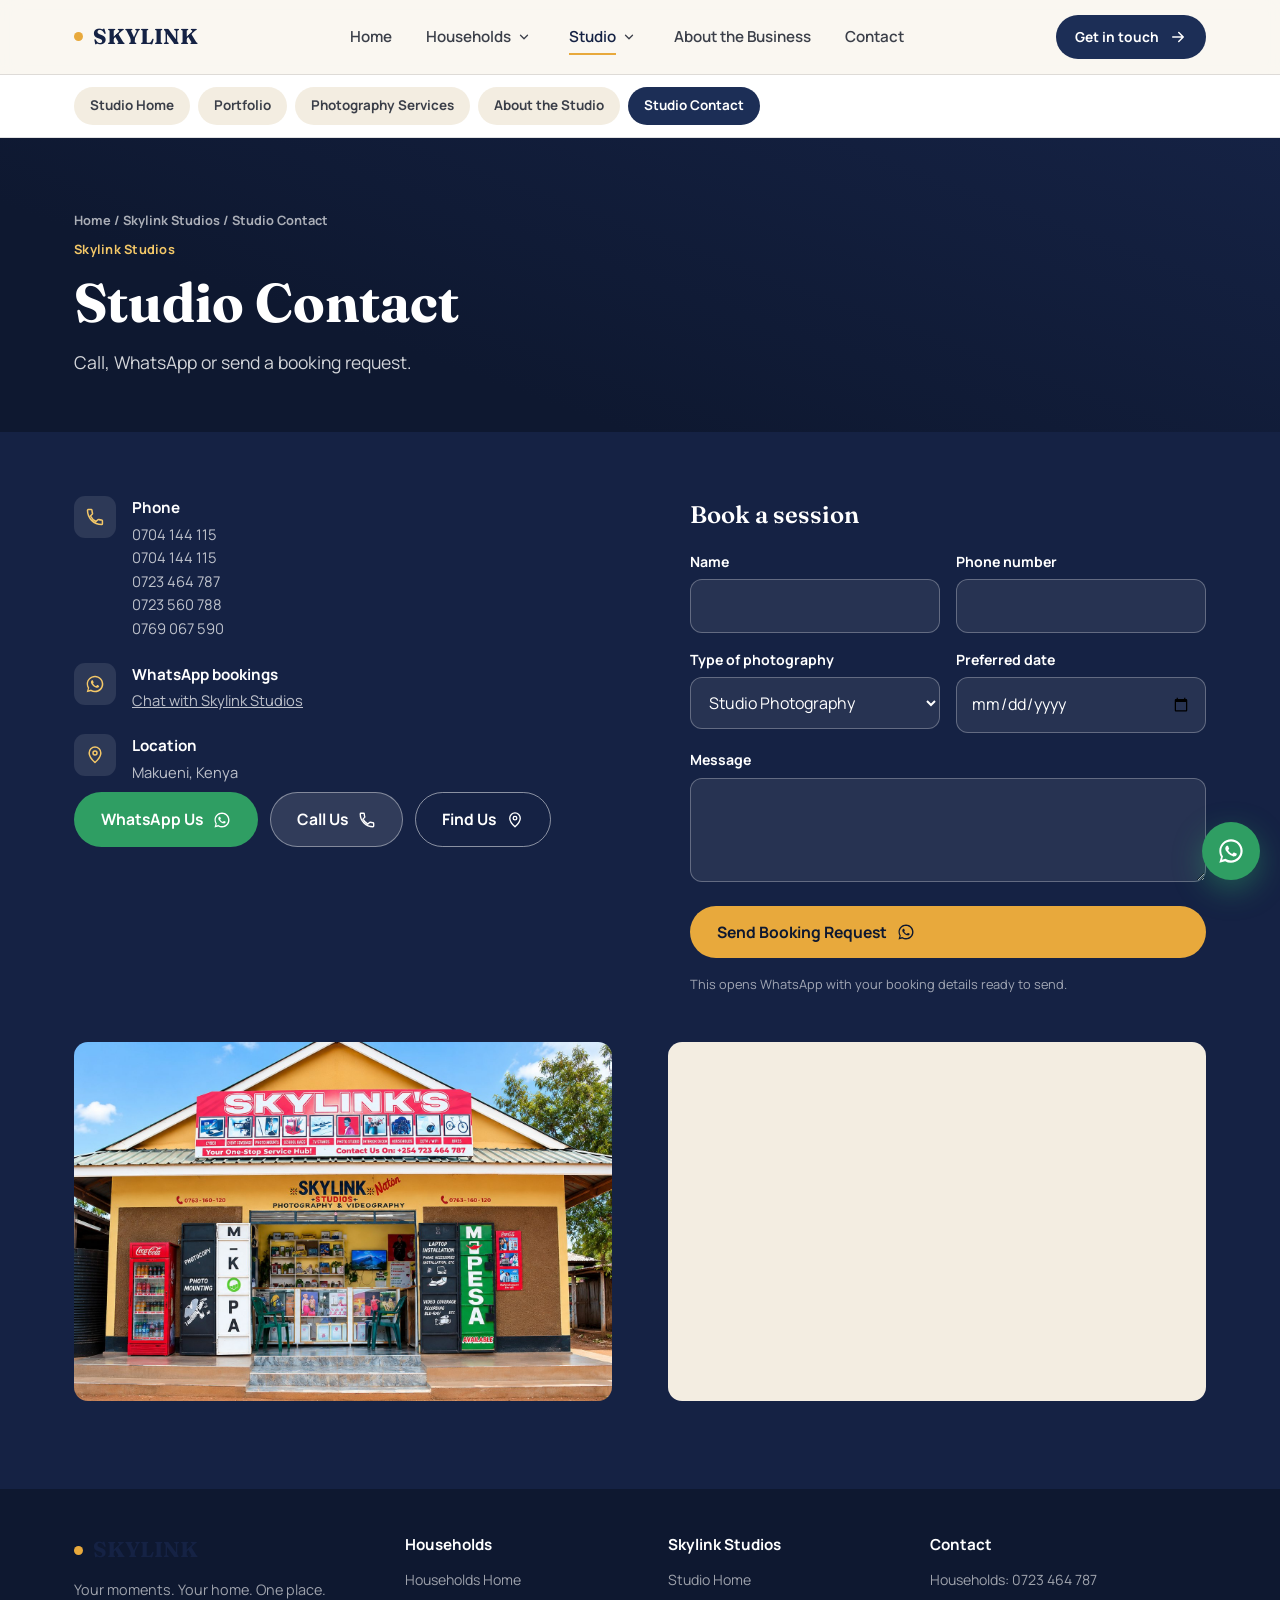
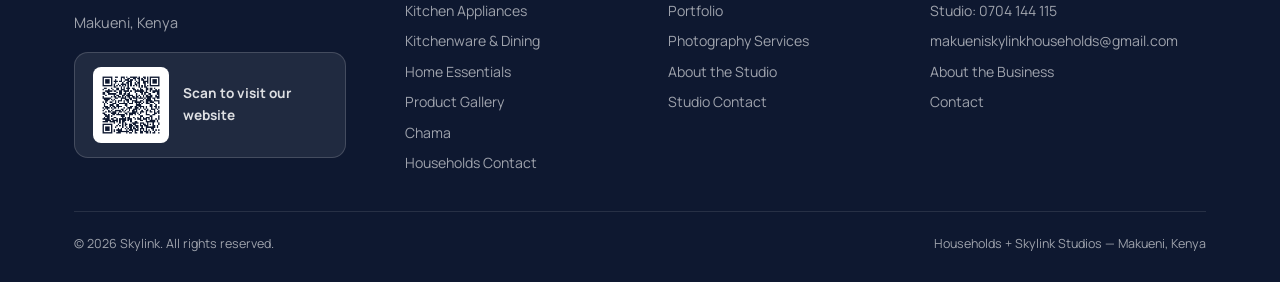
<file: studio/contact.html>
<!DOCTYPE html>
<html lang="en">
<head>
<meta charset="UTF-8">
<meta name="viewport" content="width=device-width, initial-scale=1, viewport-fit=cover">
<title>Studio Contact & Booking — Skylink Studios Makueni</title>
<meta name="description" content="Contact Skylink Studios in Makueni: call 0704 144 115, 0724 642 885 or 0723 464 787, WhatsApp, or send a booking request.">
<meta property="og:type" content="website">
<meta property="og:site_name" content="Skylink">
<meta property="og:title" content="Studio Contact & Booking — Skylink Studios Makueni">
<meta property="og:description" content="Contact Skylink Studios in Makueni: call 0704 144 115, 0724 642 885 or 0723 464 787, WhatsApp, or send a booking request.">
<meta property="og:image" content="../assets/img/storefront.jpg">
<meta name="theme-color" content="#0E1830">
<link rel="icon" href="data:image/svg+xml,<svg xmlns=%22http://www.w3.org/2000/svg%22 viewBox=%220 0 100 100%22><text y=%22.9em%22 font-size=%2290%22>🏠</text></svg>">
<link rel="preconnect" href="https://fonts.googleapis.com">
<link rel="preconnect" href="https://fonts.gstatic.com" crossorigin>
<link href="https://fonts.googleapis.com/css2?family=Fraunces:opsz,wght@9..144,400;9..144,500;9..144,600;9..144,700;9..144,900&family=Manrope:wght@400;500;600;700;800&display=swap" rel="stylesheet">
<link rel="stylesheet" href="../assets/css/style.css">
</head>
<body data-root="../" data-page="studio/contact" data-branch="studio">
<a class="skip" href="#main">Skip to content</a>
<div id="site-header"><noscript><nav style="padding:16px;background:#0E1830"><a style="color:#fff;margin-right:14px" href="../index.html">Home</a><a style="color:#fff;margin-right:14px" href="../households/index.html">Households</a><a style="color:#fff;margin-right:14px" href="../studio/index.html">Studio</a><a style="color:#fff;margin-right:14px" href="../about.html">About</a><a style="color:#fff" href="../contact.html">Contact</a></nav></noscript></div>
<main id="main">
<section class="page-hero"><div class="wrap">
  <div class="crumbs"><a href="../index.html">Home</a> / <a href="../studio/index.html">Skylink Studios</a> / Studio Contact</div>
  <span class="eyebrow">Skylink Studios</span><h1>Studio Contact</h1><p class="lead">Call, WhatsApp or send a booking request.</p></div></section>
<section class="section sec-navy2" style="padding-top:64px"><div class="wrap"><div class="contact-grid">
  <div>
    <div class="contact-list">
      <div class="contact-row"><div class="icon"><svg><use href="#i-phone"/></svg></div><div><h4>Phone</h4><p><a class="tel" data-tel="studio:0" data-show></a><br><a class="tel" data-tel="studio:0" data-show></a><br><a class="tel" data-tel="studio:2" data-show></a><br><a class="tel" data-tel="studio:3" data-show></a><br><a class="tel" data-tel="studio:4" data-show></a></p></div></div>
      <div class="contact-row"><div class="icon"><svg><use href="#i-whatsapp"/></svg></div><div><h4>WhatsApp bookings</h4><p><a data-wa="Hi Skylink, I'd like to book a photography session." data-wa-to="studio" style="text-decoration:underline">Chat with Skylink Studios</a></p></div></div>
      <div class="contact-row"><div class="icon"><svg><use href="#i-pin"/></svg></div><div><h4>Location</h4><p>Makueni, Kenya</p></div></div>
    </div>
    <div class="contact-btns"><a data-wa="Hi Skylink, I'd like to book a photography session." data-wa-to="studio" class="btn btn-green">WhatsApp Us<svg><use href="#i-whatsapp"/></svg></a>
    <a data-tel="studio:0" class="btn btn-ghost-light">Call Us<svg><use href="#i-phone"/></svg></a>
    <a data-maps class="btn btn-outline" style="border-color:rgba(255,255,255,0.5);color:var(--white)">Find Us<svg><use href="#i-pin"/></svg></a></div>
  </div>
  <div>
    <h2 style="font-family:var(--font-display);font-size:1.5rem;font-weight:600;margin-bottom:16px;color:#fff">Book a session</h2>
    <form class="form" data-wa-form data-wa-to="studio" data-intro="Hi Skylink Studios, I'd like to book a session.">
      <div class="two"><div><label for="sn">Name</label><input id="sn" name="name" data-label="Name" autocomplete="name" required></div>
      <div><label for="sp">Phone number</label><input id="sp" name="phone" data-label="Phone" type="tel" autocomplete="tel" required></div></div>
      <div class="two"><div><label for="st">Type of photography</label><select id="st" name="type" data-label="Type of photography"><option>Studio Photography</option><option>Portrait Photography</option><option>Birthday Photography</option><option>Event Photography</option><option>Family Photography</option><option>Graduation Photography</option><option>Outdoor Photography</option><option>Special Occasions</option><option>Drone Services</option><option>Passport / ID / Visa photos</option><option>Printing &amp; editing</option></select></div>
      <div><label for="sd">Preferred date</label><input id="sd" name="date" data-label="Preferred date" type="date"></div></div>
      <div><label for="sm">Message</label><textarea id="sm" name="message" data-label="Message" rows="3"></textarea></div>
      <button class="btn btn-gold" type="submit">Send Booking Request<svg><use href="#i-whatsapp"/></svg></button>
      <p class="form-note">This opens WhatsApp with your booking details ready to send.</p>
    </form>
  </div></div>
  <div class="split-feature" style="margin-top:48px">
    <div class="ph-photo" style="min-height:260px"><img src="../assets/img/storefront.jpg" alt="Skylink Studios shop front in Makueni" loading="lazy"></div>
    <iframe class="map-frame" data-mapframe title="Map showing Makueni, Kenya" loading="lazy" referrerpolicy="no-referrer-when-downgrade" style="height:100%;min-height:260px"></iframe>
  </div>
</div></section>
</main>
<div id="site-footer"></div>
<script src="../assets/js/config.js"></script>
<script src="../assets/js/products.js"></script>
<script src="../assets/js/site.js"></script>

</body>
</html>
</file>
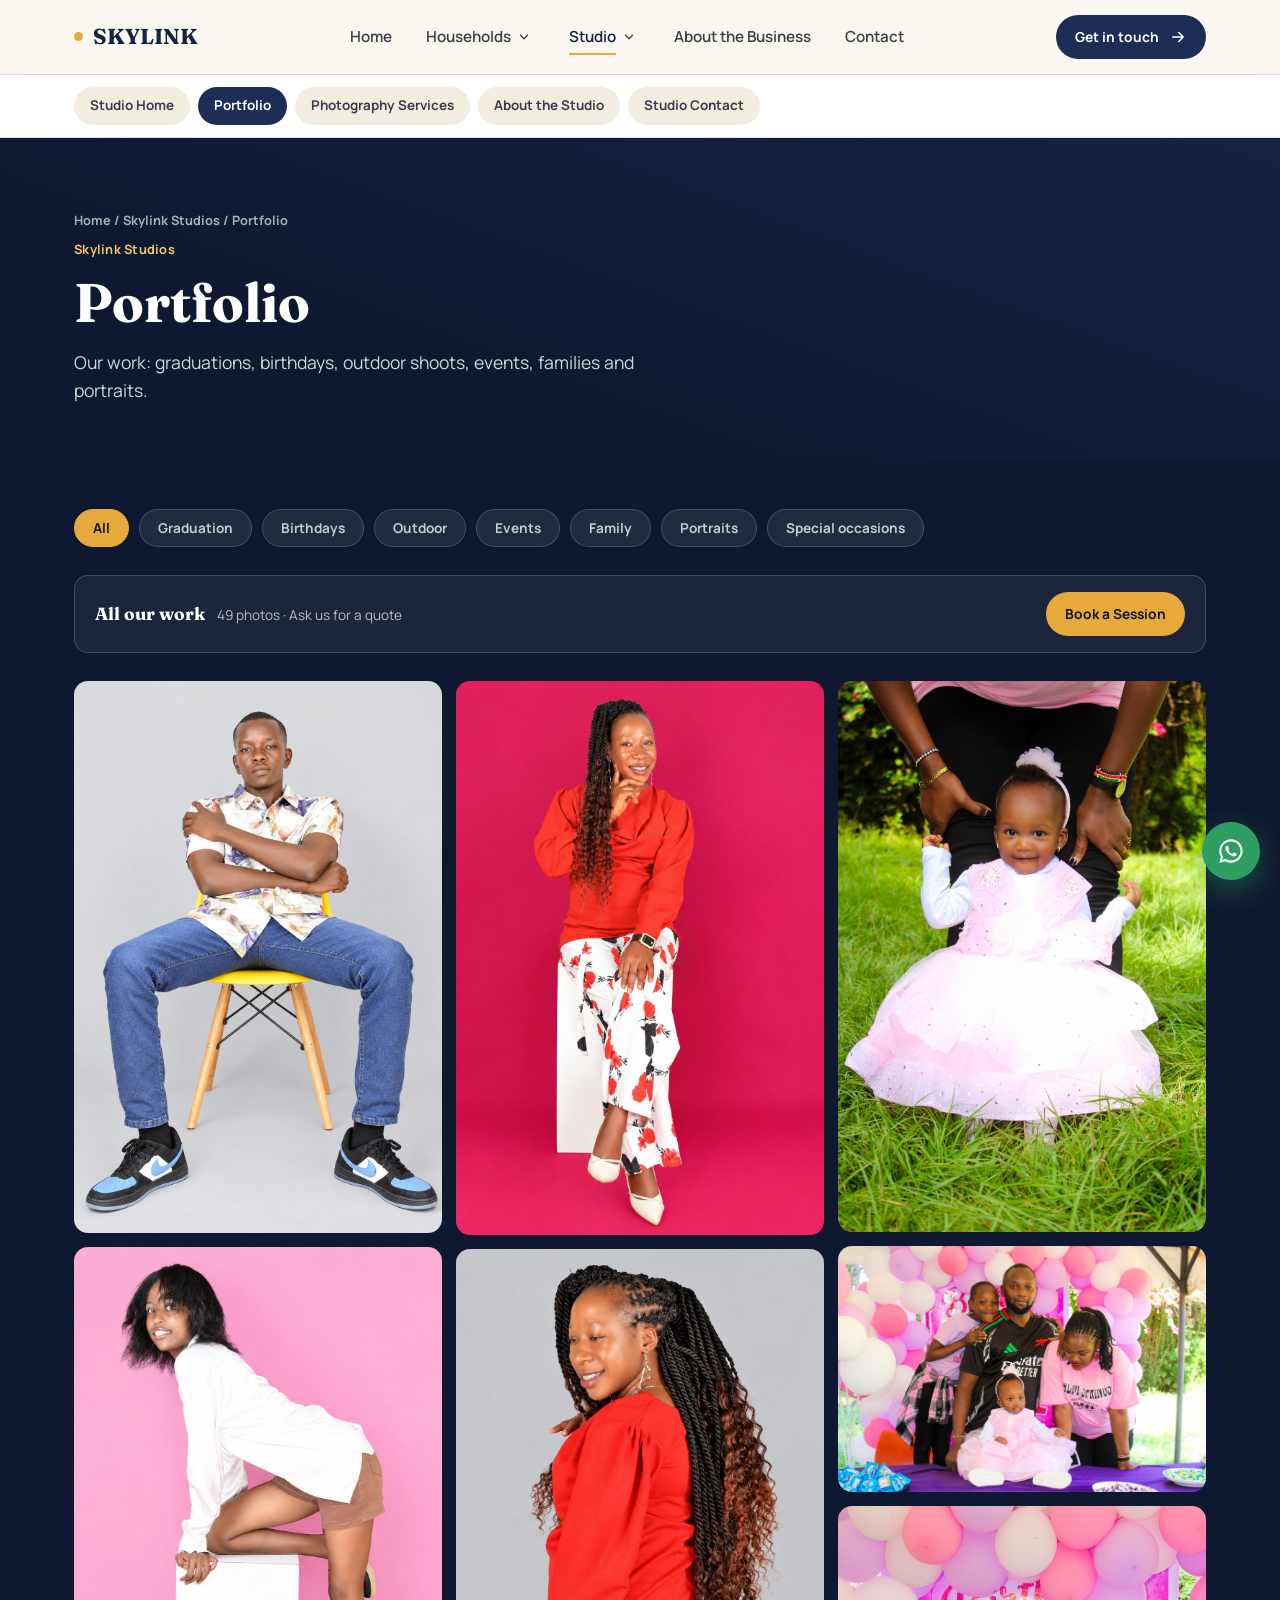
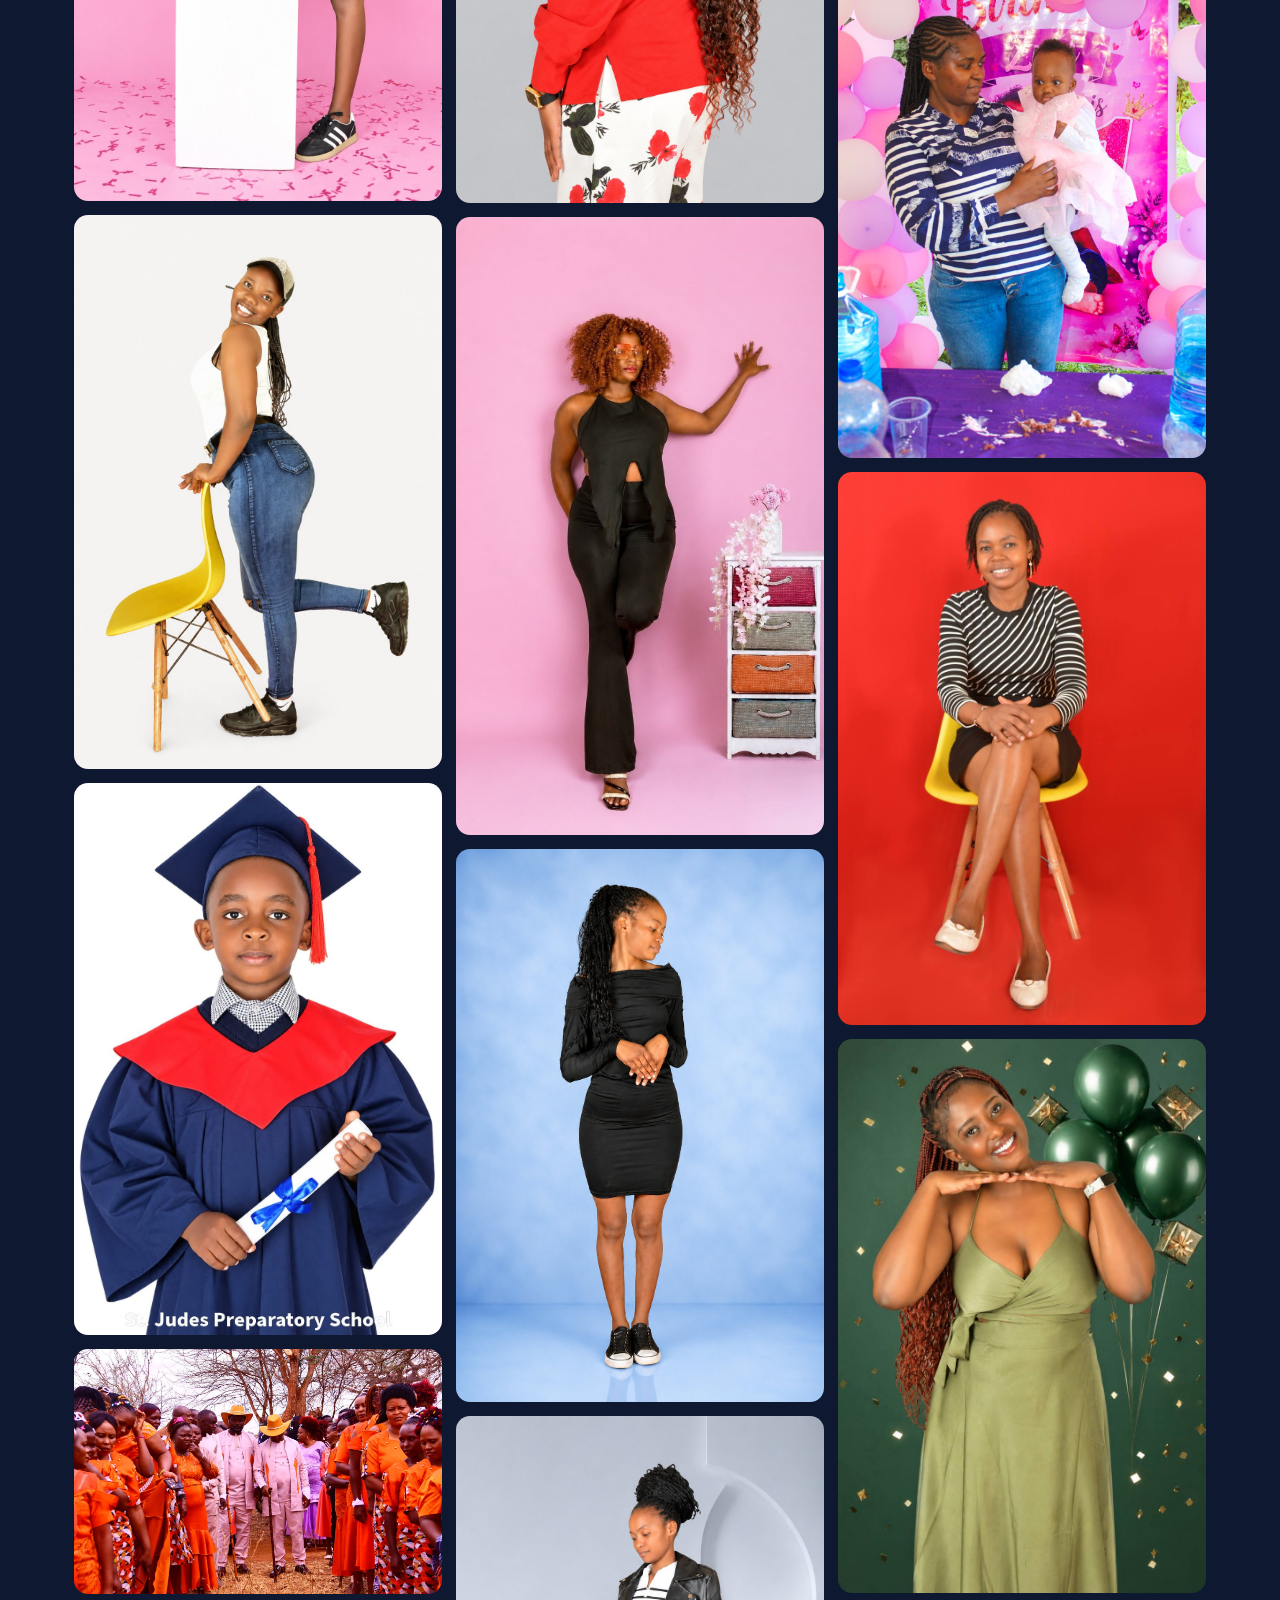
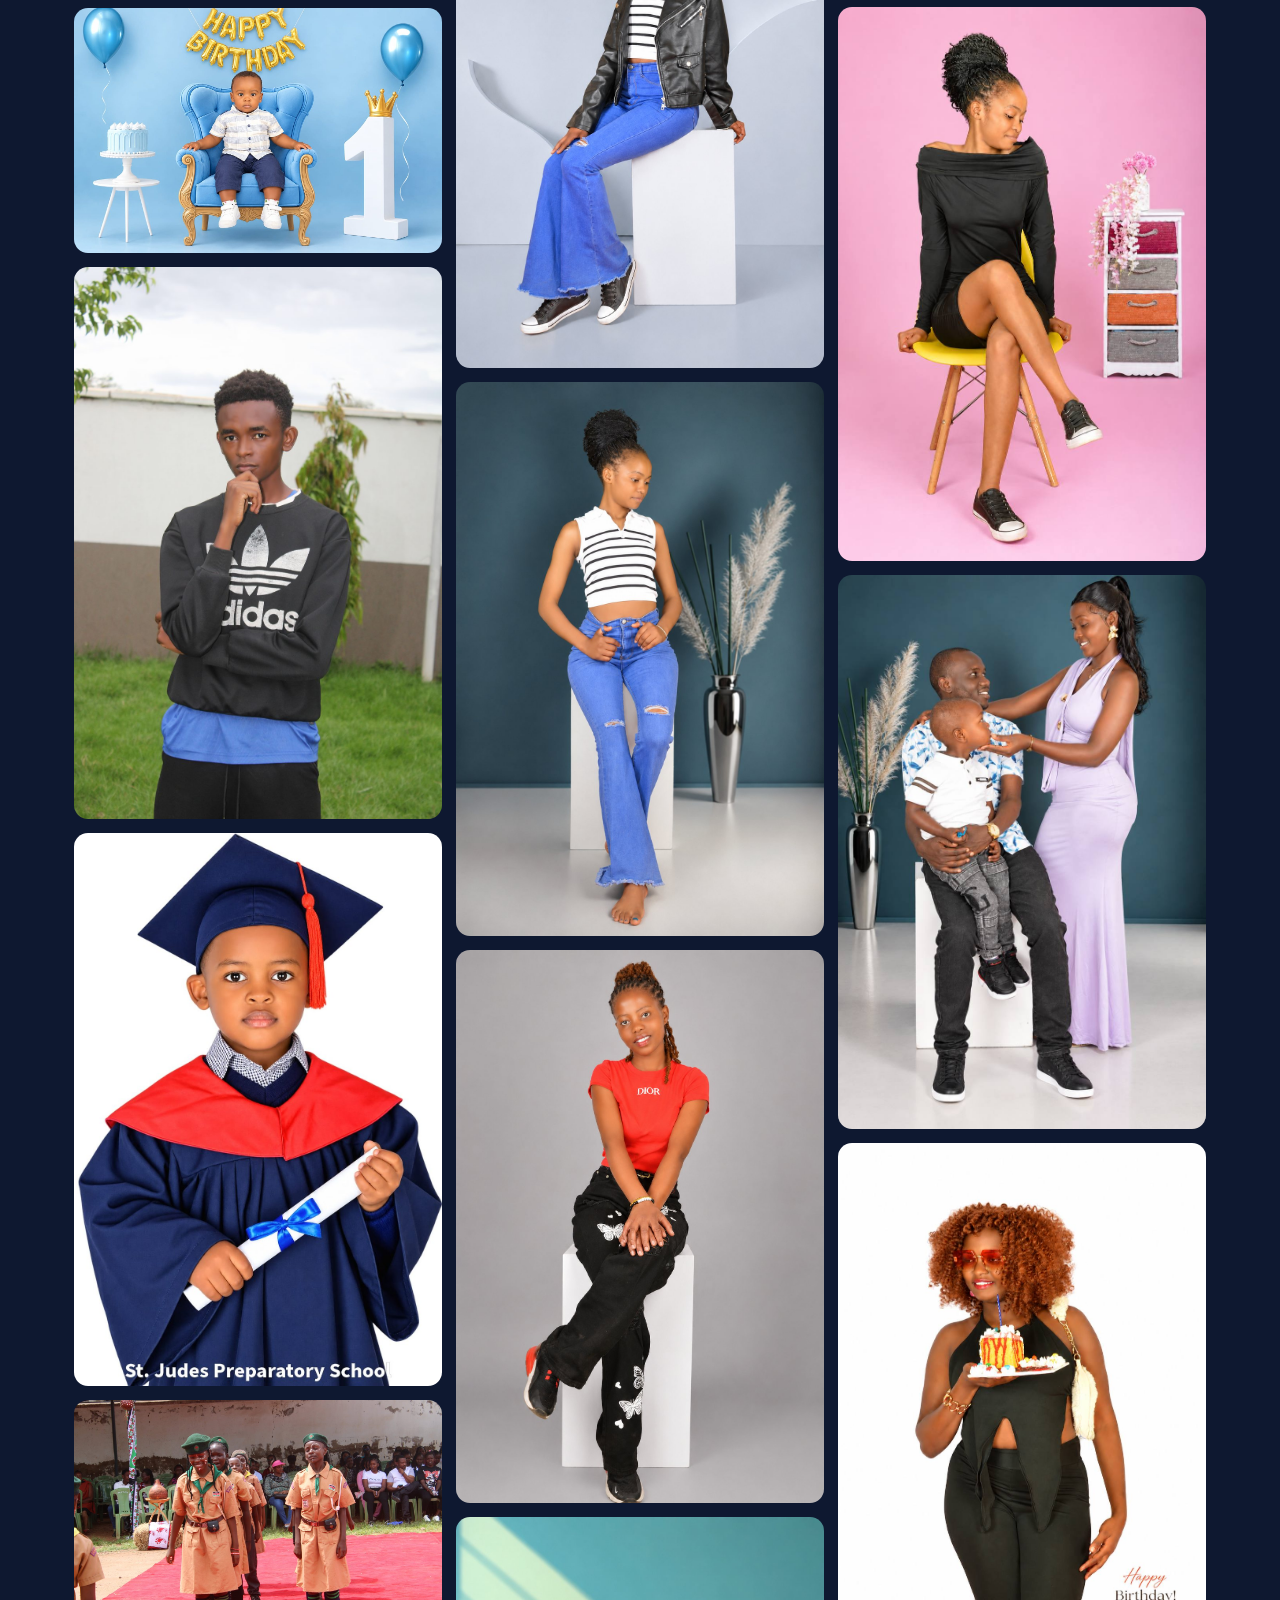
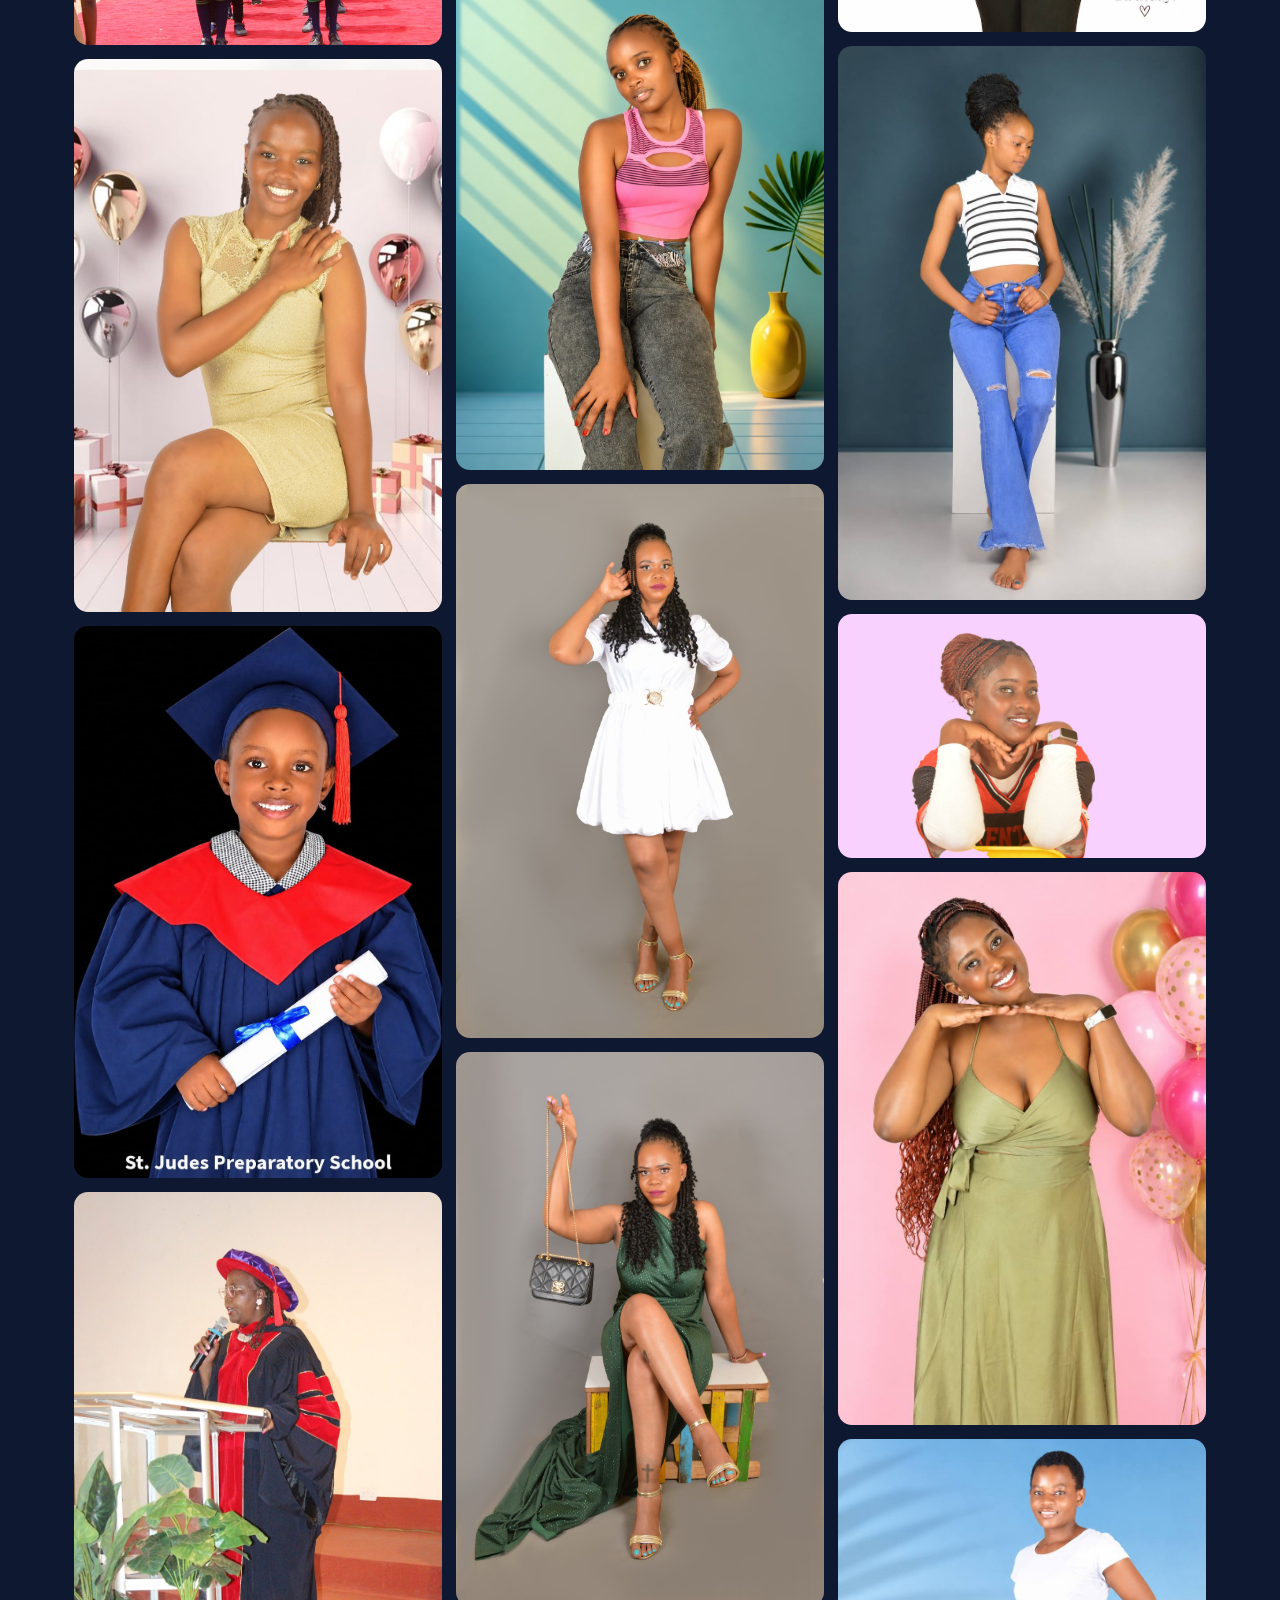
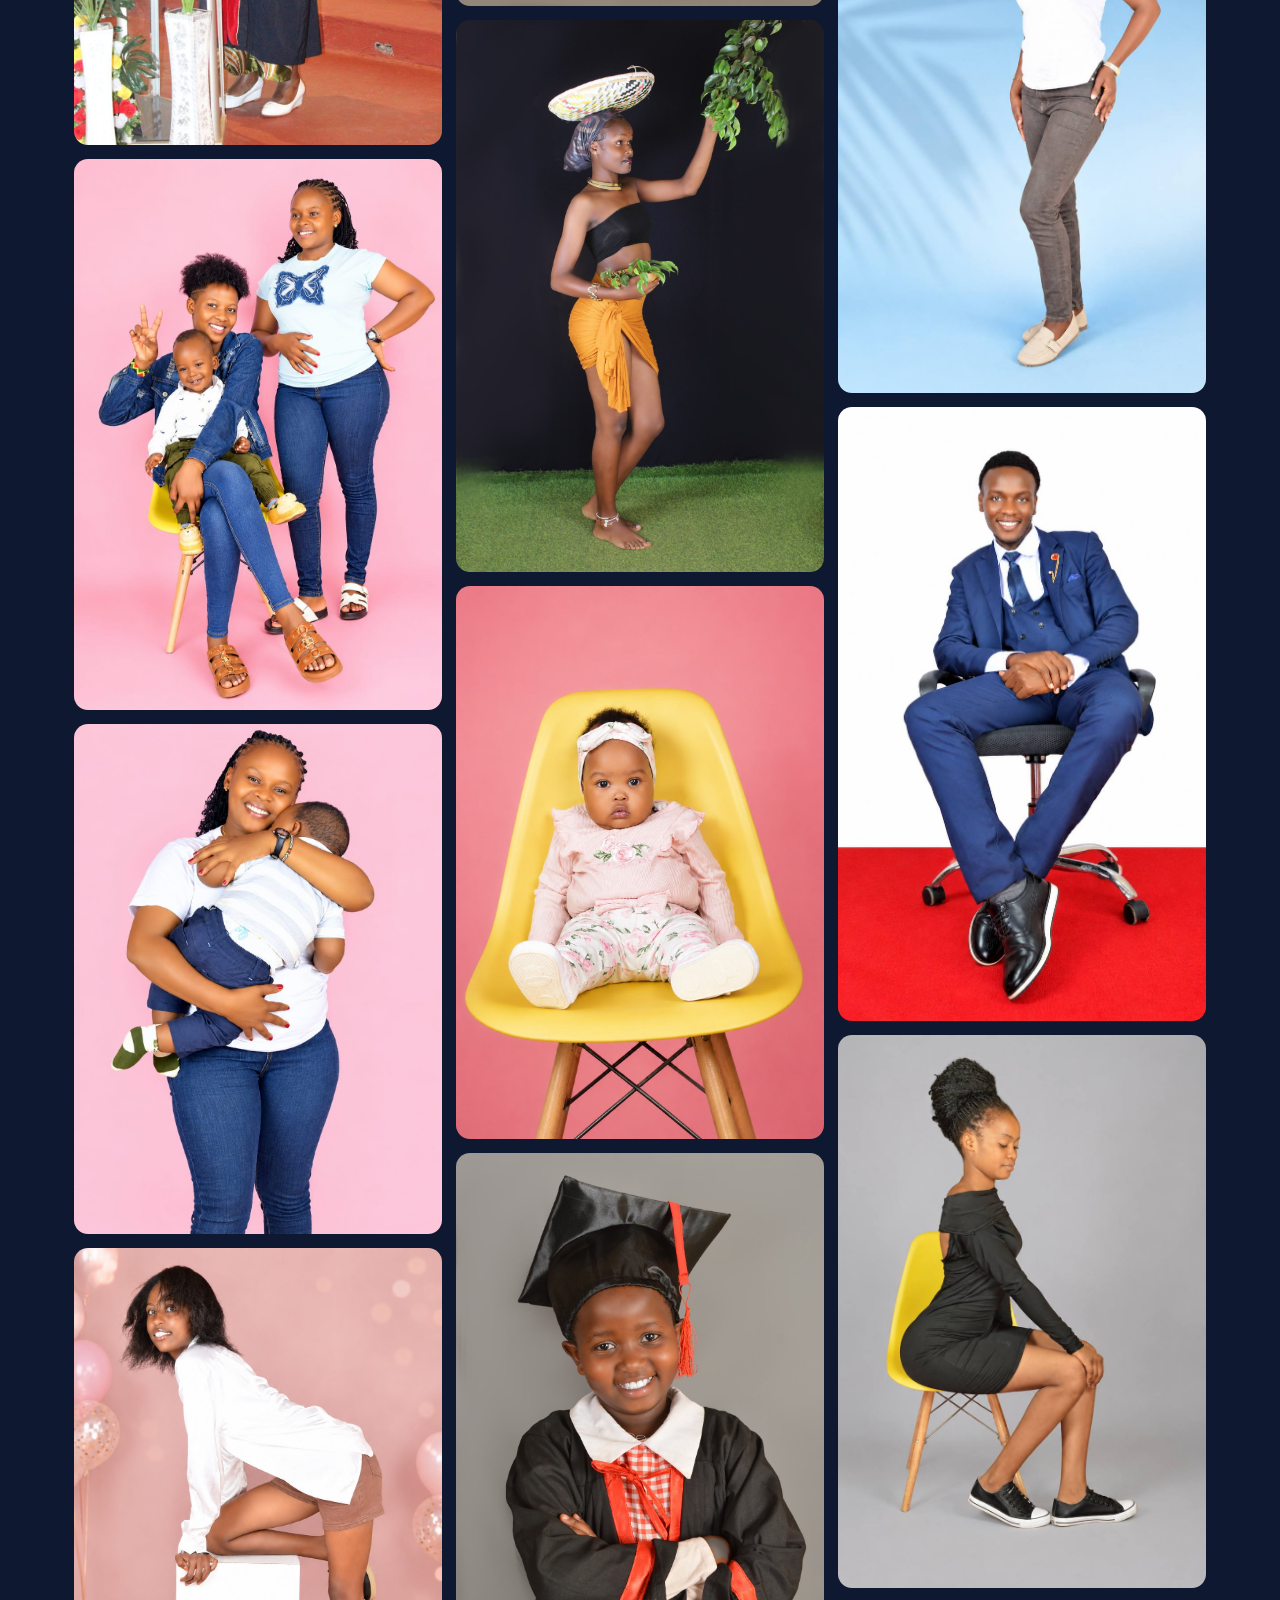
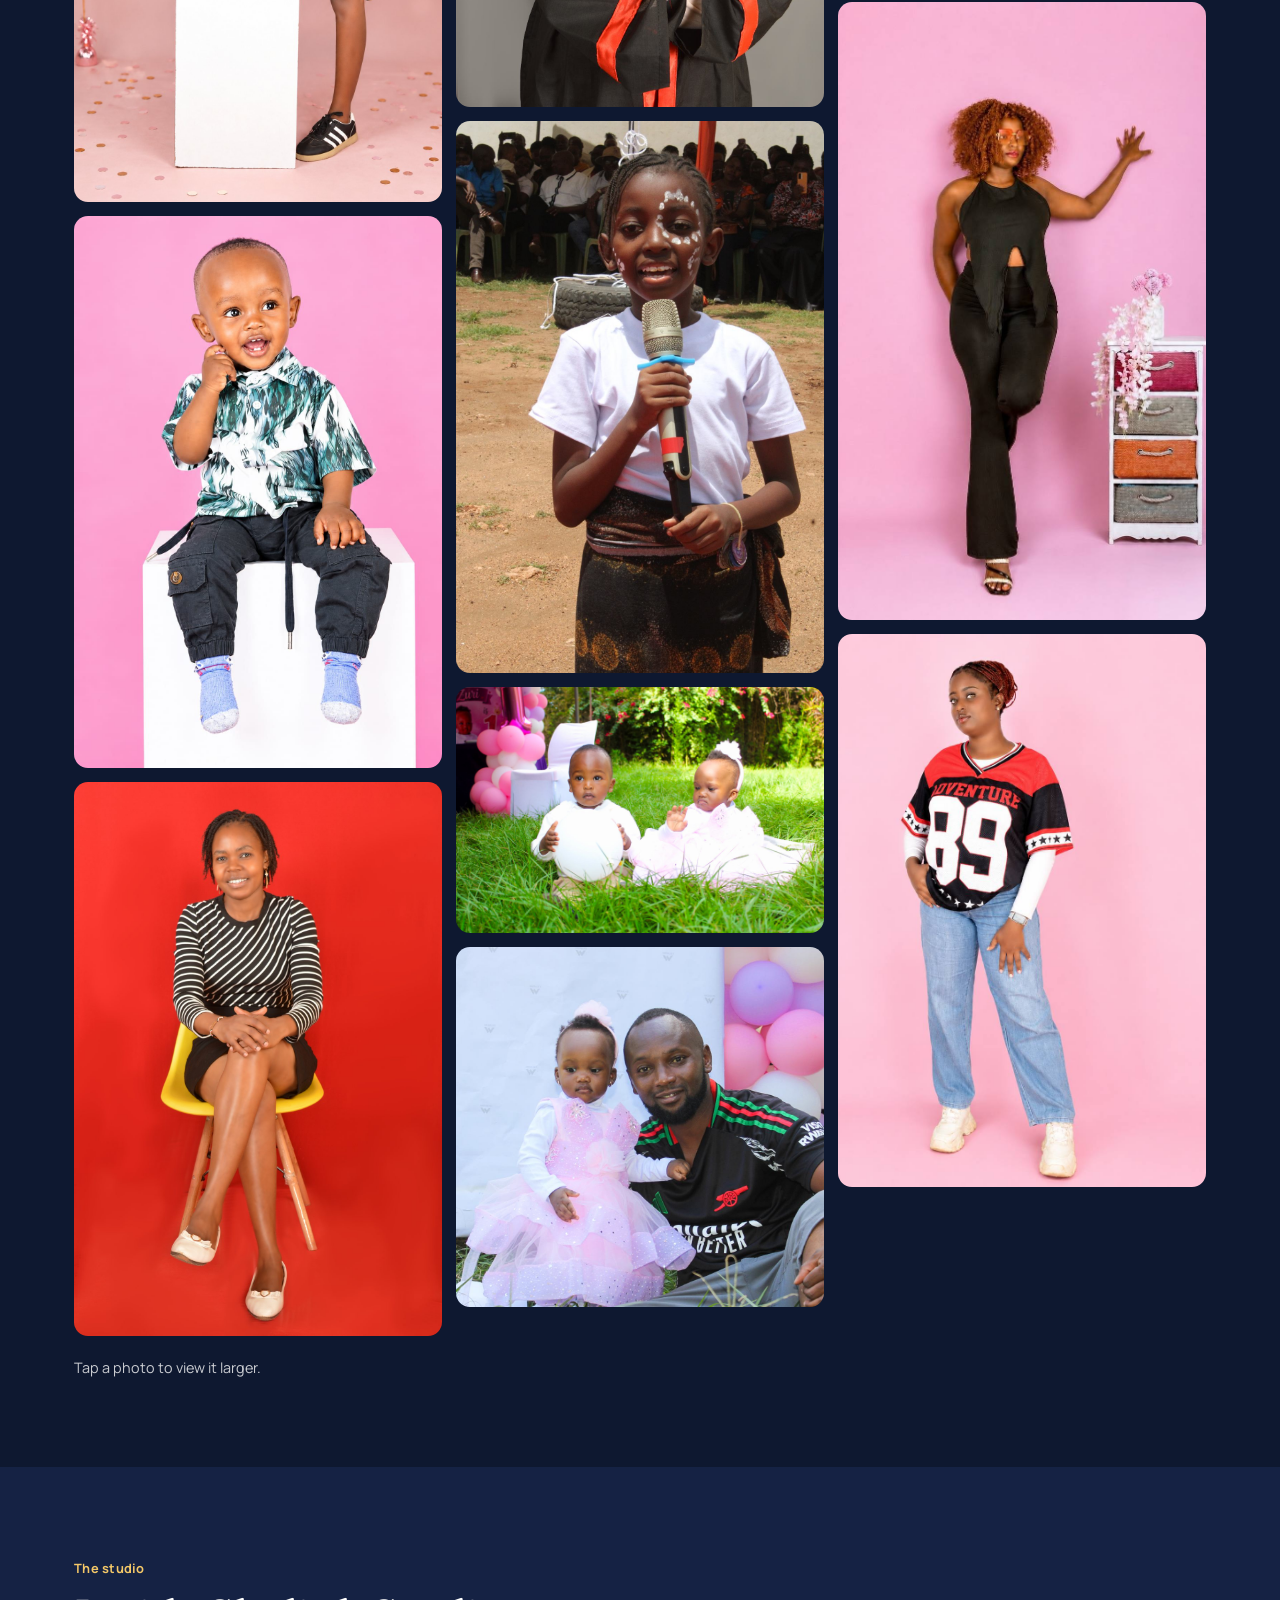
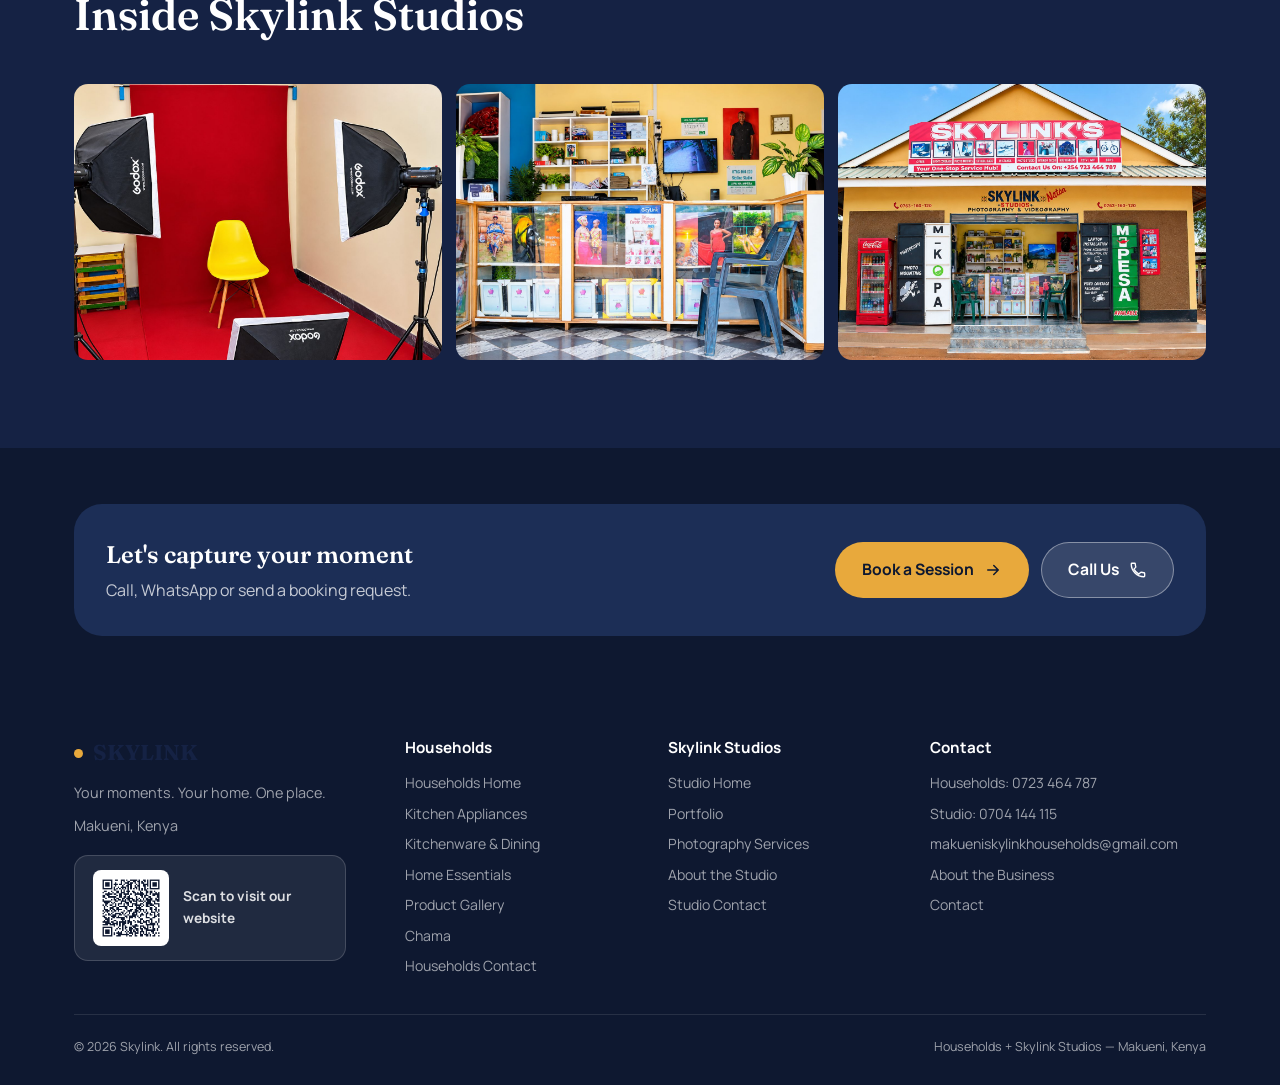
<file: studio/portfolio.html>
<!DOCTYPE html>
<html lang="en">
<head>
<meta charset="UTF-8">
<meta name="viewport" content="width=device-width, initial-scale=1, viewport-fit=cover">
<title>Portfolio — Skylink Studios Makueni</title>
<meta name="description" content="Skylink Studios portfolio: graduation, birthday, outdoor, event, family and portrait photography in Makueni.">
<meta property="og:type" content="website">
<meta property="og:site_name" content="Skylink">
<meta property="og:title" content="Portfolio — Skylink Studios Makueni">
<meta property="og:description" content="Skylink Studios portfolio: graduation, birthday, outdoor, event, family and portrait photography in Makueni.">
<meta property="og:image" content="../assets/img/storefront.jpg">
<meta name="theme-color" content="#0E1830">
<link rel="icon" href="data:image/svg+xml,<svg xmlns=%22http://www.w3.org/2000/svg%22 viewBox=%220 0 100 100%22><text y=%22.9em%22 font-size=%2290%22>🏠</text></svg>">
<link rel="preconnect" href="https://fonts.googleapis.com">
<link rel="preconnect" href="https://fonts.gstatic.com" crossorigin>
<link href="https://fonts.googleapis.com/css2?family=Fraunces:opsz,wght@9..144,400;9..144,500;9..144,600;9..144,700;9..144,900&family=Manrope:wght@400;500;600;700;800&display=swap" rel="stylesheet">
<link rel="stylesheet" href="../assets/css/style.css">
</head>
<body data-root="../" data-page="studio/portfolio" data-branch="studio">
<a class="skip" href="#main">Skip to content</a>
<div id="site-header"><noscript><nav style="padding:16px;background:#0E1830"><a style="color:#fff;margin-right:14px" href="../index.html">Home</a><a style="color:#fff;margin-right:14px" href="../households/index.html">Households</a><a style="color:#fff;margin-right:14px" href="../studio/index.html">Studio</a><a style="color:#fff;margin-right:14px" href="../about.html">About</a><a style="color:#fff" href="../contact.html">Contact</a></nav></noscript></div>
<main id="main">
<section class="page-hero"><div class="wrap">
  <div class="crumbs"><a href="../index.html">Home</a> / <a href="../studio/index.html">Skylink Studios</a> / Portfolio</div>
  <span class="eyebrow">Skylink Studios</span><h1>Portfolio</h1><p class="lead">Our work: graduations, birthdays, outdoor shoots, events, families and portraits.</p></div></section>
<section class="section sec-navy" style="padding-top:48px"><div class="wrap">
  <div class="tabs" id="portfolioFilters" role="group" aria-label="Filter photos by category"></div>
  <div class="cat-info" id="catInfo" hidden></div>
  <div class="gallery-grid" id="portfolioGrid"></div>
  <p class="prose" style="margin-top:20px;font-size:0.9rem">Tap a photo to view it larger.</p>
</div></section>
<section class="section sec-navy2"><div class="wrap">
  <div class="section-head"><span class="eyebrow">The studio</span><h2>Inside Skylink Studios</h2></div>
  <div class="photo-grid three"><div class="ph-photo" style=""><img src="../assets/img/studio-lights.jpg" alt="Skylink studio with softbox lights and red backdrop" loading="lazy"></div><div class="ph-photo" style=""><img src="../assets/img/counter.jpg" alt="Photo prints and frames on display at the Skylink counter" loading="lazy"></div><div class="ph-photo" style=""><img src="../assets/img/storefront.jpg" alt="Skylink Studios shop front in Makueni" loading="lazy"></div></div>
</div></section>
<div class="lb" id="lb" role="dialog" aria-modal="true" aria-label="Photo viewer"><button class="x" aria-label="Close">&times;</button><button class="p" aria-label="Previous photo">&#8249;</button><button class="n" aria-label="Next photo">&#8250;</button><img alt=""><div class="cap"></div></div><section class="section tight sec-navy"><div class="wrap"><div class="cta-band" style="background:var(--navy-700)">
  <div><h3>Let's capture your moment</h3><p>Call, WhatsApp or send a booking request.</p></div>
  <div class="row"><a class="btn btn-gold" data-wa="Hi Skylink, I'd like to book a photography session." data-wa-to="studio">Book a Session<svg><use href="#i-arrow"/></svg></a>
  <a class="btn btn-ghost-light" data-tel="studio:0">Call Us<svg><use href="#i-phone"/></svg></a></div></div></div></section>
</main>
<div id="site-footer"></div>
<script src="../assets/js/config.js"></script>
<script src="../assets/js/products.js"></script>
<script src="../assets/js/site.js"></script>
<script src="../assets/js/portfolio.js"></script>
<script src="../assets/js/portfolio-gallery.js"></script>
</body>
</html>
</file>
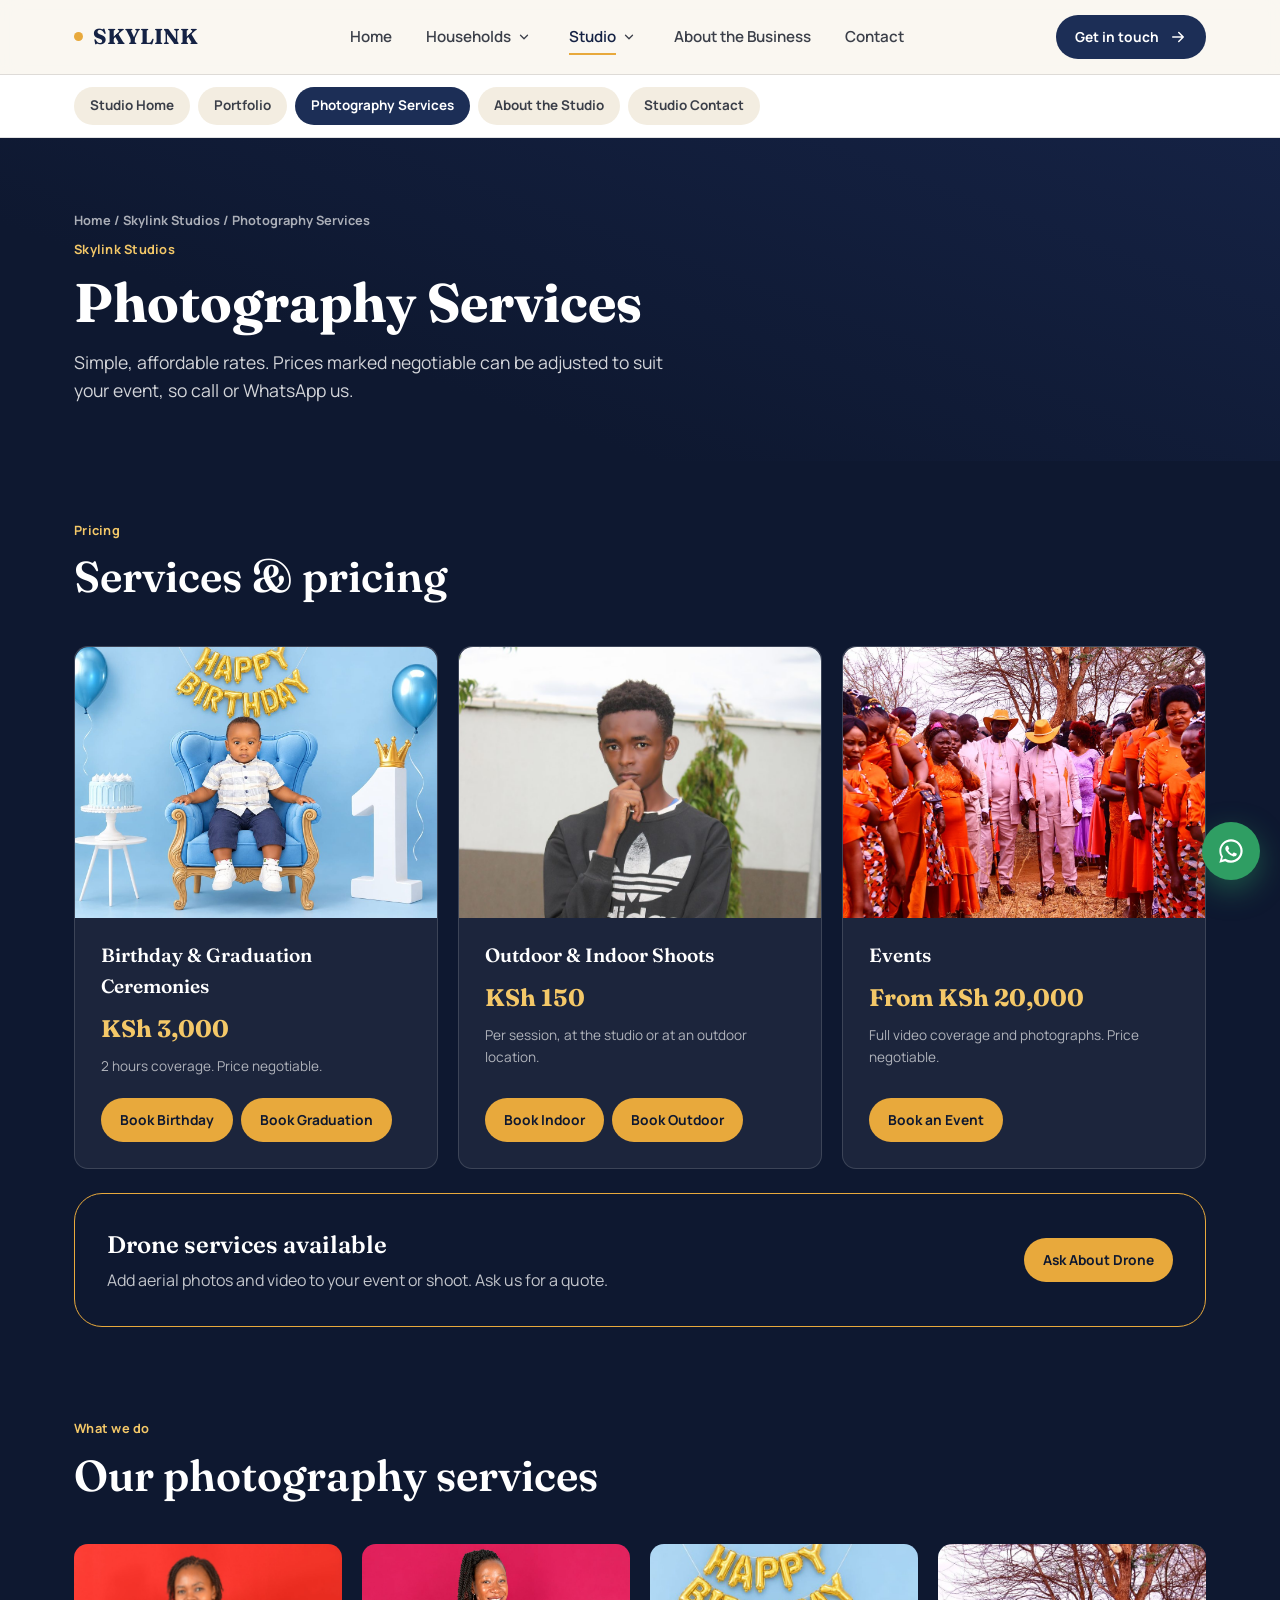
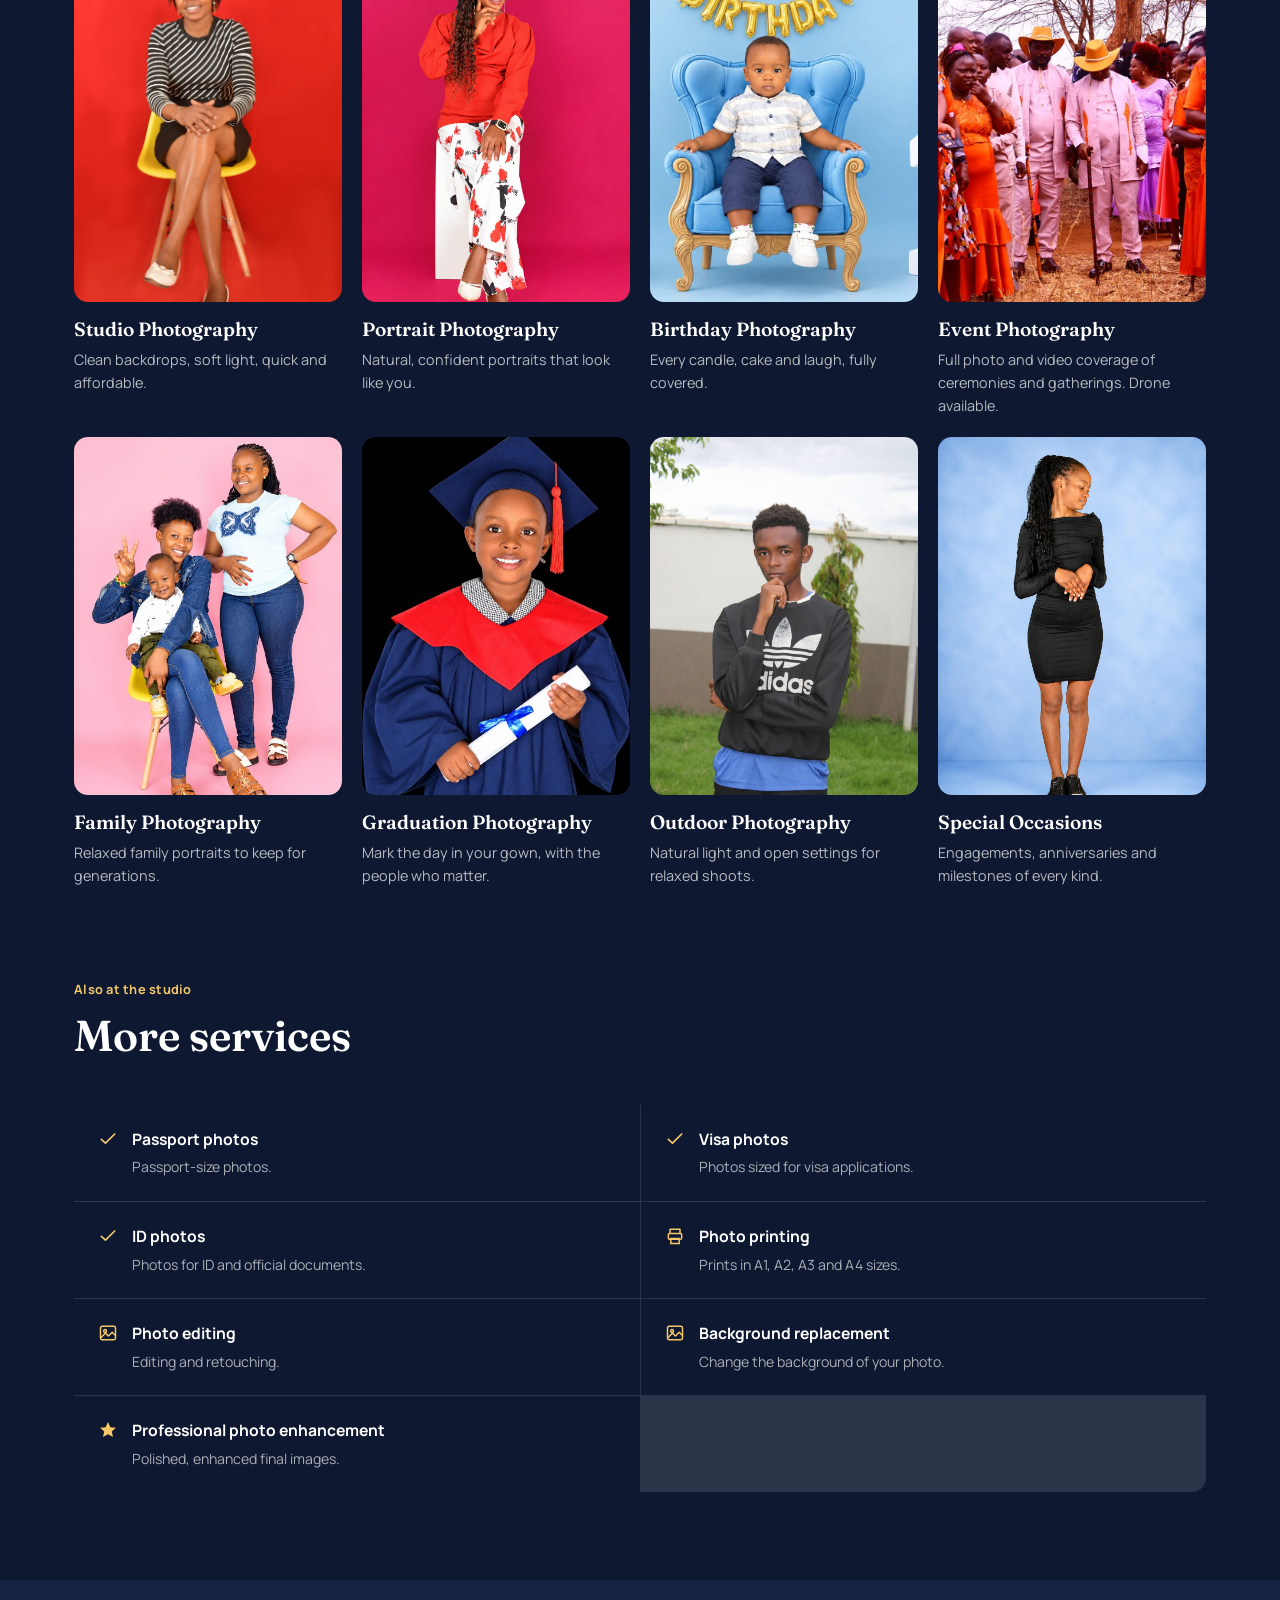
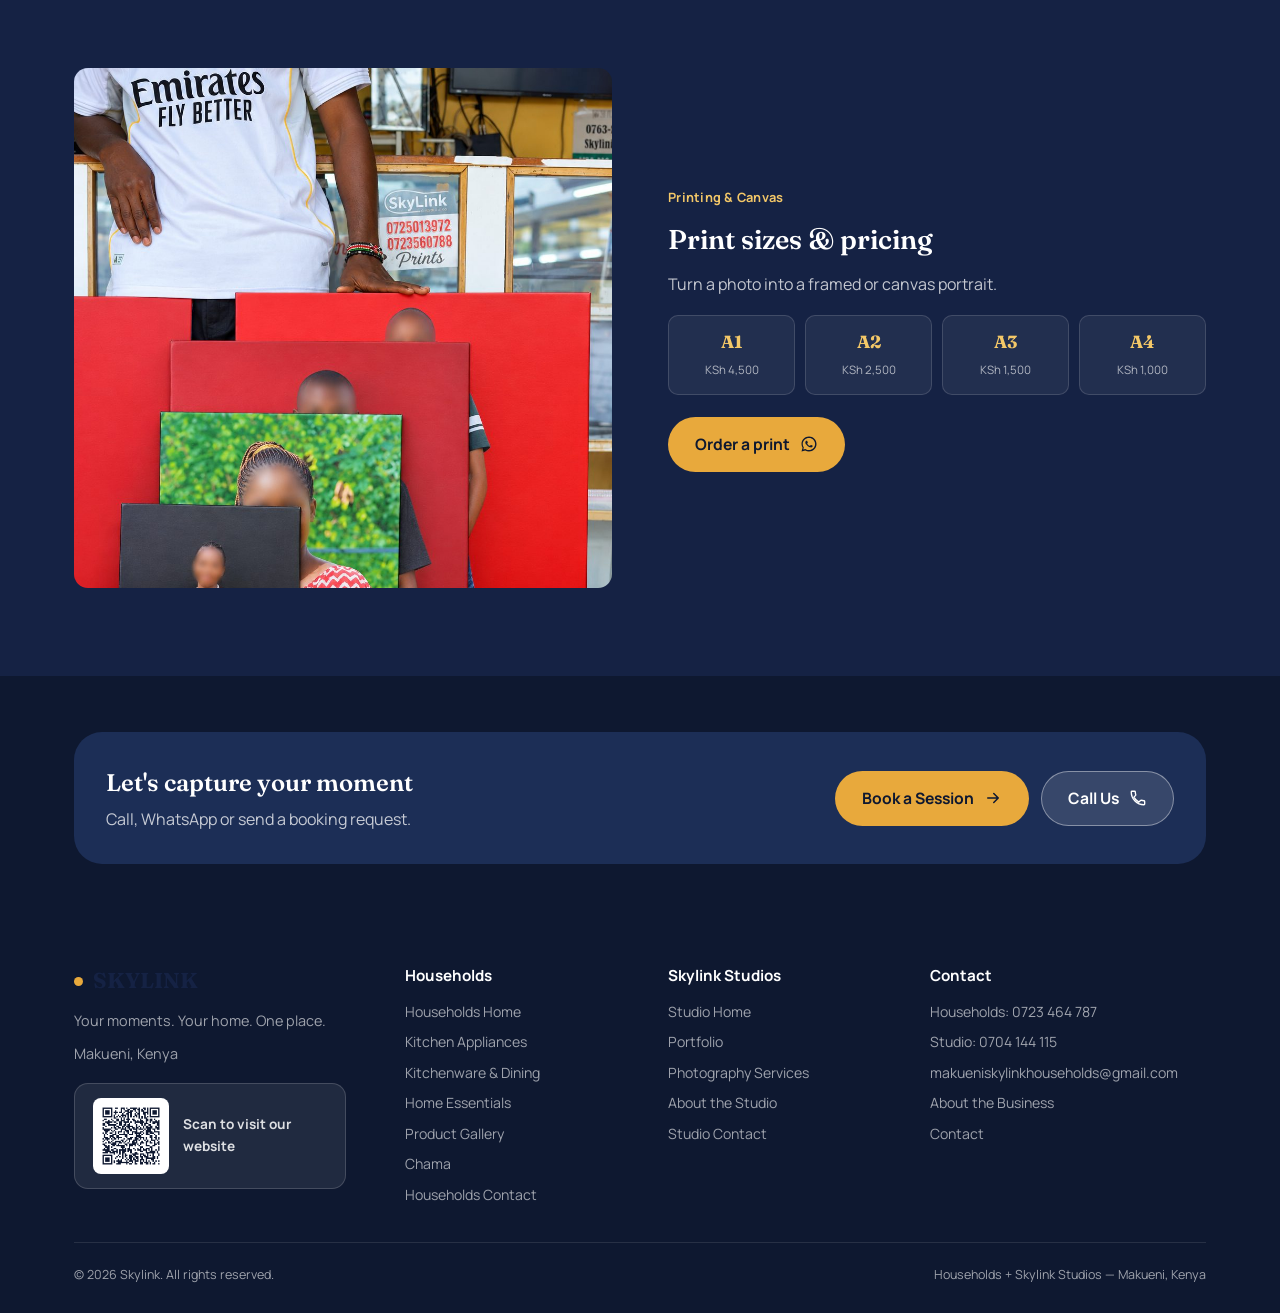
<file: studio/services.html>
<!DOCTYPE html>
<html lang="en">
<head>
<meta charset="UTF-8">
<meta name="viewport" content="width=device-width, initial-scale=1, viewport-fit=cover">
<title>Photography Services & Pricing — Skylink Studios Makueni</title>
<meta name="description" content="Skylink Studios services and prices: birthday and graduation coverage, indoor and outdoor shoots, events, drone, portraits, family photos, passport and ID photos, and prints.">
<meta property="og:type" content="website">
<meta property="og:site_name" content="Skylink">
<meta property="og:title" content="Photography Services & Pricing — Skylink Studios Makueni">
<meta property="og:description" content="Skylink Studios services and prices: birthday and graduation coverage, indoor and outdoor shoots, events, drone, portraits, family photos, passport and ID photos, and prints.">
<meta property="og:image" content="../assets/img/storefront.jpg">
<meta name="theme-color" content="#0E1830">
<link rel="icon" href="data:image/svg+xml,<svg xmlns=%22http://www.w3.org/2000/svg%22 viewBox=%220 0 100 100%22><text y=%22.9em%22 font-size=%2290%22>🏠</text></svg>">
<link rel="preconnect" href="https://fonts.googleapis.com">
<link rel="preconnect" href="https://fonts.gstatic.com" crossorigin>
<link href="https://fonts.googleapis.com/css2?family=Fraunces:opsz,wght@9..144,400;9..144,500;9..144,600;9..144,700;9..144,900&family=Manrope:wght@400;500;600;700;800&display=swap" rel="stylesheet">
<link rel="stylesheet" href="../assets/css/style.css">
</head>
<body data-root="../" data-page="studio/services" data-branch="studio">
<a class="skip" href="#main">Skip to content</a>
<div id="site-header"><noscript><nav style="padding:16px;background:#0E1830"><a style="color:#fff;margin-right:14px" href="../index.html">Home</a><a style="color:#fff;margin-right:14px" href="../households/index.html">Households</a><a style="color:#fff;margin-right:14px" href="../studio/index.html">Studio</a><a style="color:#fff;margin-right:14px" href="../about.html">About</a><a style="color:#fff" href="../contact.html">Contact</a></nav></noscript></div>
<main id="main">
<section class="page-hero"><div class="wrap">
  <div class="crumbs"><a href="../index.html">Home</a> / <a href="../studio/index.html">Skylink Studios</a> / Photography Services</div>
  <span class="eyebrow">Skylink Studios</span><h1>Photography Services</h1><p class="lead">Simple, affordable rates. Prices marked negotiable can be adjusted to suit your event, so call or WhatsApp us.</p></div></section>
<section class="section sec-navy" style="padding-top:56px"><div class="wrap">
  <div class="section-head"><span class="eyebrow">Pricing</span><h2>Services &amp; pricing</h2></div>
  <div class="price-cards">
    <div class="price-card"><div class="thumb"><img src="../assets/img/portfolio/w2.jpg" alt="Birthday &amp; Graduation Ceremonies" loading="lazy"></div><h3>Birthday &amp; Graduation Ceremonies</h3><div class="amt">KSh 3,000</div><p class="note">2 hours coverage. Price negotiable.</p><div class="actions"><a class="btn btn-gold btn-sm" data-wa="Hi Skylink, I'd like to book a birthday photography session." data-wa-to="studio">Book Birthday</a><a class="btn btn-gold btn-sm" data-wa="Hi Skylink, I'd like to book graduation photography." data-wa-to="studio">Book Graduation</a></div></div>
    <div class="price-card"><div class="thumb"><img src="../assets/img/portfolio/w6.jpg" alt="Outdoor &amp; Indoor Shoots" loading="lazy"></div><h3>Outdoor &amp; Indoor Shoots</h3><div class="amt">KSh 150</div><p class="note">Per session, at the studio or at an outdoor location.</p><div class="actions"><a class="btn btn-gold btn-sm" data-wa="Hi Skylink, I'd like to book an indoor photo shoot." data-wa-to="studio">Book Indoor</a><a class="btn btn-gold btn-sm" data-wa="Hi Skylink, I'd like to book an outdoor photo shoot." data-wa-to="studio">Book Outdoor</a></div></div>
    <div class="price-card"><div class="thumb"><img src="../assets/img/portfolio/w5.jpg" alt="Events" loading="lazy"></div><h3>Events</h3><div class="amt">From KSh 20,000</div><p class="note">Full video coverage and photographs. Price negotiable.</p><div class="actions"><a class="btn btn-gold btn-sm" data-wa="Hi Skylink, I'd like to book event photography and video coverage." data-wa-to="studio">Book an Event</a></div></div>
  </div>
  <div class="cta-band" style="margin-top:24px;background:transparent;border:1px solid var(--gold-500)"><div><h3>Drone services available</h3><p>Add aerial photos and video to your event or shoot. Ask us for a quote.</p></div>
  <div class="row"><a class="btn btn-gold btn-sm" data-wa="Hi Skylink, I'd like a quote for drone photos and video." data-wa-to="studio">Ask About Drone</a></div></div>
</div></section>

<section class="section sec-navy" style="padding-top:0"><div class="wrap">
  <div class="section-head"><span class="eyebrow">What we do</span><h2>Our photography services</h2></div>
  <div class="svc-grid"><div class="svc-card"><div class="thumb"><img src="../assets/img/portfolio/u3.jpg" alt="Studio Photography by Skylink Studios" loading="lazy"></div><h3>Studio Photography</h3><p>Clean backdrops, soft light, quick and affordable.</p></div><div class="svc-card"><div class="thumb"><img src="../assets/img/portfolio/u4.jpg" alt="Portrait Photography by Skylink Studios" loading="lazy"></div><h3>Portrait Photography</h3><p>Natural, confident portraits that look like you.</p></div><div class="svc-card"><div class="thumb"><img src="../assets/img/portfolio/w2.jpg" alt="Birthday Photography by Skylink Studios" loading="lazy"></div><h3>Birthday Photography</h3><p>Every candle, cake and laugh, fully covered.</p></div><div class="svc-card"><div class="thumb"><img src="../assets/img/portfolio/w5.jpg" alt="Event Photography by Skylink Studios" loading="lazy"></div><h3>Event Photography</h3><p>Full photo and video coverage of ceremonies and gatherings. Drone available.</p></div><div class="svc-card"><div class="thumb"><img src="../assets/img/portfolio/w10.jpg" alt="Family Photography by Skylink Studios" loading="lazy"></div><h3>Family Photography</h3><p>Relaxed family portraits to keep for generations.</p></div><div class="svc-card"><div class="thumb"><img src="../assets/img/portfolio/w4.jpg" alt="Graduation Photography by Skylink Studios" loading="lazy"></div><h3>Graduation Photography</h3><p>Mark the day in your gown, with the people who matter.</p></div><div class="svc-card"><div class="thumb"><img src="../assets/img/portfolio/w6.jpg" alt="Outdoor Photography by Skylink Studios" loading="lazy"></div><h3>Outdoor Photography</h3><p>Natural light and open settings for relaxed shoots.</p></div><div class="svc-card"><div class="thumb"><img src="../assets/img/portfolio/u7.jpg" alt="Special Occasions by Skylink Studios" loading="lazy"></div><h3>Special Occasions</h3><p>Engagements, anniversaries and milestones of every kind.</p></div></div>
</div></section>

<section class="section sec-navy" style="padding-top:0"><div class="wrap">
  <div class="section-head"><span class="eyebrow">Also at the studio</span><h2>More services</h2></div>
  <div class="service-list"><div class="service-item"><svg><use href="#i-check"/></svg><div><strong>Passport photos</strong><p>Passport-size photos.</p></div></div><div class="service-item"><svg><use href="#i-check"/></svg><div><strong>Visa photos</strong><p>Photos sized for visa applications.</p></div></div><div class="service-item"><svg><use href="#i-check"/></svg><div><strong>ID photos</strong><p>Photos for ID and official documents.</p></div></div><div class="service-item"><svg><use href="#i-printer"/></svg><div><strong>Photo printing</strong><p>Prints in A1, A2, A3 and A4 sizes.</p></div></div><div class="service-item"><svg><use href="#i-image"/></svg><div><strong>Photo editing</strong><p>Editing and retouching.</p></div></div><div class="service-item"><svg><use href="#i-image"/></svg><div><strong>Background replacement</strong><p>Change the background of your photo.</p></div></div><div class="service-item"><svg><use href="#i-star"/></svg><div><strong>Professional photo enhancement</strong><p>Polished, enhanced final images.</p></div></div></div>
</div></section>

<section class="section sec-navy2"><div class="wrap"><div class="split-feature">
  <div class="ph-photo" style="min-height:360px;max-height:520px"><img src="../assets/img/portraits.jpg" alt="Canvas and framed prints in A1, A2, A3 and A4 sizes" loading="lazy"></div>
  <div><span class="eyebrow">Printing &amp; Canvas</span>
  <h2 style="font-family:var(--font-display);font-weight:600;font-size:1.7rem;margin-top:8px;color:#fff">Print sizes &amp; pricing</h2>
  <p style="margin-top:10px;color:rgba(255,255,255,0.75)">Turn a photo into a framed or canvas portrait.</p><div class="price-table"><div class="price-cell"><b>A1</b><span>KSh 4,500</span></div><div class="price-cell"><b>A2</b><span>KSh 2,500</span></div><div class="price-cell"><b>A3</b><span>KSh 1,500</span></div><div class="price-cell"><b>A4</b><span>KSh 1,000</span></div></div>
  <a data-wa="Hi Skylink, I'd like to order a portrait print." data-wa-to="studio" class="btn btn-gold" style="margin-top:22px">Order a print<svg><use href="#i-whatsapp"/></svg></a></div>
</div></div></section><section class="section tight sec-navy"><div class="wrap"><div class="cta-band" style="background:var(--navy-700)">
  <div><h3>Let's capture your moment</h3><p>Call, WhatsApp or send a booking request.</p></div>
  <div class="row"><a class="btn btn-gold" data-wa="Hi Skylink, I'd like to book a photography session." data-wa-to="studio">Book a Session<svg><use href="#i-arrow"/></svg></a>
  <a class="btn btn-ghost-light" data-tel="studio:0">Call Us<svg><use href="#i-phone"/></svg></a></div></div></div></section>
</main>
<div id="site-footer"></div>
<script src="../assets/js/config.js"></script>
<script src="../assets/js/products.js"></script>
<script src="../assets/js/site.js"></script>

</body>
</html>
</file>
<file: assets/css/style.css>
/* ============================= TOKENS ============================= */
:root{
  color-scheme: light;

  --navy-900:#0E1830;
  --navy-800:#152244;
  --navy-700:#1C2E56;
  --navy-600:#2B4174;

  --gold-600:#C98A22;
  --gold-500:#E8A93C;
  --gold-300:#F4C868;
  --gold-100:#FCEBC7;

  --green-700:#1F7A4D;
  --green-500:#2F9E63;
  --green-100:#DCF2E5;

  --cream-50:#FAF7F1;
  --cream-100:#F3EDE1;

  --ink-900:#15171C;
  --ink-700:#3B3F49;
  --ink-500:#6B7080;

  --white:#FFFFFF;

  --bg: var(--cream-50);
  --bg-alt: var(--cream-100);
  --surface: var(--white);
  --text: var(--ink-900);
  --text-soft: var(--ink-700);
  --text-muted: var(--ink-500);
  --line: rgba(20,20,26,0.12);

  --font-display: "Fraunces", Georgia, "Times New Roman", serif;
  --font-body: "Manrope", -apple-system, BlinkMacSystemFont, "Segoe UI", sans-serif;

  --radius-s: 6px;
  --radius-m: 14px;
  --radius-l: 28px;

  --shadow-1: 0 1px 2px rgba(14,24,48,0.06), 0 8px 24px rgba(14,24,48,0.06);
  --shadow-2: 0 12px 40px rgba(14,24,48,0.16);

  --maxw: 1180px;
}

@media (prefers-color-scheme: dark){
  :root:not([data-theme="light"]){
    --bg: #131720;
    --bg-alt: #1A1F2B;
    --surface: #1D2230;
    --text: #F2F1ED;
    --text-soft: #C9CAD2;
    --text-muted: #91929E;
    --line: rgba(255,255,255,0.12);
    --cream-50: #131720;
    --cream-100: #1A1F2B;
  }
}
:root[data-theme="dark"]{
  --bg: #131720;
  --bg-alt: #1A1F2B;
  --surface: #1D2230;
  --text: #F2F1ED;
  --text-soft: #C9CAD2;
  --text-muted: #91929E;
  --line: rgba(255,255,255,0.12);
  --cream-50: #131720;
  --cream-100: #1A1F2B;
}

/* ============================= RESET ============================= */
*,*::before,*::after{ box-sizing:border-box; }
html{
  -webkit-text-size-adjust:100%;
  scroll-behavior:smooth;
  scroll-padding-top: calc(78px + env(safe-area-inset-top,0px));
}
body{
  margin:0;
  background:var(--bg);
  color:var(--text);
  font-family:var(--font-body);
  font-size:16px;
  line-height:1.6;
  -webkit-font-smoothing:antialiased;
  padding-top: env(safe-area-inset-top,0px);
  padding-bottom: env(safe-area-inset-bottom,0px);
  overflow-x:hidden;
}
img,svg{ max-width:100%; display:block; }
a{ color:inherit; text-decoration:none; }
button{ font-family:inherit; cursor:pointer; }
ul{ margin:0; padding:0; list-style:none; }
h1,h2,h3,h4,p{ margin:0; }
:focus-visible{ outline:3px solid var(--gold-500); outline-offset:3px; }
@media (prefers-reduced-motion: reduce){
  *{ animation-duration:0.01ms !important; animation-iteration-count:1 !important; transition-duration:0.01ms !important; scroll-behavior:auto !important; }
}

.wrap{ max-width:var(--maxw); margin:0 auto; padding:0 24px; }
@media (max-width:640px){ .wrap{ padding:0 20px; } }

.eyebrow{
  font-family:var(--font-body);
  font-weight:700;
  font-size:0.8rem;
  letter-spacing:0.02em;
  color:var(--gold-600);
}
.section-head{ max-width:640px; margin-bottom:44px; }
.section-head h2{
  font-family:var(--font-display);
  font-weight:600;
  font-size:clamp(1.9rem,4vw,2.7rem);
  line-height:1.15;
  color:var(--text);
  margin-top:10px;
}
.section-head p{ margin-top:14px; color:var(--text-soft); font-size:1.05rem; }

.section{ padding:88px 0; }
@media (max-width:720px){ .section{ padding:64px 0; } }

.btn{
  display:inline-flex; align-items:center; gap:10px;
  padding:14px 26px;
  border-radius:100px;
  font-weight:700;
  font-size:0.98rem;
  border:1.5px solid transparent;
  transition:transform 0.18s ease, box-shadow 0.18s ease, background 0.18s ease;
  white-space:nowrap;
}
.btn:hover{ transform:translateY(-2px); }
.btn:active{ transform:translateY(0); }
.btn-navy{ background:var(--navy-700); color:var(--white); }
.btn-navy:hover{ background:var(--navy-600); box-shadow:0 10px 24px rgba(28,46,86,0.35); }
.btn-gold{ background:var(--gold-500); color:var(--navy-900); }
.btn-gold:hover{ background:var(--gold-300); box-shadow:0 10px 24px rgba(232,169,60,0.4); }
.btn-green{ background:var(--green-500); color:var(--white); }
.btn-green:hover{ background:var(--green-700); box-shadow:0 10px 24px rgba(47,158,99,0.35); }
.btn-outline{ background:transparent; border-color:currentColor; color:var(--navy-700); }
.btn-outline:hover{ background:var(--navy-700); color:var(--white); }
.btn-ghost-light{ background:rgba(255,255,255,0.12); color:var(--white); border-color:rgba(255,255,255,0.4); }
.btn-ghost-light:hover{ background:rgba(255,255,255,0.22); }
.btn-sm{ padding:10px 18px; font-size:0.86rem; }
.btn svg{ width:18px; height:18px; flex:none; }

/* ============================= SKYLINE MOTIF ============================= */
.skyline{ display:block; width:100%; height:auto; }

/* ============================= NAV ============================= */
.nav{
  position:sticky; top:0; z-index:80;
  padding-top: env(safe-area-inset-top,0px);
  background:rgba(250,247,241,0.86);
  backdrop-filter:blur(10px);
  border-bottom:1px solid var(--line);
}
.nav-row{
  display:flex; align-items:center; justify-content:space-between;
  height:74px;
}
.nav-logo{ display:flex; align-items:center; gap:10px; font-family:var(--font-display); font-weight:700; font-size:1.35rem; color:var(--navy-800); }
.nav-logo .dot{ width:9px; height:9px; border-radius:50%; background:var(--gold-500); }
.nav-links{ display:flex; align-items:center; gap:34px; }
.nav-links a{ font-weight:600; font-size:0.95rem; color:var(--text-soft); position:relative; padding:4px 0; }
.nav-links a:hover{ color:var(--navy-800); }
.nav-links a::after{
  content:""; position:absolute; left:0; bottom:-2px; height:2px; width:0;
  background:var(--gold-500); transition:width 0.2s ease;
}
.nav-links a:hover::after{ width:100%; }
.nav-cta{ display:flex; align-items:center; gap:14px; }
.nav-burger{ display:none; background:none; border:none; padding:8px; color:var(--navy-800); }
@media (max-width:900px){
  .nav-links{ display:none; }
  .nav-cta .btn-label{ display:none; }
  .nav-burger{ display:inline-flex; }
}
.mobile-menu{
  display:none;
  position:fixed; inset:0; z-index:90;
  background:var(--navy-900);
  padding: calc(24px + env(safe-area-inset-top,0px)) 28px calc(28px + env(safe-area-inset-bottom,0px));
  flex-direction:column;
}
.mobile-menu.open{ display:flex; }
.mobile-menu-top{ display:flex; justify-content:space-between; align-items:center; margin-bottom:44px; }
.mobile-menu .nav-logo{ color:var(--white); }
.mobile-menu-close{ background:none; border:none; color:var(--white); padding:8px; }
.mobile-menu ul{ display:flex; flex-direction:column; gap:6px; }
.mobile-menu a{
  font-family:var(--font-display); font-size:1.9rem; font-weight:600; color:var(--white);
  padding:14px 0; border-bottom:1px solid rgba(255,255,255,0.12);
}
.mobile-menu .btn{ margin-top:32px; align-self:flex-start; }

/* ============================= WHATSAPP FLOAT ============================= */
.wa-float{
  position:fixed;
  right:20px; bottom: calc(20px + env(safe-area-inset-bottom,0px));
  z-index:70;
  width:58px; height:58px; border-radius:50%;
  background:var(--green-500); color:var(--white);
  display:flex; align-items:center; justify-content:center;
  box-shadow:0 10px 30px rgba(47,158,99,0.45);
  transition:transform 0.2s ease;
}
.wa-float:hover{ transform:scale(1.08); }
.wa-float svg{ width:28px; height:28px; }

/* ============================= HERO ============================= */
.hero{
  position:relative;
  background:var(--navy-900);
  color:var(--white);
  overflow:hidden;
}
.hero-split{
  position:absolute; inset:0;
  display:grid; grid-template-columns:1fr 1fr;
}
.hero-split .side-a{ background:linear-gradient(200deg, var(--navy-800), var(--navy-900) 70%); }
.hero-split .side-b{ background:linear-gradient(200deg, #6E5019, var(--navy-900) 78%); }
@media (max-width:820px){ .hero-split{ grid-template-columns:1fr; } .hero-split .side-b{ display:none; } }

.hero-inner{
  position:relative; z-index:2;
  padding:96px 0 64px;
}
.hero-eyebrow{
  display:inline-flex; align-items:center; gap:8px;
  font-weight:700; font-size:0.82rem; letter-spacing:0.03em;
  color:var(--gold-300);
  padding:8px 16px; border:1px solid rgba(244,200,104,0.4); border-radius:100px;
}
.hero h1{
  font-family:var(--font-display); font-weight:700;
  font-size:clamp(2.6rem,7vw,4.6rem);
  line-height:1.04;
  margin-top:26px;
  max-width:14ch;
}
.hero .sub{
  margin-top:20px; font-size:1.2rem; color:rgba(255,255,255,0.82); max-width:38ch;
}
.hero-ctas{ display:flex; flex-wrap:wrap; gap:14px; margin-top:36px; }

.hero-cards{
  margin-top:64px;
  display:grid; grid-template-columns:1fr 1fr; gap:20px;
}
@media (max-width:640px){ .hero-cards{ grid-template-columns:1fr; } }
.hero-card{
  border-radius:var(--radius-l);
  padding:28px;
  border:1px solid rgba(255,255,255,0.14);
}
.hero-card.a{ background:rgba(43,65,116,0.35); }
.hero-card.b{ background:rgba(232,169,60,0.14); }
.hero-card .icon{
  width:44px; height:44px; border-radius:12px;
  display:flex; align-items:center; justify-content:center;
  margin-bottom:16px;
}
.hero-card.a .icon{ background:var(--navy-600); }
.hero-card.b .icon{ background:var(--gold-500); color:var(--navy-900); }
.hero-card .icon svg{ width:22px; height:22px; }
.hero-card h3{ font-family:var(--font-display); font-size:1.25rem; font-weight:600; color:var(--white); }
.hero-card p{ margin-top:8px; color:rgba(255,255,255,0.75); font-size:0.98rem; }
.hero-card a.link{ display:inline-flex; align-items:center; gap:6px; margin-top:14px; font-weight:700; font-size:0.9rem; }
.hero-card.a a.link{ color:var(--gold-300); }
.hero-card.b a.link{ color:var(--gold-300); }

.hero-skyline{ position:absolute; left:0; right:0; bottom:0; z-index:1; opacity:0.5; }

/* ============================= INTRO STRIP ============================= */
.intro{
  padding:56px 0;
  background:var(--surface);
  border-bottom:1px solid var(--line);
}
.intro .wrap{ display:flex; gap:40px; flex-wrap:wrap; align-items:flex-start; }
.intro p.lede{
  font-family:var(--font-display); font-size:1.5rem; font-weight:500; line-height:1.4;
  color:var(--navy-800); flex:1 1 420px; max-width:24ch;
}
.intro .facts{ display:flex; gap:36px; flex-wrap:wrap; flex:1 1 260px; }
.intro .fact b{ display:block; font-family:var(--font-display); font-size:1.9rem; color:var(--gold-600); }
.intro .fact span{ font-size:0.88rem; color:var(--text-muted); }

/* ============================= PLACEHOLDER IMAGE ============================= */
.ph-img{
  position:relative;
  border-radius:var(--radius-m);
  border:1.5px dashed rgba(20,20,26,0.22);
  background:
    repeating-linear-gradient(135deg, rgba(20,20,26,0.035) 0 12px, transparent 12px 24px),
    var(--cream-100);
  display:flex; flex-direction:column; align-items:center; justify-content:center;
  gap:8px; text-align:center; overflow:hidden; color:var(--text-muted);
  min-height:160px;
}
.ph-img svg{ width:30px; height:30px; opacity:0.55; }
.ph-img span{ font-size:0.76rem; font-weight:700; letter-spacing:0.02em; }
.ph-img small{ font-size:0.68rem; color:var(--text-muted); opacity:0.85; }
.ph-img.dark{ background: repeating-linear-gradient(135deg, rgba(255,255,255,0.05) 0 12px, transparent 12px 24px), var(--navy-800); color:rgba(255,255,255,0.6); border-color:rgba(255,255,255,0.2); }
.ph-photo{ position:relative; border-radius:var(--radius-m); overflow:hidden; background:var(--cream-100); }
.ph-photo img{ width:100%; height:100%; object-fit:cover; display:block; }
.shop-photo{ border-radius:var(--radius-m); overflow:hidden; }
.shop-photo img{ width:100%; display:block; }
.qr-box{ display:inline-flex; align-items:center; gap:14px; background:rgba(255,255,255,0.08); border:1px solid rgba(255,255,255,0.16); border-radius:var(--radius-m); padding:14px 18px; margin-top:24px; }
.qr-box img{ width:76px; height:76px; border-radius:8px; background:#fff; padding:4px; }
.qr-box span{ font-size:0.85rem; font-weight:700; color:rgba(255,255,255,0.85); max-width:16ch; }
.price-table{ display:grid; grid-template-columns:repeat(4,1fr); gap:10px; margin-top:18px; }
.price-cell{ background:rgba(255,255,255,0.06); border:1px solid rgba(255,255,255,0.14); border-radius:10px; padding:12px; text-align:center; }
.price-cell b{ display:block; font-family:var(--font-display); font-size:1.1rem; color:var(--gold-300); }
.price-cell span{ font-size:0.72rem; color:rgba(255,255,255,0.65); }
.why-banner{ border-radius:var(--radius-l); overflow:hidden; margin-bottom:36px; position:relative; }
.why-banner img{ width:100%; max-height:320px; object-fit:cover; display:block; }
.why-banner .cap{ position:absolute; left:20px; bottom:16px; background:rgba(14,24,48,0.72); color:#fff; padding:8px 16px; border-radius:100px; font-weight:700; font-size:0.85rem; }

/* ============================= TWO-COLUMN FEATURE ============================= */
.split-feature{ display:grid; grid-template-columns:1fr 1fr; gap:56px; align-items:center; }
@media (max-width:820px){ .split-feature{ grid-template-columns:1fr; gap:32px; } }
.split-feature.reverse{ direction:rtl; }
.split-feature.reverse > *{ direction:ltr; }

/* ============================= PHOTO STUDIO ============================= */
#photo-studio{ background:var(--navy-900); color:var(--white); }
#photo-studio .section-head .eyebrow{ color:var(--gold-300); }
#photo-studio .section-head h2{ color:var(--white); }
#photo-studio .section-head p{ color:rgba(255,255,255,0.72); }

.service-list{ display:grid; grid-template-columns:repeat(2,1fr); gap:1px; background:rgba(255,255,255,0.12); border-radius:var(--radius-m); overflow:hidden; }
@media (max-width:600px){ .service-list{ grid-template-columns:1fr; } }
.service-item{ background:var(--navy-900); padding:22px 24px; display:flex; align-items:flex-start; gap:14px; }
.service-item svg{ width:20px; height:20px; color:var(--gold-300); flex:none; margin-top:2px; }
.service-item strong{ font-weight:700; font-size:0.98rem; }
.service-item p{ margin-top:4px; font-size:0.88rem; color:rgba(255,255,255,0.65); }

.gallery-grid{
  columns:3 220px; column-gap:14px;
}
.gallery-grid .ph-img{ margin-bottom:14px; break-inside:avoid; }
.gallery-grid .ph-img:nth-child(3n+1){ min-height:260px; }
.gallery-grid .ph-img:nth-child(3n+2){ min-height:180px; }
.gallery-grid .ph-img:nth-child(3n){ min-height:210px; }
@media (max-width:600px){ .gallery-grid{ columns:2 160px; } }

.tabs{ display:flex; flex-wrap:wrap; gap:10px; margin-bottom:28px; }
.tab-btn{
  padding:9px 18px; border-radius:100px; font-weight:700; font-size:0.85rem;
  background:rgba(255,255,255,0.08); color:rgba(255,255,255,0.75); border:1px solid rgba(255,255,255,0.16);
  transition:background 0.18s ease, color 0.18s ease;
}
.tab-btn.active, .tab-btn:hover{ background:var(--gold-500); color:var(--navy-900); border-color:var(--gold-500); }
.tab-btn.light{ background:var(--surface); color:var(--text-soft); border-color:var(--line); }
.tab-btn.light.active, .tab-btn.light:hover{ background:var(--navy-700); color:var(--white); border-color:var(--navy-700); }

/* ============================= HOUSEHOLDS ============================= */
#households{ background:var(--gold-100); }

#households .section-head .eyebrow{ color:var(--green-700); }
#households .kwani{ font-family:var(--font-display); font-weight:700; font-size:clamp(1.6rem,4vw,2.2rem); color:var(--navy-900); }

.product-grid{ display:grid; grid-template-columns:repeat(auto-fill,minmax(240px,1fr)); gap:22px; margin-top:8px; }
.product-card{
  background:var(--surface); border-radius:var(--radius-m); overflow:hidden;
  border:1px solid var(--line);
  display:flex; flex-direction:column;
  transition:transform 0.18s ease, box-shadow 0.18s ease;
}
.product-card:hover{ transform:translateY(-4px); box-shadow:var(--shadow-2); }
.product-card .ph-img{ border-radius:0; border:none; min-height:170px; }
.icon-tile{ display:flex; align-items:center; justify-content:center; background:linear-gradient(155deg, var(--navy-700), var(--navy-900)); border-radius:0; min-height:170px; }
.icon-tile svg{ width:50px; height:50px; color:var(--gold-300); opacity:0.95; }
.product-body{ padding:18px 18px 20px; display:flex; flex-direction:column; gap:8px; flex:1; }
.product-cat{ font-size:0.72rem; font-weight:700; letter-spacing:0.02em; color:var(--green-700); }
.product-name{ font-family:var(--font-display); font-weight:600; font-size:1.08rem; color:var(--text); }
.product-desc{ font-size:0.88rem; color:var(--text-muted); flex:1; }
.product-meta{ display:flex; align-items:center; justify-content:space-between; margin-top:4px; }
.product-price{ font-weight:800; font-size:1.05rem; color:var(--navy-800); }
.product-avail{ font-size:0.76rem; font-weight:700; }
.product-avail.in{ color:var(--green-700); }
.product-avail.low{ color:var(--gold-600); }
.product-actions{ display:flex; gap:8px; margin-top:10px; }
.product-actions .btn{ flex:1; justify-content:center; padding:10px 12px; font-size:0.83rem; }

.cat-select-wrap{ display:none; }
@media (max-width:560px){
  .tabs.products{ display:none; }
  .cat-select-wrap{ display:block; margin-bottom:24px; }
  .cat-select-wrap select{
    width:100%; padding:14px 16px; border-radius:12px; border:1px solid var(--line);
    background:var(--surface); font-family:inherit; font-weight:700; font-size:0.95rem; color:var(--text);
  }
}

/* ============================= WHY CHOOSE ============================= */
.why-grid{ display:grid; grid-template-columns:repeat(3,1fr); gap:28px; }
@media (max-width:820px){ .why-grid{ grid-template-columns:repeat(2,1fr); } }
@media (max-width:560px){ .why-grid{ grid-template-columns:1fr; } }
.why-card{ padding:26px; border-radius:var(--radius-m); background:var(--surface); border:1px solid var(--line); }
.why-card .icon{ width:42px; height:42px; border-radius:11px; background:var(--navy-700); color:var(--white); display:flex; align-items:center; justify-content:center; margin-bottom:16px; }
.why-card .icon svg{ width:20px; height:20px; }
.why-card h3{ font-family:var(--font-display); font-weight:600; font-size:1.1rem; }
.why-card p{ margin-top:8px; font-size:0.92rem; color:var(--text-muted); }

/* ============================= CHAMA ============================= */
#chama{
  background:linear-gradient(180deg, var(--navy-900), #14210F 120%);
  color:var(--white);
  position:relative;
  overflow:hidden;
}
#chama::before{
  content:""; position:absolute; top:-140px; right:-140px; width:420px; height:420px;
  background:radial-gradient(circle, rgba(47,158,99,0.35), transparent 70%);
}
#chama .section-head .eyebrow{ color:var(--gold-300); }
#chama .section-head h2{ color:var(--white); }
#chama .section-head p{ color:rgba(255,255,255,0.75); }
.chama-lede{
  font-family:var(--font-display); font-weight:600; font-size:clamp(1.3rem,3vw,1.7rem);
  color:var(--gold-300); margin-bottom:8px;
}
.chama-steps{ display:grid; grid-template-columns:repeat(5,1fr); gap:16px; margin:44px 0; position:relative; z-index:1; }
@media (max-width:900px){ .chama-steps{ grid-template-columns:repeat(3,1fr); } }
@media (max-width:560px){ .chama-steps{ grid-template-columns:1fr 1fr; } }
.chama-step{ background:rgba(255,255,255,0.06); border:1px solid rgba(255,255,255,0.14); border-radius:var(--radius-m); padding:20px 16px; text-align:center; }
.chama-step .num{ font-family:var(--font-display); font-size:1.6rem; font-weight:700; color:var(--green-500); }
.chama-step p{ margin-top:8px; font-weight:700; font-size:0.85rem; }
.chama-example{
  display:flex; align-items:center; gap:18px; flex-wrap:wrap;
  background:rgba(255,255,255,0.06); border:1px solid rgba(255,255,255,0.14); border-radius:var(--radius-m);
  padding:24px; margin:36px 0; position:relative; z-index:1;
}
.chama-example .eq{ font-family:var(--font-display); font-size:1.2rem; }
.chama-turns{ display:flex; gap:10px; flex-wrap:wrap; margin:28px 0; position:relative; z-index:1; }
.chama-turn-chip{
  padding:10px 20px; border-radius:100px; font-weight:800; font-family:var(--font-display); font-size:1.05rem;
  background:var(--gold-500); color:var(--navy-900);
}
.chama-items{ display:grid; grid-template-columns:repeat(auto-fill,minmax(150px,1fr)); gap:14px; margin:28px 0; position:relative; z-index:1; }
.chama-item-chip{
  background:rgba(255,255,255,0.06); border:1px solid rgba(255,255,255,0.14); border-radius:var(--radius-m);
  padding:18px 14px; text-align:center; font-weight:700; font-size:0.92rem;
}
.chama-item-chip .em{ font-size:1.7rem; display:block; margin-bottom:8px; }
.chama-note{
  font-size:0.85rem; color:rgba(255,255,255,0.55); border-top:1px solid rgba(255,255,255,0.14);
  padding-top:18px; margin-top:36px; max-width:60ch; position:relative; z-index:1;
}
.chama-cta{ display:flex; flex-wrap:wrap; align-items:center; gap:20px; margin-top:32px; position:relative; z-index:1; }
.chama-cta h3{ font-family:var(--font-display); font-size:1.4rem; font-weight:600; }

/* ============================= CONTACT ============================= */
#contact{ background:var(--navy-800); color:var(--white); }
#contact .section-head .eyebrow{ color:var(--gold-300); }
#contact .section-head h2{ color:var(--white); }
#contact .section-head p{ color:rgba(255,255,255,0.75); }
.contact-grid{ display:grid; grid-template-columns:1.1fr 1fr; gap:48px; }
@media (max-width:820px){ .contact-grid{ grid-template-columns:1fr; } }
.contact-list{ display:flex; flex-direction:column; gap:22px; }
.contact-row{ display:flex; gap:16px; align-items:flex-start; }
.contact-row .icon{ width:42px; height:42px; border-radius:11px; background:rgba(255,255,255,0.1); display:flex; align-items:center; justify-content:center; flex:none; }
.contact-row .icon svg{ width:20px; height:20px; color:var(--gold-300); }
.contact-row h4{ font-weight:700; font-size:0.95rem; }
.contact-row p{ margin-top:2px; color:rgba(255,255,255,0.72); font-size:0.92rem; }
.contact-btns{ display:flex; flex-wrap:wrap; gap:12px; margin-top:8px; }
.social-row{ display:flex; gap:12px; margin-top:6px; }
.social-row a{ width:38px; height:38px; border-radius:50%; background:rgba(255,255,255,0.1); display:flex; align-items:center; justify-content:center; transition:background 0.18s ease; }
.social-row a:hover{ background:var(--gold-500); color:var(--navy-900); }
.social-row svg{ width:17px; height:17px; }
.map-placeholder{
  border-radius:var(--radius-m); min-height:100%; border:1.5px dashed rgba(255,255,255,0.25);
  background:repeating-linear-gradient(135deg, rgba(255,255,255,0.05) 0 12px, transparent 12px 24px);
  display:flex; flex-direction:column; align-items:center; justify-content:center; gap:10px; text-align:center; padding:40px 20px; color:rgba(255,255,255,0.65);
}
.map-placeholder svg{ width:34px; height:34px; opacity:0.7; }
.map-placeholder span{ font-weight:700; font-size:0.85rem; }
.map-placeholder small{ font-size:0.75rem; max-width:26ch; }

/* ============================= FOOTER ============================= */
footer{ background:var(--navy-900); color:rgba(255,255,255,0.6); padding:44px 0 calc(28px + env(safe-area-inset-bottom,0px)); }
.footer-row{ display:flex; justify-content:space-between; align-items:center; flex-wrap:wrap; gap:16px; }
.footer-row .nav-logo{ color:var(--white); }
.footer-links{ display:flex; gap:22px; flex-wrap:wrap; font-size:0.85rem; }
.footer-links a:hover{ color:var(--gold-300); }
.footer-bottom{ margin-top:28px; padding-top:22px; border-top:1px solid rgba(255,255,255,0.1); font-size:0.78rem; display:flex; justify-content:space-between; flex-wrap:wrap; gap:10px; }

/* fade-in on load */
.fade-up{ opacity:0; transform:translateY(18px); animation:fadeUp 0.7s ease forwards; }
@keyframes fadeUp{ to{ opacity:1; transform:translateY(0); } }
.d1{ animation-delay:0.05s; } .d2{ animation-delay:0.16s; } .d3{ animation-delay:0.27s; } .d4{ animation-delay:0.38s; }

.reveal{ opacity:0; transform:translateY(16px); transition:opacity 0.6s ease, transform 0.6s ease; }
.reveal.in{ opacity:1; transform:translateY(0); }

/* ======================================================================
   MULTI-PAGE ADDITIONS (everything below is new; the design above is
   the original Skylink design)
   ====================================================================== */
.skip{ position:absolute; left:-999px; top:8px; background:var(--gold-500); color:var(--navy-900); padding:10px 16px; border-radius:8px; z-index:200; font-weight:700; }
.skip:focus{ left:8px; }
.hide-sprite{ position:absolute; width:0; height:0; overflow:hidden; }

/* Header: keep it readable in dark mode (header background stays light) */
.nav{ --text:var(--ink-900); --text-soft:var(--ink-700); --surface:#fff; }
.nav-links > a.active, .has-menu > a.active{ color:var(--navy-800); }
.nav-links > a.active::after, .has-menu > a.active::after{ width:100%; }
.has-menu{ position:relative; display:flex; align-items:center; gap:2px; padding:24px 0; }
.has-menu > a{ font-weight:600; font-size:0.95rem; color:var(--text-soft); position:relative; padding:4px 0; }
.has-menu > a::after{ content:""; position:absolute; left:0; bottom:-2px; height:2px; width:0; background:var(--gold-500); transition:width 0.2s ease; }
.has-menu > a:hover{ color:var(--navy-800); }
.has-menu > a:hover::after{ width:100%; }
.menu-toggle{ background:none; border:none; padding:4px; color:var(--ink-700); display:inline-flex; }
.menu-toggle svg{ width:14px; height:14px; transition:transform 0.2s ease; }
.has-menu.open .menu-toggle svg{ transform:rotate(180deg); }
.dropdown{ display:none; position:absolute; top:100%; left:-14px; min-width:236px; background:#fff; border:1px solid var(--line); border-radius:var(--radius-m); box-shadow:var(--shadow-2); padding:8px; z-index:85; }
.has-menu:hover .dropdown, .has-menu:focus-within .dropdown, .has-menu.open .dropdown{ display:block; }
.dropdown a{ display:block; padding:10px 14px; border-radius:8px; font-weight:600; font-size:0.92rem; color:var(--ink-700); }
.dropdown a::after{ display:none; }
.dropdown a:hover, .dropdown a[aria-current]{ background:#F3EDE1; color:var(--navy-800); }

/* Mobile menu groups */
.mobile-menu{ overflow-y:auto; }
.mobile-menu > ul{ display:flex; flex-direction:column; }
.mm-row{ display:flex; align-items:center; justify-content:space-between; border-bottom:1px solid rgba(255,255,255,0.12); }
.mm-row a{ border-bottom:none; flex:1; }
.mm-exp{ background:none; border:none; color:var(--gold-300); padding:12px; display:inline-flex; }
.mm-exp svg{ transition:transform 0.2s ease; }
.mm-row.open .mm-exp svg{ transform:rotate(180deg); }
.mm-sub{ padding:6px 0 10px 12px; flex-direction:column; }
.mm-sub:not([hidden]){ display:flex; }
.mobile-menu .mm-sub a{ font-family:var(--font-body); font-size:1.08rem; font-weight:600; padding:10px 0; border-bottom:none; color:rgba(255,255,255,0.82); }

/* Branch sub-navigation */
.subnav{ background:var(--surface); border-bottom:1px solid var(--line); }
.subnav .wrap{ display:flex; gap:8px; overflow-x:auto; padding-top:12px; padding-bottom:12px; scrollbar-width:none; }
.subnav .wrap::-webkit-scrollbar{ display:none; }
.subnav a{ flex:none; padding:8px 16px; border-radius:100px; font-weight:700; font-size:0.84rem; background:var(--bg-alt); color:var(--text-soft); transition:background 0.18s ease, color 0.18s ease; }
.subnav a:hover{ background:var(--navy-600); color:#fff; }
.subnav.studio a.active{ background:var(--navy-700); color:#fff; }
.subnav.house a.active{ background:var(--green-700); color:#fff; }
.subnav.house a:hover{ background:var(--green-500); }

/* Page heroes for inner pages */
.page-hero{ position:relative; overflow:hidden; padding:72px 0 56px; color:var(--white); background:linear-gradient(200deg, var(--navy-800), var(--navy-900) 70%); }
.page-hero .eyebrow{ color:var(--gold-300); }
.page-hero h1{ font-family:var(--font-display); font-weight:700; font-size:clamp(2rem,5.5vw,3.4rem); line-height:1.08; margin-top:12px; max-width:20ch; }
.page-hero .lead{ margin-top:16px; font-size:1.1rem; max-width:54ch; color:rgba(255,255,255,0.82); }
.page-hero .hero-ctas{ margin-top:28px; }
.page-hero .skyline-deco{ position:absolute; left:0; right:0; bottom:0; opacity:0.5; }
.crumbs{ font-size:0.8rem; font-weight:700; color:rgba(255,255,255,0.65); margin-bottom:6px; }
.crumbs a:hover{ color:var(--gold-300); }

/* Gold (Households) surfaces keep light colours in dark mode too */
.sec-gold, .page-hero.house, #households{
  --text:var(--ink-900); --text-soft:var(--ink-700); --text-muted:var(--ink-500);
  --surface:#fff; --bg-alt:#F3EDE1; --line:rgba(20,20,26,0.12);
}
.page-hero.house{ background:var(--gold-100); color:var(--navy-900); }
.page-hero.house .eyebrow{ color:var(--green-700); }
.page-hero.house .lead{ color:var(--ink-700); }
.page-hero.house .crumbs{ color:var(--ink-500); }
.page-hero.house .crumbs a:hover{ color:var(--green-700); }
.page-hero.house h1{ color:var(--navy-900); }
.sec-gold{ background:var(--gold-100); }
.sec-gold .eyebrow{ color:var(--green-700); }
.sec-navy{ background:var(--navy-900); color:var(--white); }
.sec-navy .section-head .eyebrow, .sec-navy .eyebrow{ color:var(--gold-300); }
.sec-navy .section-head h2{ color:var(--white); }
.sec-navy .section-head p{ color:rgba(255,255,255,0.72); }
.sec-navy2{ background:var(--navy-800); color:var(--white); }
.sec-navy2 .eyebrow{ color:var(--gold-300); }
.sec-navy2 .section-head h2{ color:var(--white); }
.sec-navy2 .section-head p{ color:rgba(255,255,255,0.75); }
.section.tight{ padding:56px 0; }
.prose{ max-width:62ch; color:var(--text-soft); font-size:1.05rem; }
.prose p + p{ margin-top:14px; }
.sec-navy .prose, .sec-navy2 .prose{ color:rgba(255,255,255,0.78); }

/* Link cards (branch / category entry points) */
.link-grid{ display:grid; grid-template-columns:repeat(auto-fill,minmax(250px,1fr)); gap:22px; }
.link-card{ display:flex; flex-direction:column; background:var(--surface); border:1px solid var(--line); border-radius:var(--radius-m); overflow:hidden; transition:transform 0.18s ease, box-shadow 0.18s ease; }
.link-card:hover{ transform:translateY(-4px); box-shadow:var(--shadow-2); }
.link-card .thumb{ aspect-ratio:4/3; overflow:hidden; background:var(--cream-100); }
.link-card .thumb img{ width:100%; height:100%; object-fit:cover; transition:transform 0.4s ease; }
.link-card:hover .thumb img{ transform:scale(1.04); }
.link-card .body{ padding:18px 20px 22px; display:flex; flex-direction:column; gap:6px; flex:1; }
.link-card h3{ font-family:var(--font-display); font-weight:600; font-size:1.15rem; color:var(--text); }
.link-card p{ font-size:0.9rem; color:var(--text-muted); flex:1; }
.link-card .go{ display:inline-flex; align-items:center; gap:6px; margin-top:8px; font-weight:700; font-size:0.88rem; color:var(--green-700); }
.link-card .go svg{ width:14px; height:14px; }

/* Products */
.product-card:target{ outline:3px solid var(--gold-500); outline-offset:3px; }
.product-card{ scroll-margin-top:100px; }
.product-card .product-name{ margin:0; }
.cat-select{ width:100%; padding:14px 16px; border-radius:12px; border:1px solid var(--line); background:var(--surface); font-family:inherit; font-weight:700; font-size:0.95rem; color:var(--text); }
.catalogue-note{ margin-top:28px; max-width:64ch; font-size:0.92rem; color:var(--text-soft); background:rgba(255,255,255,0.7); border:1px solid var(--line); border-radius:var(--radius-m); padding:16px 20px; }
.cta-band{ display:flex; flex-wrap:wrap; align-items:center; justify-content:space-between; gap:20px; padding:32px; border-radius:var(--radius-l); background:var(--navy-800); color:var(--white); }
.cta-band h3{ font-family:var(--font-display); font-size:1.5rem; font-weight:600; }
.cta-band p{ margin-top:4px; color:rgba(255,255,255,0.75); }
.cta-band .row{ display:flex; flex-wrap:wrap; gap:12px; }

/* Photo grids */
.photo-grid{ display:grid; grid-template-columns:repeat(2,1fr); gap:14px; }
.photo-grid .ph-photo{ aspect-ratio:4/3; }
.photo-grid .ph-photo.tall{ grid-row:span 2; aspect-ratio:auto; }
.shelf-grid{ display:grid; grid-template-columns:repeat(6,1fr); gap:16px; }
.shelf-grid figure{ margin:0; border-radius:var(--radius-m); overflow:hidden; background:var(--surface); border:1px solid var(--line); }
.shelf-grid img{ width:100%; height:100%; object-fit:cover; display:block; }
.shelf-grid .f3{ grid-column:span 3; } .shelf-grid .f2{ grid-column:span 2; } .shelf-grid .f6{ grid-column:span 6; } .shelf-grid .f4{ grid-column:span 4; }
.shelf-grid figcaption{ padding:10px 14px; font-size:0.82rem; font-weight:700; color:var(--text-soft); }
.shelf-grid .pic{ aspect-ratio:4/3; overflow:hidden; }
.shelf-grid .f6 .pic{ aspect-ratio:16/5; }
@media (max-width:720px){ .shelf-grid{ grid-template-columns:1fr 1fr; } .shelf-grid .f3,.shelf-grid .f2,.shelf-grid .f4,.shelf-grid .f6{ grid-column:span 2; } }
.gallery-grid figure{ margin:0 0 14px; break-inside:avoid; position:relative; }
.gallery-grid .ph-photo{ margin-bottom:0; }
.gallery-grid .ph-photo img{ height:auto; transition:transform 0.4s ease; }
.gallery-grid .ph-photo:hover img{ transform:scale(1.03); }
.gallery-grid figcaption{ position:absolute; left:12px; bottom:12px; background:rgba(14,24,48,0.75); color:#fff; padding:6px 12px; border-radius:100px; font-size:0.75rem; font-weight:700; }

/* Studio price cards + forms */
.price-cards{ display:grid; grid-template-columns:repeat(auto-fit,minmax(240px,1fr)); gap:20px; }
.price-card{ background:rgba(255,255,255,0.06); border:1px solid rgba(255,255,255,0.14); border-radius:var(--radius-m); padding:26px; display:flex; flex-direction:column; gap:8px; }
.price-card h3{ font-family:var(--font-display); font-weight:600; font-size:1.2rem; }
.price-card .amt{ font-family:var(--font-display); font-weight:700; font-size:1.8rem; color:var(--gold-300); }
.price-card .note{ font-size:0.85rem; color:rgba(255,255,255,0.65); flex:1; }
.price-card .actions{ display:flex; flex-wrap:wrap; gap:8px; margin-top:12px; }
.form{ display:grid; gap:16px; }
.form .two{ display:grid; grid-template-columns:1fr 1fr; gap:16px; }
@media (max-width:560px){ .form .two{ grid-template-columns:1fr; } }
.form label{ display:block; font-weight:700; font-size:0.88rem; margin-bottom:6px; }
.form input, .form select, .form textarea{ width:100%; padding:13px 14px; border-radius:12px; border:1px solid rgba(255,255,255,0.28); background:rgba(255,255,255,0.08); color:#fff; font:inherit; }
.form select option{ color:#111; }
.form input::placeholder, .form textarea::placeholder{ color:rgba(255,255,255,0.45); }
.form.light input, .form.light select, .form.light textarea{ border-color:var(--line); background:#fff; color:var(--ink-900); }
.form.light input::placeholder, .form.light textarea::placeholder{ color:var(--ink-500); }
.form-note{ font-size:0.8rem; color:rgba(255,255,255,0.6); }
.map-frame{ width:100%; height:300px; border:0; border-radius:var(--radius-m); background:var(--cream-100); }
.contact-cards{ display:grid; grid-template-columns:repeat(auto-fit,minmax(300px,1fr)); gap:24px; }
.contact-card{ background:rgba(255,255,255,0.06); border:1px solid rgba(255,255,255,0.14); border-radius:var(--radius-l); padding:30px; }
.contact-card h3{ font-family:var(--font-display); font-size:1.4rem; font-weight:600; margin-bottom:18px; }
.contact-card a.tel{ text-decoration:underline; text-underline-offset:3px; text-decoration-color:rgba(244,200,104,0.5); }
.print-sizes{ margin-top:0; }

/* Footer columns */
.footer-cols{ display:grid; grid-template-columns:1.3fr 1fr 1fr 1.2fr; gap:32px; }
@media (max-width:900px){ .footer-cols{ grid-template-columns:1fr 1fr; } }
@media (max-width:520px){ .footer-cols{ grid-template-columns:1fr; } }
.footer-cols h4{ color:var(--white); font-size:0.95rem; font-weight:700; margin:0 0 12px; }
.footer-cols ul{ display:flex; flex-direction:column; gap:8px; font-size:0.88rem; }
.footer-cols a:hover{ color:var(--gold-300); }
.footer-brand p{ margin-top:10px; font-size:0.9rem; }
.footer-brand .qr-box{ margin-top:18px; }
.footer-bottom{ margin-top:36px; }
@media (prefers-reduced-motion: no-preference){ .link-card, .product-card{ will-change:transform; } }
.cat-select{ display:none; margin-bottom:24px; }
@media (max-width:560px){ .cat-select{ display:block; } }

/* fixes after visual review */
.kwani{ font-family:var(--font-display); font-weight:700; font-size:clamp(1.6rem,4vw,2.2rem); color:var(--navy-900); }
.product-actions{ flex-wrap:wrap; }
.product-actions .btn{ flex:1 1 auto; white-space:normal; text-align:center; padding:10px 10px; }
.link-grid{ grid-template-columns:repeat(auto-fill,minmax(205px,1fr)); }
.mobile-menu .nav-logo{ border-bottom:none; padding:0; }
.mobile-menu > ul > li > a{ display:block; }
.price-card .amt{ font-size:1.5rem; }
.hero-inner{ padding-left:24px; padding-right:24px; }
@media (max-width:640px){ .hero-inner{ padding-left:20px; padding-right:20px; } }

/* ---------- Portfolio gallery, lightbox, service photo cards ---------- */
.gallery-grid figure{ cursor:zoom-in; }
.gallery-grid figure[hidden]{ display:none; }
.gallery-grid figure:focus-visible{ outline:3px solid var(--gold-500); outline-offset:3px; }
.cat-info{ display:flex; flex-wrap:wrap; align-items:center; justify-content:space-between; gap:14px; margin:0 0 28px; padding:16px 20px; border:1px solid rgba(255,255,255,0.16); border-radius:var(--radius-m); background:rgba(255,255,255,0.06); }
.cat-info[hidden]{ display:none; }
.cat-info strong{ font-family:var(--font-display); font-size:1.1rem; margin-right:12px; }
.cat-info .amt{ font-family:var(--font-display); font-weight:700; font-size:1.25rem; color:var(--gold-300); margin-right:10px; }
.cat-info .note{ font-size:0.85rem; color:rgba(255,255,255,0.7); }
.lb{ position:fixed; inset:0; z-index:150; background:rgba(10,10,10,0.95); display:none; align-items:center; justify-content:center; padding:56px 16px; }
.lb.open{ display:flex; }
.lb img{ max-height:100%; max-width:100%; object-fit:contain; border-radius:6px; }
.lb button{ position:absolute; background:none; border:0; color:#fff; font-size:2.4rem; padding:12px; line-height:1; }
.lb .x{ top:calc(8px + env(safe-area-inset-top,0px)); right:12px; } .lb .p{ left:8px; top:50%; } .lb .n{ right:8px; top:50%; }
.lb .cap{ position:absolute; bottom:16px; left:0; right:0; text-align:center; color:#bbb; font-size:0.82rem; font-weight:700; letter-spacing:0.04em; }
.photo-grid.portrait .ph-photo{ aspect-ratio:3/4; }
.photo-grid.three{ grid-template-columns:repeat(3,1fr); }
.photo-grid.four{ grid-template-columns:repeat(4,1fr); }
@media (max-width:640px){ .photo-grid.three{ grid-template-columns:repeat(2,1fr); } .photo-grid.four{ grid-template-columns:repeat(2,1fr); } }
.price-card .thumb{ margin:-26px -26px 14px; aspect-ratio:4/3; overflow:hidden; border-radius:var(--radius-m) var(--radius-m) 0 0; }
.price-card .thumb img{ width:100%; height:100%; object-fit:cover; object-position:50% 25%; }
.svc-grid{ display:grid; grid-template-columns:repeat(4,1fr); gap:20px; }
@media (max-width:980px){ .svc-grid{ grid-template-columns:repeat(2,1fr); } }
.svc-card .thumb{ aspect-ratio:3/4; overflow:hidden; border-radius:var(--radius-m); margin-bottom:12px; background:var(--navy-800); }
.svc-card .thumb img{ width:100%; height:100%; object-fit:cover; object-position:50% 18%; transition:transform 0.4s ease; }
.svc-card:hover .thumb img{ transform:scale(1.04); }
.svc-card h3{ font-family:var(--font-display); font-weight:600; font-size:1.2rem; }
.svc-card p{ margin-top:4px; font-size:0.9rem; color:rgba(255,255,255,0.7); }
.page-hero.photo{ background-size:cover; background-position:50% 22%; min-height:420px; display:flex; align-items:flex-end; }
.page-hero.photo::before{ content:""; position:absolute; inset:0; background:linear-gradient(to top, rgba(14,24,48,0.92), rgba(14,24,48,0.45) 60%, rgba(14,24,48,0.55)); }
.page-hero.photo .wrap{ position:relative; z-index:1; width:100%; }

/* ---------- Product photos + View Product pop-up ---------- */
.product-card .ph-photo{ aspect-ratio:4/3; border-radius:0; cursor:zoom-in; }
.product-card .ph-photo img{ transition:transform 0.4s ease; }
.product-card:hover .ph-photo img{ transform:scale(1.04); }
.product-card .icon-tile{ cursor:zoom-in; }
.pv{ position:fixed; inset:0; z-index:160; background:rgba(10,12,20,0.78); display:none; align-items:center; justify-content:center; padding:20px; overflow-y:auto; }
.pv.open{ display:flex; }
.pv-card{ position:relative; width:min(920px,100%); max-height:calc(100vh - 40px); overflow-y:auto; background:#fff; color:var(--ink-900); border-radius:var(--radius-l); display:grid; grid-template-columns:1.15fr 1fr; box-shadow:var(--shadow-2); --text:var(--ink-900); --text-muted:var(--ink-500); --text-soft:var(--ink-700); --line:rgba(20,20,26,0.12); }
@media (max-width:760px){ .pv-card{ grid-template-columns:1fr; } }
.pv-img{ background:#F3EDE1; display:flex; align-items:center; justify-content:center; min-height:240px; }
.pv-img img{ width:100%; height:100%; max-height:70vh; object-fit:contain; }
.pv-img .icon-tile{ width:100%; height:100%; min-height:260px; }
.pv-body{ padding:32px 28px; display:flex; flex-direction:column; gap:12px; justify-content:center; }
.pv-body .product-actions{ flex-direction:column; }
.pv-x{ position:absolute; top:10px; right:12px; z-index:2; width:40px; height:40px; border-radius:50%; border:0; background:rgba(255,255,255,0.9); color:var(--ink-900); font-size:1.7rem; line-height:1; box-shadow:var(--shadow-1); }
.prod-gallery{ display:grid; grid-template-columns:repeat(auto-fill,minmax(250px,1fr)); gap:16px; }
.prod-gallery figure{ margin:0; background:var(--surface); border:1px solid var(--line); border-radius:var(--radius-m); overflow:hidden; }
.prod-gallery .pic{ aspect-ratio:4/3; overflow:hidden; background:#F3EDE1; }
.prod-gallery img{ width:100%; height:100%; object-fit:cover; transition:transform 0.4s ease; }
.prod-gallery figure:hover img{ transform:scale(1.04); }
.prod-gallery figcaption{ padding:12px 14px; font-weight:700; font-size:0.9rem; color:var(--text-soft); }
.prod-gallery figcaption a{ display:block; margin-top:4px; font-size:0.8rem; color:var(--green-700); }
</file>
